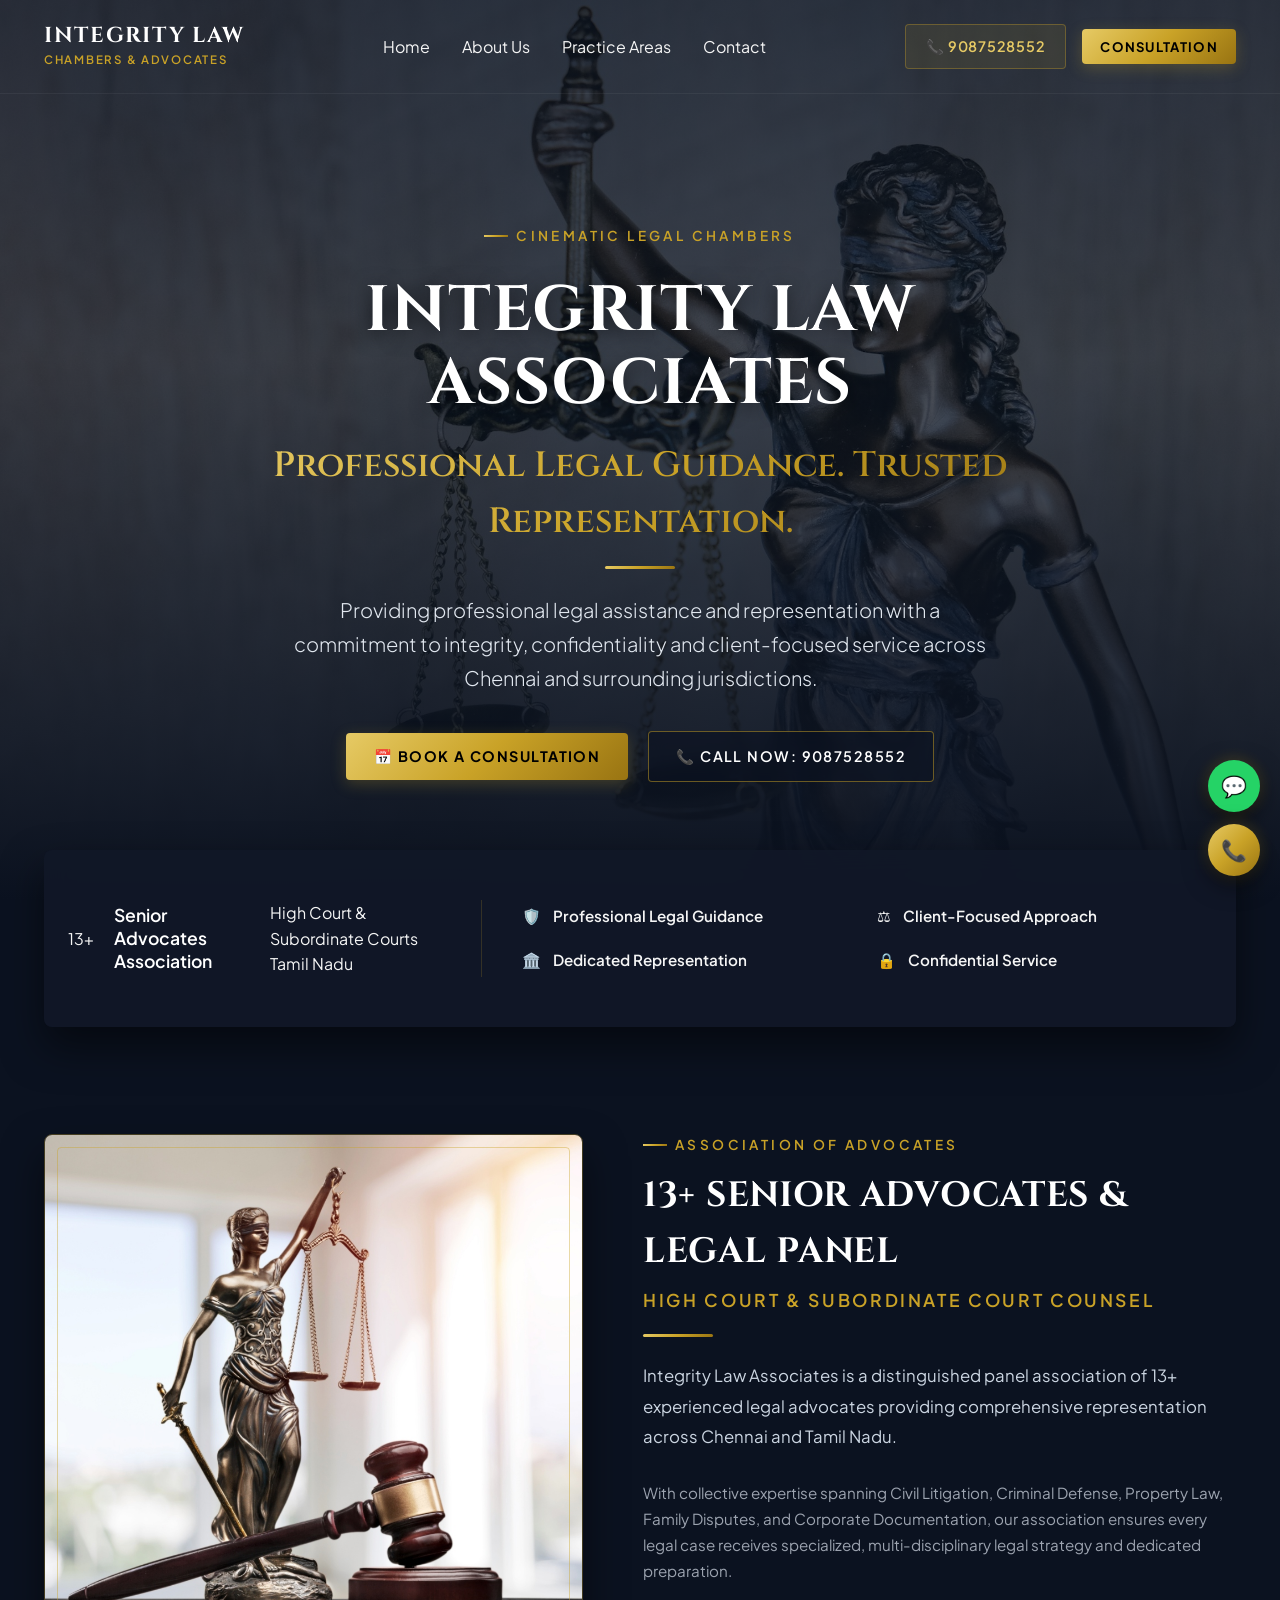
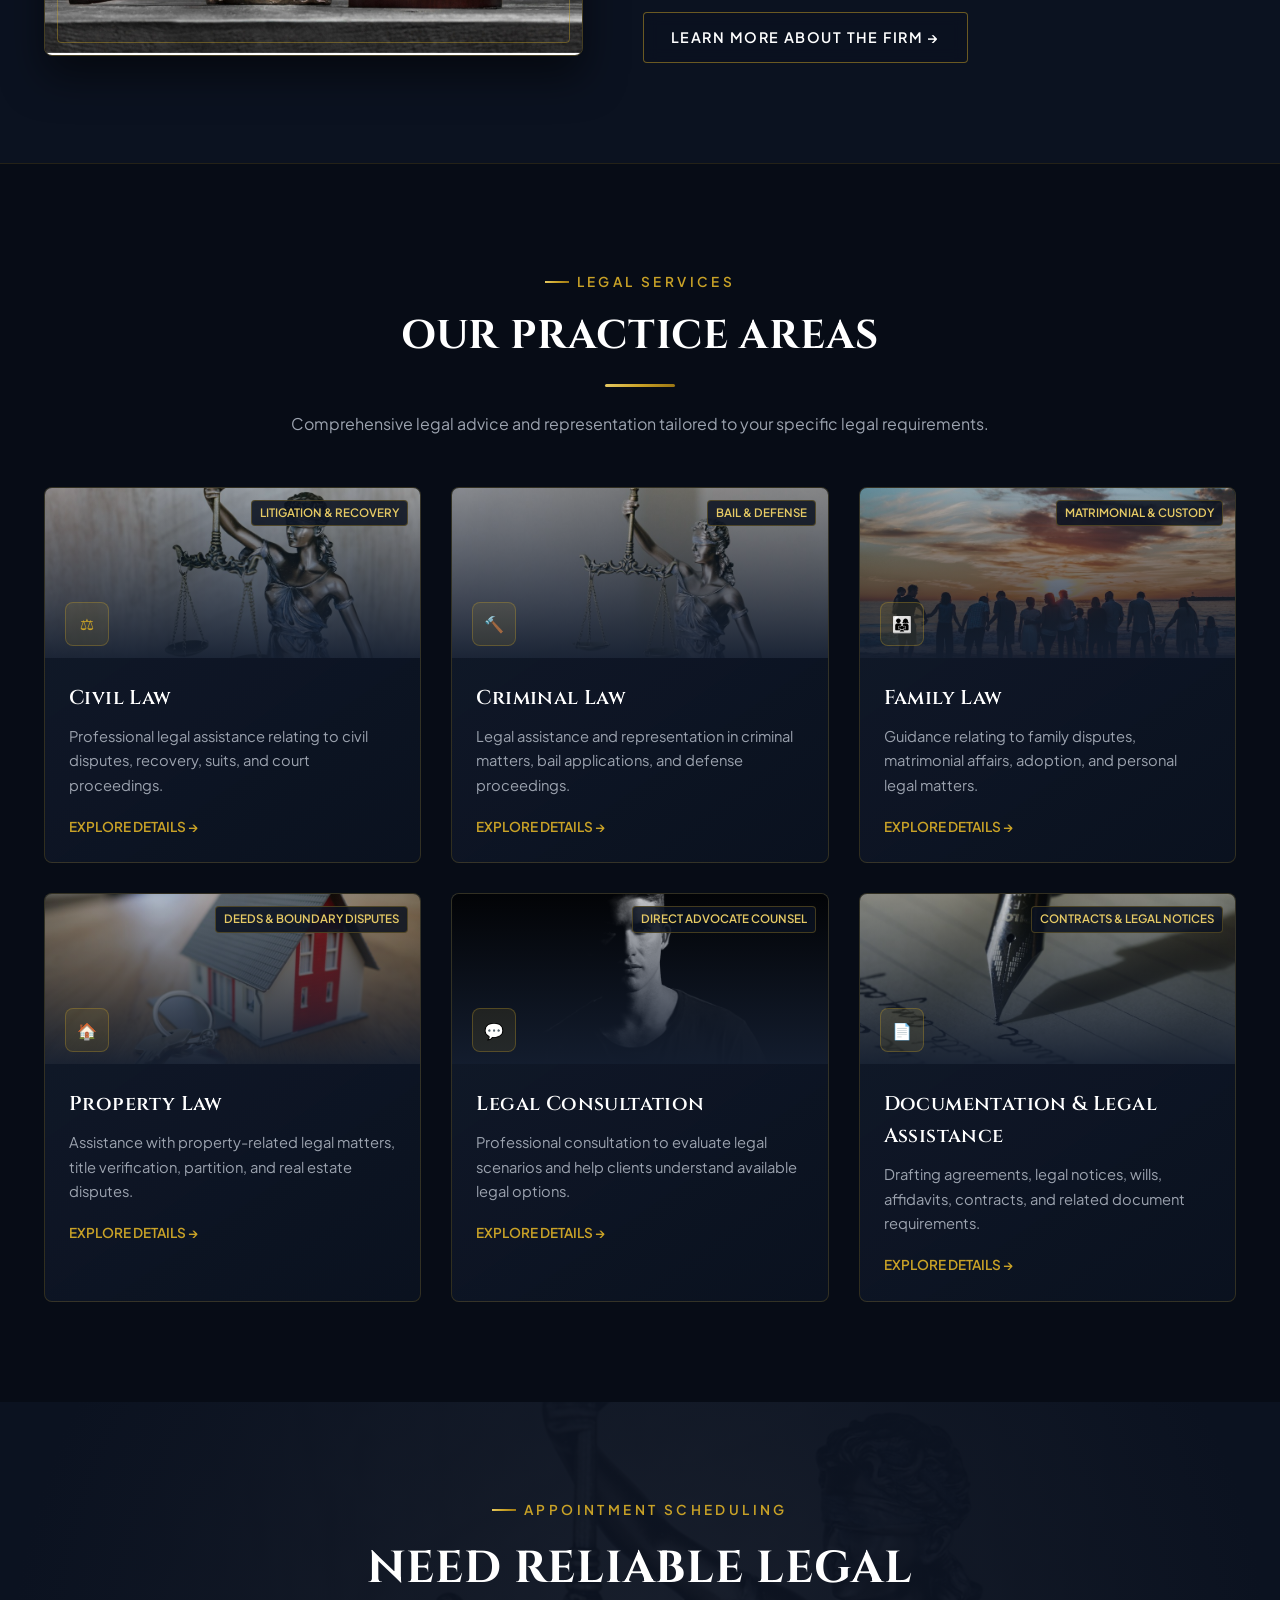
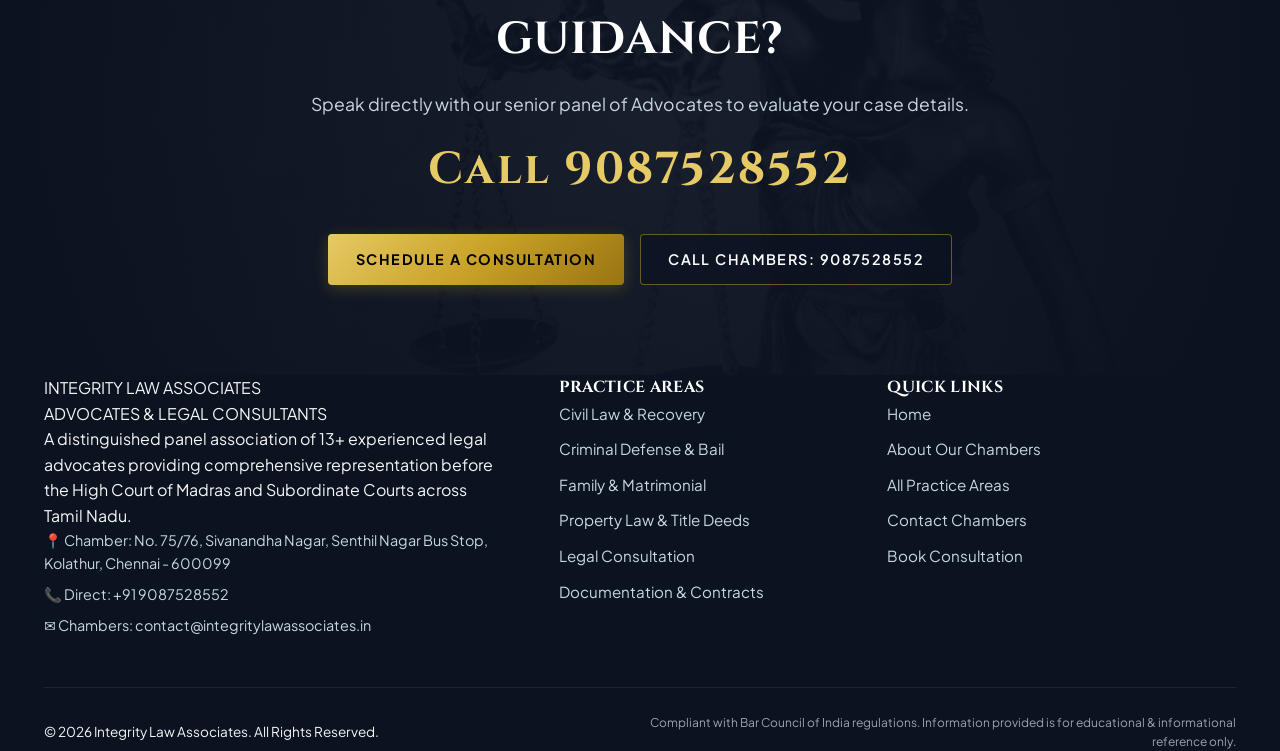
<file: index.html>
<!DOCTYPE html>
<html lang="en">
<head>
  <meta charset="UTF-8">
  <meta name="viewport" content="width=device-width, initial-scale=1.0">
  <title>Home | Integrity Law Associates</title>
  <meta name="description" content="Integrity Law Associates - Panel of 13+ Senior Advocates & Legal Counsel in Chennai, Tamil Nadu.">
  <link rel="preconnect" href="https://fonts.googleapis.com">
  <link rel="preconnect" href="https://fonts.gstatic.com" crossorigin>
  <link href="https://fonts.googleapis.com/css2?family=Cinzel:wght@600;700;800&family=Plus+Jakarta+Sans:wght@300;400;500;600;700&display=swap" rel="stylesheet">
  <link rel="stylesheet" href="style.css">
</head>
<body>
  
  <nav class="navbar">
    <div class="container nav-container">
      <a href="index.html" class="brand-logo">
        <span class="brand-title">INTEGRITY LAW</span>
        <span class="brand-sub">CHAMBERS & ADVOCATES</span>
      </a>
      <ul class="nav-links">
        <li><a href="index.html">Home</a></li>
        <li><a href="about.html">About Us</a></li>
        <li><a href="practice-areas.html">Practice Areas</a></li>
        <li><a href="contact.html">Contact</a></li>
      </ul>
      <div style="display:flex;align-items:center;gap:16px;">
        <a href="tel:9087528552" class="phone-badge" style="display:flex;align-items:center;gap:8px;color:#e6ca65;font-size:0.9rem;font-weight:600;">
          📞 9087528552
        </a>
        <button class="btn-primary open-modal-btn" style="padding:9px 18px;font-size:0.82rem;">
          CONSULTATION
        </button>
        <button class="mobile-menu-btn" aria-label="Toggle navigation menu">
          ☰
        </button>
      </div>
    </div>
  </nav>

  <main>
    
  <!-- 1. FULL-SCREEN CINEMATIC HERO -->
  <section class="hero-wrapper">
    <img src="hero.jpg" alt="Integrity Law Associates Chamber" class="hero-bg">
    <div class="hero-overlay"></div>

    <div class="container hero-content">
      <div class="section-tag">CINEMATIC LEGAL CHAMBERS</div>
      <h1 class="hero-heading">INTEGRITY LAW ASSOCIATES</h1>
      <div class="gold-gradient-text" style="font-size:clamp(1.4rem, 2.8vw, 2.2rem);font-family:var(--font-heading);font-weight:600;">
        Professional Legal Guidance. Trusted Representation.
      </div>
      <div class="gold-divider center"></div>
      <p class="hero-subtext">
        Providing professional legal assistance and representation with a commitment to integrity, confidentiality and client-focused service across Chennai and surrounding jurisdictions.
      </p>
      <div class="hero-buttons">
        <button class="btn-primary open-modal-btn">📅 BOOK A CONSULTATION</button>
        <a href="tel:9087528552" class="btn-outline">📞 CALL NOW: 9087528552</a>
      </div>
    </div>
  </section>

  <!-- 2. STATS & PILLARS BAR -->
  <div class="container">
    <div class="stats-bar">
      <div class="container">
        <div class="stats-grid">
          <div class="stat-main">
            <div class="stat-number">13+</div>
            <div class="stat-label">Senior Advocates Association</div>
            <div class="stat-sub">High Court & Subordinate Courts Tamil Nadu</div>
          </div>
          <div class="features-list-inline">
            <div class="feature-pill">🛡️ <span>Professional Legal Guidance</span></div>
            <div class="feature-pill">⚖️ <span>Client-Focused Approach</span></div>
            <div class="feature-pill">🏛️ <span>Dedicated Representation</span></div>
            <div class="feature-pill">🔒 <span>Confidential Service</span></div>
          </div>
        </div>
      </div>
    </div>
  </div>

  <!-- 3. ADVOCATES ASSOCIATION OVERVIEW -->
  <section class="section-padding" style="background:#0b1220;">
    <div class="container">
      <div class="advocate-section">
        <div class="advocate-img-wrapper">
          <div class="advocate-img-frame">
            <img src="lady-justice.jpg" alt="Integrity Law Associates - Lady Justice Statue & Gavel" class="advocate-img">
          </div>
        </div>
        <div class="advocate-details">
          <div class="section-tag">ASSOCIATION OF ADVOCATES</div>
          <h2>13+ SENIOR ADVOCATES & LEGAL PANEL</h2>
          <div class="advocate-qualification">HIGH COURT & SUBORDINATE COURT COUNSEL</div>
          <div class="gold-divider"></div>
          <p class="advocate-text">
            Integrity Law Associates is a distinguished panel association of 13+ experienced legal advocates providing comprehensive representation across Chennai and Tamil Nadu.
          </p>
          <p style="color:#9ca3af;font-size:0.95rem;line-height:1.7;margin-bottom:28px;">
            With collective expertise spanning Civil Litigation, Criminal Defense, Property Law, Family Disputes, and Corporate Documentation, our association ensures every legal case receives specialized, multi-disciplinary legal strategy and dedicated preparation.
          </p>
          <a href="about.html" class="btn-outline">LEARN MORE ABOUT THE FIRM →</a>
        </div>
      </div>
    </div>
  </section>

  <!-- 4. PRACTICE AREAS GRID (WITH 6 DISTINCT TOPIC IMAGES) -->
  <section class="section-padding" style="background:#070c16;border-top:1px solid rgba(201,162,39,0.15);">
    <div class="container">
      <div style="text-align:center;max-width:700px;margin:0 auto 50px auto;">
        <div class="section-tag" style="justify-content:center;">LEGAL SERVICES</div>
        <h2 style="font-size:2.5rem;margin-bottom:12px;">OUR PRACTICE AREAS</h2>
        <div class="gold-divider center"></div>
        <p style="color:#9ca3af;">
          Comprehensive legal advice and representation tailored to your specific legal requirements.
        </p>
      </div>

      <div class="grid-3">
        <!-- Card 1: Civil Law -->
        <div class="card-law" style="padding:0;overflow:hidden;">
          <div style="position:relative;height:170px;overflow:hidden;">
            <img src="practice-civil.jpg" alt="Civil Law" style="width:100%;height:100%;object-fit:cover;">
            <div style="position:absolute;inset:0;background:linear-gradient(180deg, rgba(11,18,32,0.2) 0%, rgba(20,30,48,0.95) 100%);"></div>
            <div style="position:absolute;top:12px;right:12px;background:rgba(11,18,32,0.85);border:1px solid rgba(201,162,39,0.3);padding:3px 8px;border-radius:4px;font-size:0.72rem;color:#e6ca65;font-weight:600;">LITIGATION & RECOVERY</div>
            <div class="card-icon" style="position:absolute;bottom:12px;left:20px;margin:0;width:44px;height:44px;">⚖️</div>
          </div>
          <div style="padding:24px;">
            <h3 class="card-title" style="font-size:1.25rem;margin-bottom:10px;">Civil Law</h3>
            <p class="card-desc" style="margin-bottom:16px;font-size:0.92rem;">
              Professional legal assistance relating to civil disputes, recovery, suits, and court proceedings.
            </p>
            <a href="civil-law.html" style="display:inline-flex;align-items:center;gap:6px;color:#c9a227;font-size:0.85rem;font-weight:600;">EXPLORE DETAILS →</a>
          </div>
        </div>

        <!-- Card 2: Criminal Law -->
        <div class="card-law" style="padding:0;overflow:hidden;">
          <div style="position:relative;height:170px;overflow:hidden;">
            <img src="practice-criminal.jpg" alt="Criminal Law" style="width:100%;height:100%;object-fit:cover;">
            <div style="position:absolute;inset:0;background:linear-gradient(180deg, rgba(11,18,32,0.2) 0%, rgba(20,30,48,0.95) 100%);"></div>
            <div style="position:absolute;top:12px;right:12px;background:rgba(11,18,32,0.85);border:1px solid rgba(201,162,39,0.3);padding:3px 8px;border-radius:4px;font-size:0.72rem;color:#e6ca65;font-weight:600;">BAIL & DEFENSE</div>
            <div class="card-icon" style="position:absolute;bottom:12px;left:20px;margin:0;width:44px;height:44px;">🔨</div>
          </div>
          <div style="padding:24px;">
            <h3 class="card-title" style="font-size:1.25rem;margin-bottom:10px;">Criminal Law</h3>
            <p class="card-desc" style="margin-bottom:16px;font-size:0.92rem;">
              Legal assistance and representation in criminal matters, bail applications, and defense proceedings.
            </p>
            <a href="criminal-law.html" style="display:inline-flex;align-items:center;gap:6px;color:#c9a227;font-size:0.85rem;font-weight:600;">EXPLORE DETAILS →</a>
          </div>
        </div>

        <!-- Card 3: Family Law -->
        <div class="card-law" style="padding:0;overflow:hidden;">
          <div style="position:relative;height:170px;overflow:hidden;">
            <img src="practice-family.jpg" alt="Family Law" style="width:100%;height:100%;object-fit:cover;">
            <div style="position:absolute;inset:0;background:linear-gradient(180deg, rgba(11,18,32,0.2) 0%, rgba(20,30,48,0.95) 100%);"></div>
            <div style="position:absolute;top:12px;right:12px;background:rgba(11,18,32,0.85);border:1px solid rgba(201,162,39,0.3);padding:3px 8px;border-radius:4px;font-size:0.72rem;color:#e6ca65;font-weight:600;">MATRIMONIAL & CUSTODY</div>
            <div class="card-icon" style="position:absolute;bottom:12px;left:20px;margin:0;width:44px;height:44px;">👨‍👩‍👧</div>
          </div>
          <div style="padding:24px;">
            <h3 class="card-title" style="font-size:1.25rem;margin-bottom:10px;">Family Law</h3>
            <p class="card-desc" style="margin-bottom:16px;font-size:0.92rem;">
              Guidance relating to family disputes, matrimonial affairs, adoption, and personal legal matters.
            </p>
            <a href="family-law.html" style="display:inline-flex;align-items:center;gap:6px;color:#c9a227;font-size:0.85rem;font-weight:600;">EXPLORE DETAILS →</a>
          </div>
        </div>

        <!-- Card 4: Property Law -->
        <div class="card-law" style="padding:0;overflow:hidden;">
          <div style="position:relative;height:170px;overflow:hidden;">
            <img src="practice-property.jpg" alt="Property Law" style="width:100%;height:100%;object-fit:cover;">
            <div style="position:absolute;inset:0;background:linear-gradient(180deg, rgba(11,18,32,0.2) 0%, rgba(20,30,48,0.95) 100%);"></div>
            <div style="position:absolute;top:12px;right:12px;background:rgba(11,18,32,0.85);border:1px solid rgba(201,162,39,0.3);padding:3px 8px;border-radius:4px;font-size:0.72rem;color:#e6ca65;font-weight:600;">DEEDS & BOUNDARY DISPUTES</div>
            <div class="card-icon" style="position:absolute;bottom:12px;left:20px;margin:0;width:44px;height:44px;">🏠</div>
          </div>
          <div style="padding:24px;">
            <h3 class="card-title" style="font-size:1.25rem;margin-bottom:10px;">Property Law</h3>
            <p class="card-desc" style="margin-bottom:16px;font-size:0.92rem;">
              Assistance with property-related legal matters, title verification, partition, and real estate disputes.
            </p>
            <a href="property-law.html" style="display:inline-flex;align-items:center;gap:6px;color:#c9a227;font-size:0.85rem;font-weight:600;">EXPLORE DETAILS →</a>
          </div>
        </div>

        <!-- Card 5: Legal Consultation -->
        <div class="card-law" style="padding:0;overflow:hidden;">
          <div style="position:relative;height:170px;overflow:hidden;">
            <img src="practice-consultation.jpg" alt="Legal Consultation" style="width:100%;height:100%;object-fit:cover;">
            <div style="position:absolute;inset:0;background:linear-gradient(180deg, rgba(11,18,32,0.2) 0%, rgba(20,30,48,0.95) 100%);"></div>
            <div style="position:absolute;top:12px;right:12px;background:rgba(11,18,32,0.85);border:1px solid rgba(201,162,39,0.3);padding:3px 8px;border-radius:4px;font-size:0.72rem;color:#e6ca65;font-weight:600;">DIRECT ADVOCATE COUNSEL</div>
            <div class="card-icon" style="position:absolute;bottom:12px;left:20px;margin:0;width:44px;height:44px;">💬</div>
          </div>
          <div style="padding:24px;">
            <h3 class="card-title" style="font-size:1.25rem;margin-bottom:10px;">Legal Consultation</h3>
            <p class="card-desc" style="margin-bottom:16px;font-size:0.92rem;">
              Professional consultation to evaluate legal scenarios and help clients understand available legal options.
            </p>
            <a href="legal-consultation.html" style="display:inline-flex;align-items:center;gap:6px;color:#c9a227;font-size:0.85rem;font-weight:600;">EXPLORE DETAILS →</a>
          </div>
        </div>

        <!-- Card 6: Documentation & Legal Assistance -->
        <div class="card-law" style="padding:0;overflow:hidden;">
          <div style="position:relative;height:170px;overflow:hidden;">
            <img src="practice-documentation.jpg" alt="Documentation & Legal Assistance" style="width:100%;height:100%;object-fit:cover;">
            <div style="position:absolute;inset:0;background:linear-gradient(180deg, rgba(11,18,32,0.2) 0%, rgba(20,30,48,0.95) 100%);"></div>
            <div style="position:absolute;top:12px;right:12px;background:rgba(11,18,32,0.85);border:1px solid rgba(201,162,39,0.3);padding:3px 8px;border-radius:4px;font-size:0.72rem;color:#e6ca65;font-weight:600;">CONTRACTS & LEGAL NOTICES</div>
            <div class="card-icon" style="position:absolute;bottom:12px;left:20px;margin:0;width:44px;height:44px;">📄</div>
          </div>
          <div style="padding:24px;">
            <h3 class="card-title" style="font-size:1.25rem;margin-bottom:10px;">Documentation & Legal Assistance</h3>
            <p class="card-desc" style="margin-bottom:16px;font-size:0.92rem;">
              Drafting agreements, legal notices, wills, affidavits, contracts, and related document requirements.
            </p>
            <a href="documentation.html" style="display:inline-flex;align-items:center;gap:6px;color:#c9a227;font-size:0.85rem;font-weight:600;">EXPLORE DETAILS →</a>
          </div>
        </div>
      </div>
    </div>
  </section>

  <!-- 5. CALL TO ACTION BANNER -->
  <section class="cta-banner">
    <img src="cta-bg.jpg" alt="Legal Consultation Lounge" class="cta-bg">
    <div class="cta-overlay"></div>
    <div class="cta-content">
      <div class="section-tag" style="justify-content:center;">APPOINTMENT SCHEDULING</div>
      <h2 style="font-size:clamp(1.8rem, 3.5vw, 3rem);margin-bottom:14px;">
        NEED RELIABLE LEGAL GUIDANCE?
      </h2>
      <p style="font-size:1.1rem;color:#cbd5e1;margin-bottom:10px;">
        Speak directly with our senior panel of Advocates to evaluate your case details.
      </p>
      <div class="cta-phone-large" style="margin:16px 0 28px 0;">
        Call 9087528552
      </div>
      <div style="display:flex;gap:16px;justify-content:center;flex-wrap:wrap;">
        <button class="btn-primary open-modal-btn">SCHEDULE A CONSULTATION</button>
        <a href="tel:9087528552" class="btn-outline">CALL CHAMBERS: 9087528552</a>
      </div>
    </div>
  </section>

  </main>
  
  <footer class="footer-main">
    <div class="container">
      <div class="footer-grid">
        <div>
          <div class="footer-brand-title">INTEGRITY LAW ASSOCIATES</div>
          <div class="footer-brand-sub">ADVOCATES & LEGAL CONSULTANTS</div>
          <p class="footer-desc">
            A distinguished panel association of 13+ experienced legal advocates providing comprehensive representation before the High Court of Madras and Subordinate Courts across Tamil Nadu.
          </p>
          <div style="display:flex;flex-direction:column;gap:8px;font-size:0.9rem;color:#cbd5e1;">
            <div>📍 Chamber: No. 75/76, Sivanandha Nagar, Senthil Nagar Bus Stop, Kolathur, Chennai - 600099</div>
            <div>📞 Direct: +91 9087528552</div>
            <div>✉️ Chambers: contact@integritylawassociates.in</div>
          </div>
        </div>

        <div>
          <h4 class="footer-heading">PRACTICE AREAS</h4>
          <ul class="footer-links">
            <li><a href="civil-law.html">Civil Law & Recovery</a></li>
            <li><a href="criminal-law.html">Criminal Defense & Bail</a></li>
            <li><a href="family-law.html">Family & Matrimonial</a></li>
            <li><a href="property-law.html">Property Law & Title Deeds</a></li>
            <li><a href="legal-consultation.html">Legal Consultation</a></li>
            <li><a href="documentation.html">Documentation & Contracts</a></li>
          </ul>
        </div>

        <div>
          <h4 class="footer-heading">QUICK LINKS</h4>
          <ul class="footer-links">
            <li><a href="index.html">Home</a></li>
            <li><a href="about.html">About Our Chambers</a></li>
            <li><a href="practice-areas.html">All Practice Areas</a></li>
            <li><a href="contact.html">Contact Chambers</a></li>
            <li><a href="#" class="open-modal-btn">Book Consultation</a></li>
          </ul>
        </div>
      </div>

      <div class="footer-bottom">
        <div>© 2026 Integrity Law Associates. All Rights Reserved.</div>
        <div style="color:#9ca3af;font-size:0.75rem;max-width:600px;text-align:right;">
          Compliant with Bar Council of India regulations. Information provided is for educational & informational reference only.
        </div>
      </div>
    </div>
  </footer>

  <!-- Floating Quick Actions -->
  <div class="floating-actions">
    <a href="https://wa.me/919087528552?text=Hello%20Integrity%20Law%20Associates,%20I%20would%20like%20to%20inquire%20about%20legal%20consultation." target="_blank" rel="noopener" class="floating-btn btn-whatsapp-float" title="Chat on WhatsApp">
      💬
    </a>
    <a href="tel:9087528552" class="floating-btn btn-call-float" title="Call Chambers">
      📞
    </a>
  </div>

  <!-- Consultation Modal -->
  <div id="consultationModal" class="modal-backdrop" style="display:none;">
    <div class="modal-content">
      <button class="modal-close">&times;</button>
      <div class="section-tag">DIRECT ADVOCATE APPOINTMENT</div>
      <h3 style="font-size:1.6rem;color:#fff;margin-bottom:8px;">Book Legal Consultation</h3>
      <p style="color:#9ca3af;font-size:0.9rem;margin-bottom:24px;">
        Schedule a confidential case assessment with our senior panel of advocates in Chennai.
      </p>

      <form id="consultationForm">
        <div style="margin-bottom:16px;">
          <label style="display:block;font-size:0.85rem;color:#cbd5e1;margin-bottom:6px;">FULL NAME *</label>
          <input type="text" name="fullName" required placeholder="Enter your full name" style="width:100%;padding:12px 14px;background:#0b1220;border:1px solid rgba(201,162,39,0.3);color:#fff;border-radius:4px;">
        </div>
        <div style="margin-bottom:16px;">
          <label style="display:block;font-size:0.85rem;color:#cbd5e1;margin-bottom:6px;">PHONE NUMBER *</label>
          <input type="tel" name="phone" required placeholder="Your 10-digit mobile number" style="width:100%;padding:12px 14px;background:#0b1220;border:1px solid rgba(201,162,39,0.3);color:#fff;border-radius:4px;">
        </div>
        <div style="margin-bottom:16px;">
          <label style="display:block;font-size:0.85rem;color:#cbd5e1;margin-bottom:6px;">PRACTICE AREA *</label>
          <select name="practiceArea" style="width:100%;padding:12px 14px;background:#0b1220;border:1px solid rgba(201,162,39,0.3);color:#fff;border-radius:4px;">
            <option value="Civil Law & Property Disputes">Civil Law & Property Disputes</option>
            <option value="Criminal Law & Bail Matters">Criminal Law & Bail Matters</option>
            <option value="Family & Matrimonial Disputes">Family & Matrimonial Disputes</option>
            <option value="Property Verification & Land Litigation">Property Verification & Land Litigation</option>
            <option value="Direct Legal Consultation">Direct Legal Consultation</option>
            <option value="Documentation & Agreement Drafting">Documentation & Agreement Drafting</option>
          </select>
        </div>
        <div style="margin-bottom:24px;">
          <label style="display:block;font-size:0.85rem;color:#cbd5e1;margin-bottom:6px;">BRIEF SUMMARY OF LEGAL MATTER</label>
          <textarea name="summary" rows="3" placeholder="Briefly describe your situation..." style="width:100%;padding:12px 14px;background:#0b1220;border:1px solid rgba(201,162,39,0.3);color:#fff;border-radius:4px;"></textarea>
        </div>
        <button type="submit" class="btn-primary" style="width:100%;justify-content:center;padding:14px;">
          CONFIRM & PROCEED VIA WHATSAPP / CALL
        </button>
      </form>
    </div>
  </div>

  <script src="script.js"></script>

</body>
</html>
</file>
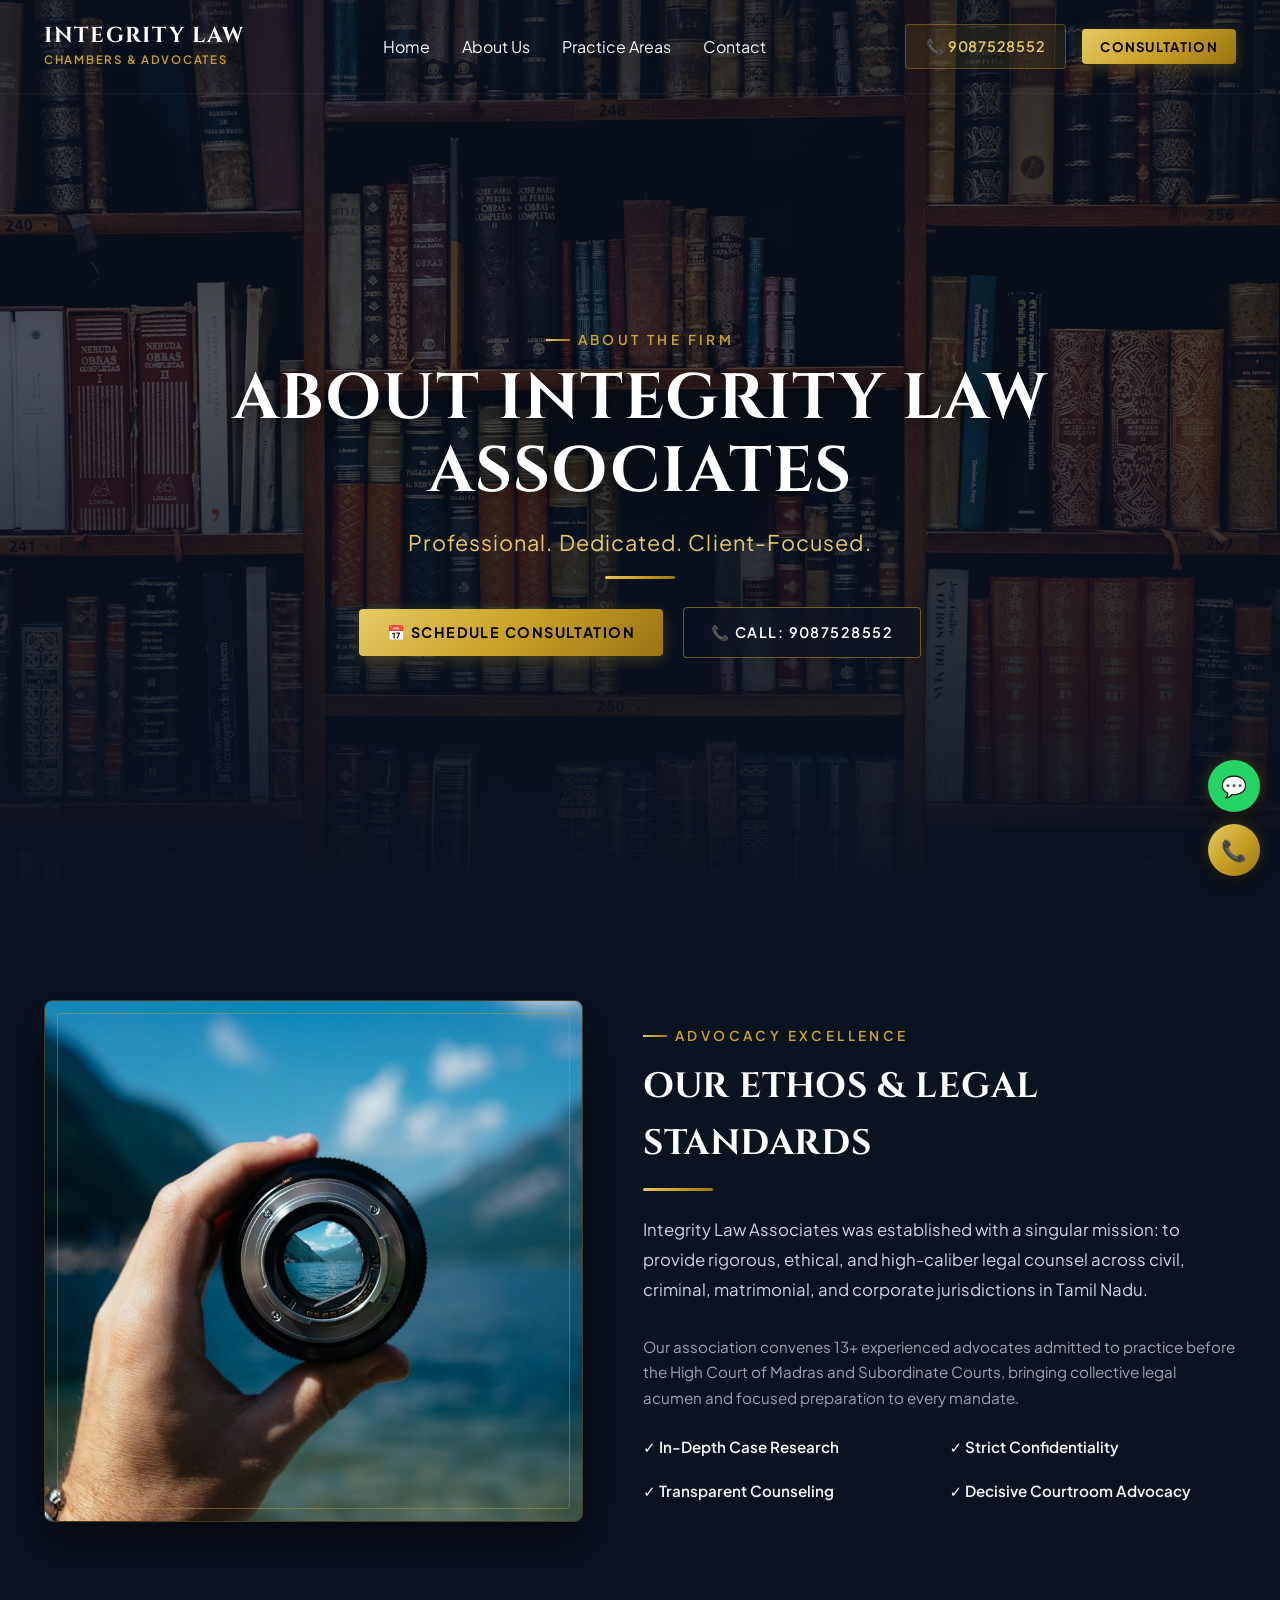
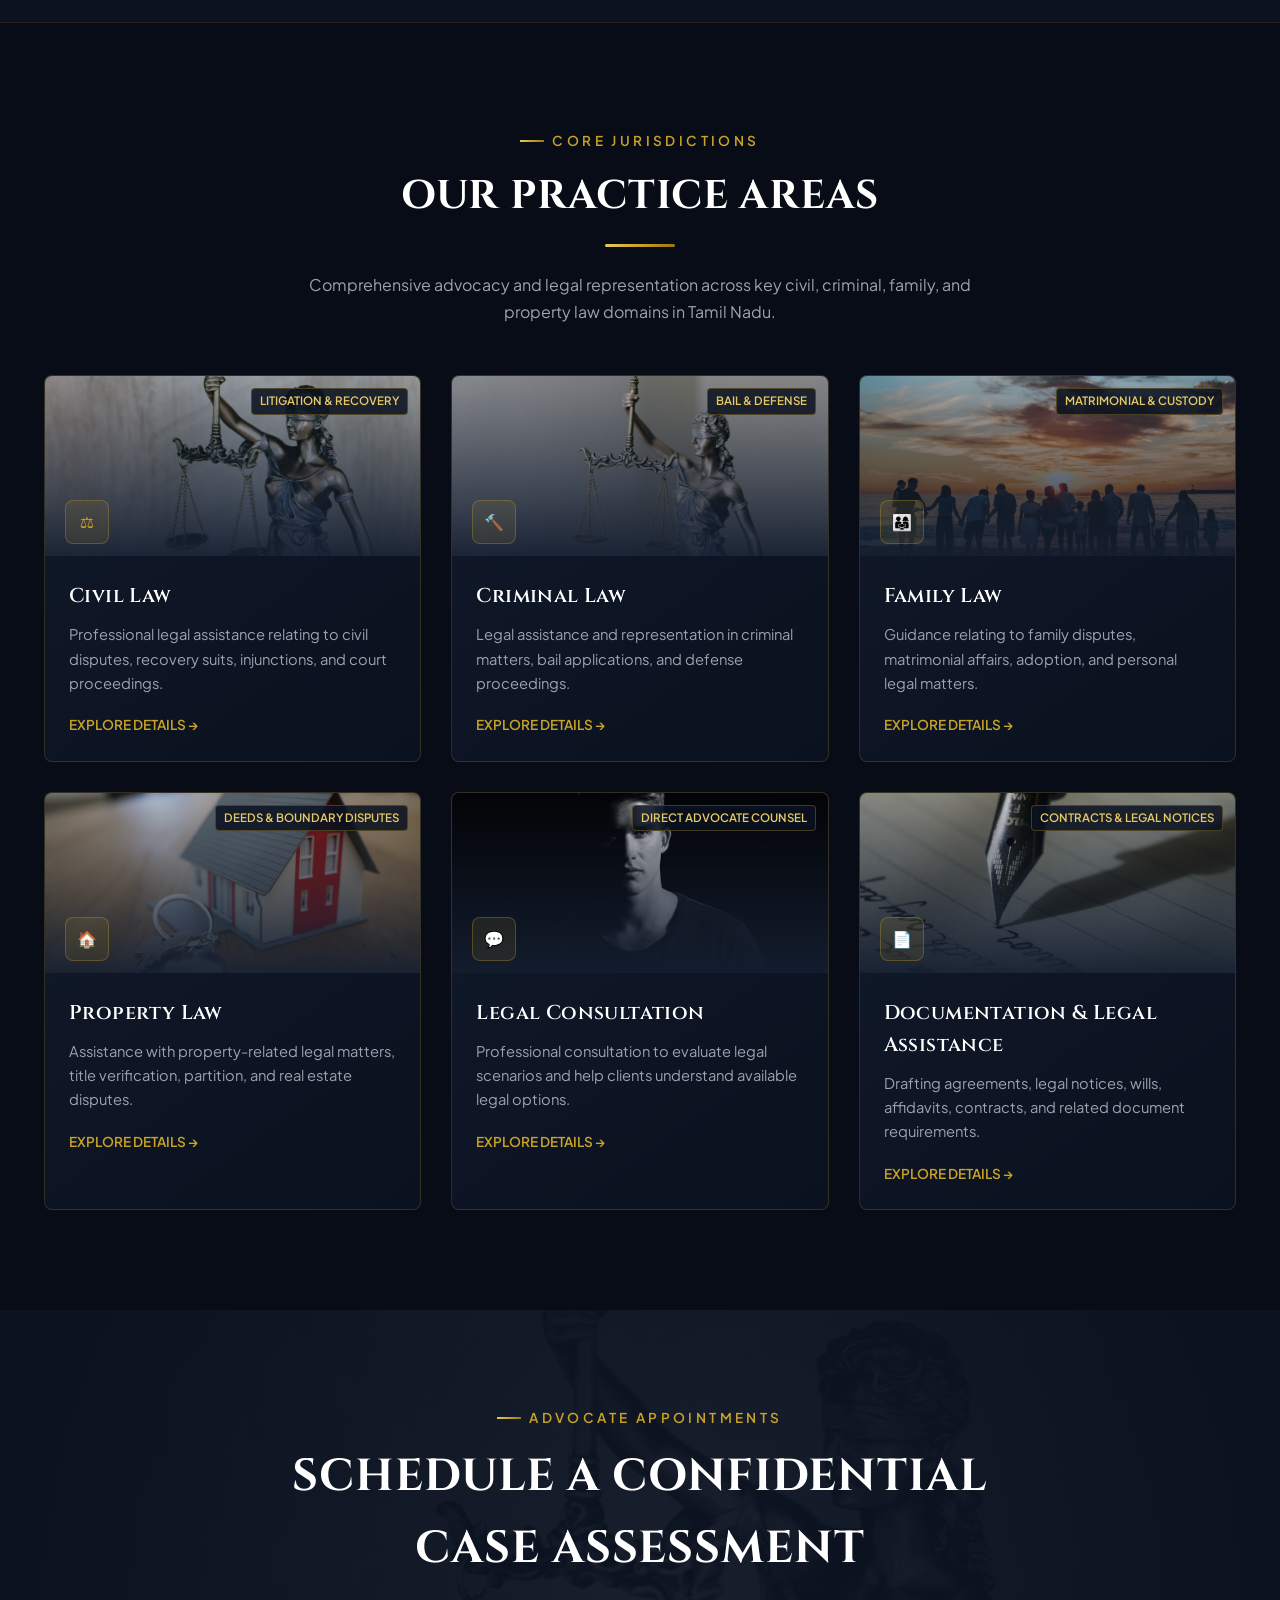
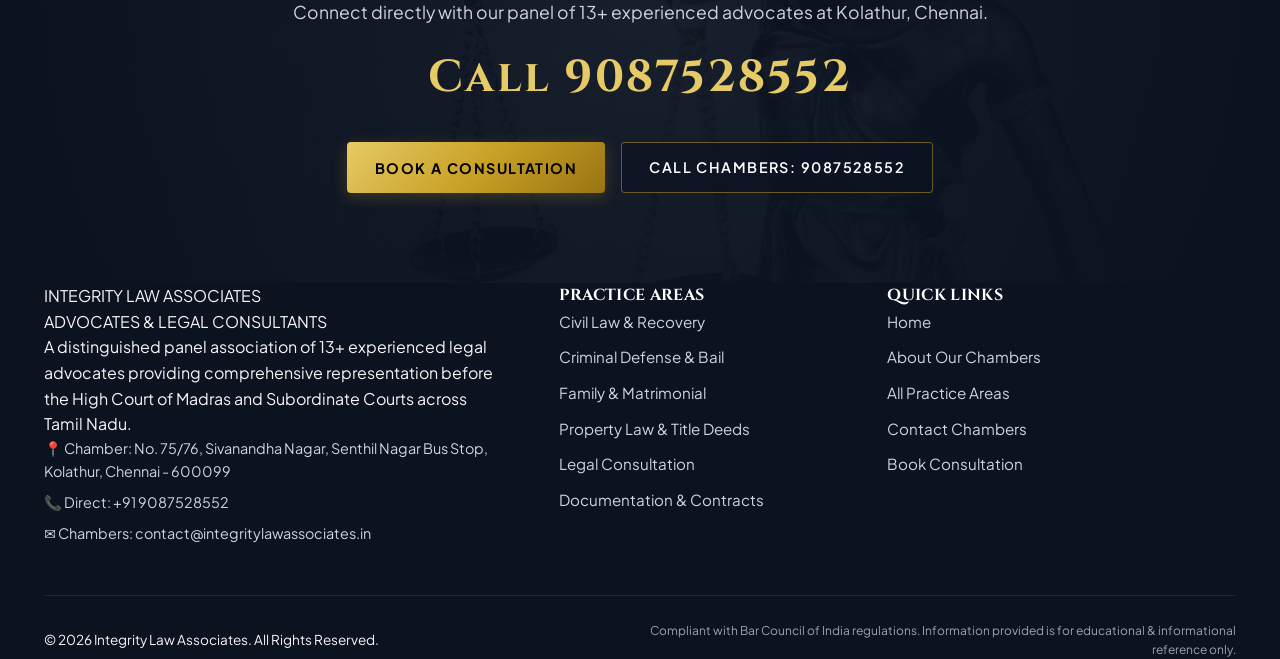
<file: about.html>
<!DOCTYPE html>
<html lang="en">
<head>
  <meta charset="UTF-8">
  <meta name="viewport" content="width=device-width, initial-scale=1.0">
  <title>About Us | Integrity Law Associates</title>
  <meta name="description" content="Integrity Law Associates - Panel of 13+ Senior Advocates & Legal Counsel in Chennai, Tamil Nadu.">
  <link rel="preconnect" href="https://fonts.googleapis.com">
  <link rel="preconnect" href="https://fonts.gstatic.com" crossorigin>
  <link href="https://fonts.googleapis.com/css2?family=Cinzel:wght@600;700;800&family=Plus+Jakarta+Sans:wght@300;400;500;600;700&display=swap" rel="stylesheet">
  <link rel="stylesheet" href="style.css">
</head>
<body>
  
  <nav class="navbar">
    <div class="container nav-container">
      <a href="index.html" class="brand-logo">
        <span class="brand-title">INTEGRITY LAW</span>
        <span class="brand-sub">CHAMBERS & ADVOCATES</span>
      </a>
      <ul class="nav-links">
        <li><a href="index.html">Home</a></li>
        <li><a href="about.html">About Us</a></li>
        <li><a href="practice-areas.html">Practice Areas</a></li>
        <li><a href="contact.html">Contact</a></li>
      </ul>
      <div style="display:flex;align-items:center;gap:16px;">
        <a href="tel:9087528552" class="phone-badge" style="display:flex;align-items:center;gap:8px;color:#e6ca65;font-size:0.9rem;font-weight:600;">
          📞 9087528552
        </a>
        <button class="btn-primary open-modal-btn" style="padding:9px 18px;font-size:0.82rem;">
          CONSULTATION
        </button>
        <button class="mobile-menu-btn" aria-label="Toggle navigation menu">
          ☰
        </button>
      </div>
    </div>
  </nav>

  <main>
    
  <section class="page-hero">
    <img src="about-hero.jpg" alt="Integrity Law Library & Chambers" class="hero-bg">
    <div class="hero-overlay"></div>
    <div class="container page-hero-content">
      <div class="section-tag">ABOUT THE FIRM</div>
      <h1 class="page-hero-title">ABOUT INTEGRITY LAW ASSOCIATES</h1>
      <div class="page-hero-sub">Professional. Dedicated. Client-Focused.</div>
      <div class="gold-divider center"></div>
      <div class="hero-buttons" style="margin-top:28px;">
        <button class="btn-primary open-modal-btn">📅 SCHEDULE CONSULTATION</button>
        <a href="tel:9087528552" class="btn-outline">📞 CALL: 9087528552</a>
      </div>
    </div>
  </section>

  <section class="section-padding" style="background:#0b1220;">
    <div class="container">
      <div class="advocate-section">
        <div class="advocate-img-wrapper">
          <div class="advocate-img-frame">
            <img src="firm-split.jpg" alt="Law Chamber Reference Books" class="advocate-img">
          </div>
        </div>
        <div class="advocate-details">
          <div class="section-tag">ADVOCACY EXCELLENCE</div>
          <h2>OUR ETHOS & LEGAL STANDARDS</h2>
          <div class="gold-divider"></div>
          <p class="advocate-text">
            Integrity Law Associates was established with a singular mission: to provide rigorous, ethical, and high-caliber legal counsel across civil, criminal, matrimonial, and corporate jurisdictions in Tamil Nadu.
          </p>
          <p style="color:#9ca3af;font-size:0.95rem;line-height:1.7;margin-bottom:24px;">
            Our association convenes 13+ experienced advocates admitted to practice before the High Court of Madras and Subordinate Courts, bringing collective legal acumen and focused preparation to every mandate.
          </p>
          <div class="features-list-inline">
            <div class="feature-pill">✓ In-Depth Case Research</div>
            <div class="feature-pill">✓ Strict Confidentiality</div>
            <div class="feature-pill">✓ Transparent Counseling</div>
            <div class="feature-pill">✓ Decisive Courtroom Advocacy</div>
          </div>
        </div>
      </div>
    </div>
  </section>

  <!-- 3. OUR PRACTICE AREAS (WITH TOPIC-ACCURATE IMAGES) -->
  <section class="section-padding" style="background:#070c16;border-top:1px solid rgba(201,162,39,0.15);">
    <div class="container">
      <div style="text-align:center;max-width:720px;margin:0 auto 50px auto;">
        <div class="section-tag" style="justify-content:center;">CORE JURISDICTIONS</div>
        <h2 style="font-size:2.5rem;margin-bottom:12px;">OUR PRACTICE AREAS</h2>
        <div class="gold-divider center"></div>
        <p style="color:#9ca3af;font-size:1rem;line-height:1.7;">
          Comprehensive advocacy and legal representation across key civil, criminal, family, and property law domains in Tamil Nadu.
        </p>
      </div>

      <div class="grid-3">
        <!-- Card 1: Civil Law -->
        <div class="card-law" style="padding:0;overflow:hidden;">
          <div style="position:relative;height:180px;overflow:hidden;">
            <img src="practice-civil.jpg" alt="Civil Law" style="width:100%;height:100%;object-fit:cover;">
            <div style="position:absolute;inset:0;background:linear-gradient(180deg, rgba(11,18,32,0.2) 0%, rgba(20,30,48,0.95) 100%);"></div>
            <div style="position:absolute;top:12px;right:12px;background:rgba(11,18,32,0.85);border:1px solid rgba(201,162,39,0.3);padding:3px 8px;border-radius:4px;font-size:0.72rem;color:#e6ca65;font-weight:600;">LITIGATION & RECOVERY</div>
            <div class="card-icon" style="position:absolute;bottom:12px;left:20px;margin:0;width:44px;height:44px;">⚖️</div>
          </div>
          <div style="padding:24px;">
            <h3 class="card-title" style="font-size:1.25rem;margin-bottom:10px;">Civil Law</h3>
            <p class="card-desc" style="margin-bottom:16px;font-size:0.92rem;">
              Professional legal assistance relating to civil disputes, recovery suits, injunctions, and court proceedings.
            </p>
            <a href="civil-law.html" style="display:inline-flex;align-items:center;gap:6px;color:#c9a227;font-size:0.85rem;font-weight:600;">EXPLORE DETAILS →</a>
          </div>
        </div>

        <!-- Card 2: Criminal Law -->
        <div class="card-law" style="padding:0;overflow:hidden;">
          <div style="position:relative;height:180px;overflow:hidden;">
            <img src="practice-criminal.jpg" alt="Criminal Law" style="width:100%;height:100%;object-fit:cover;">
            <div style="position:absolute;inset:0;background:linear-gradient(180deg, rgba(11,18,32,0.2) 0%, rgba(20,30,48,0.95) 100%);"></div>
            <div style="position:absolute;top:12px;right:12px;background:rgba(11,18,32,0.85);border:1px solid rgba(201,162,39,0.3);padding:3px 8px;border-radius:4px;font-size:0.72rem;color:#e6ca65;font-weight:600;">BAIL & DEFENSE</div>
            <div class="card-icon" style="position:absolute;bottom:12px;left:20px;margin:0;width:44px;height:44px;">🔨</div>
          </div>
          <div style="padding:24px;">
            <h3 class="card-title" style="font-size:1.25rem;margin-bottom:10px;">Criminal Law</h3>
            <p class="card-desc" style="margin-bottom:16px;font-size:0.92rem;">
              Legal assistance and representation in criminal matters, bail applications, and defense proceedings.
            </p>
            <a href="criminal-law.html" style="display:inline-flex;align-items:center;gap:6px;color:#c9a227;font-size:0.85rem;font-weight:600;">EXPLORE DETAILS →</a>
          </div>
        </div>

        <!-- Card 3: Family Law -->
        <div class="card-law" style="padding:0;overflow:hidden;">
          <div style="position:relative;height:180px;overflow:hidden;">
            <img src="practice-family.jpg" alt="Family Law" style="width:100%;height:100%;object-fit:cover;">
            <div style="position:absolute;inset:0;background:linear-gradient(180deg, rgba(11,18,32,0.2) 0%, rgba(20,30,48,0.95) 100%);"></div>
            <div style="position:absolute;top:12px;right:12px;background:rgba(11,18,32,0.85);border:1px solid rgba(201,162,39,0.3);padding:3px 8px;border-radius:4px;font-size:0.72rem;color:#e6ca65;font-weight:600;">MATRIMONIAL & CUSTODY</div>
            <div class="card-icon" style="position:absolute;bottom:12px;left:20px;margin:0;width:44px;height:44px;">👨‍👩‍👧</div>
          </div>
          <div style="padding:24px;">
            <h3 class="card-title" style="font-size:1.25rem;margin-bottom:10px;">Family Law</h3>
            <p class="card-desc" style="margin-bottom:16px;font-size:0.92rem;">
              Guidance relating to family disputes, matrimonial affairs, adoption, and personal legal matters.
            </p>
            <a href="family-law.html" style="display:inline-flex;align-items:center;gap:6px;color:#c9a227;font-size:0.85rem;font-weight:600;">EXPLORE DETAILS →</a>
          </div>
        </div>

        <!-- Card 4: Property Law -->
        <div class="card-law" style="padding:0;overflow:hidden;">
          <div style="position:relative;height:180px;overflow:hidden;">
            <img src="practice-property.jpg" alt="Property Law" style="width:100%;height:100%;object-fit:cover;">
            <div style="position:absolute;inset:0;background:linear-gradient(180deg, rgba(11,18,32,0.2) 0%, rgba(20,30,48,0.95) 100%);"></div>
            <div style="position:absolute;top:12px;right:12px;background:rgba(11,18,32,0.85);border:1px solid rgba(201,162,39,0.3);padding:3px 8px;border-radius:4px;font-size:0.72rem;color:#e6ca65;font-weight:600;">DEEDS & BOUNDARY DISPUTES</div>
            <div class="card-icon" style="position:absolute;bottom:12px;left:20px;margin:0;width:44px;height:44px;">🏠</div>
          </div>
          <div style="padding:24px;">
            <h3 class="card-title" style="font-size:1.25rem;margin-bottom:10px;">Property Law</h3>
            <p class="card-desc" style="margin-bottom:16px;font-size:0.92rem;">
              Assistance with property-related legal matters, title verification, partition, and real estate disputes.
            </p>
            <a href="property-law.html" style="display:inline-flex;align-items:center;gap:6px;color:#c9a227;font-size:0.85rem;font-weight:600;">EXPLORE DETAILS →</a>
          </div>
        </div>

        <!-- Card 5: Legal Consultation -->
        <div class="card-law" style="padding:0;overflow:hidden;">
          <div style="position:relative;height:180px;overflow:hidden;">
            <img src="practice-consultation.jpg" alt="Legal Consultation" style="width:100%;height:100%;object-fit:cover;">
            <div style="position:absolute;inset:0;background:linear-gradient(180deg, rgba(11,18,32,0.2) 0%, rgba(20,30,48,0.95) 100%);"></div>
            <div style="position:absolute;top:12px;right:12px;background:rgba(11,18,32,0.85);border:1px solid rgba(201,162,39,0.3);padding:3px 8px;border-radius:4px;font-size:0.72rem;color:#e6ca65;font-weight:600;">DIRECT ADVOCATE COUNSEL</div>
            <div class="card-icon" style="position:absolute;bottom:12px;left:20px;margin:0;width:44px;height:44px;">💬</div>
          </div>
          <div style="padding:24px;">
            <h3 class="card-title" style="font-size:1.25rem;margin-bottom:10px;">Legal Consultation</h3>
            <p class="card-desc" style="margin-bottom:16px;font-size:0.92rem;">
              Professional consultation to evaluate legal scenarios and help clients understand available legal options.
            </p>
            <a href="legal-consultation.html" style="display:inline-flex;align-items:center;gap:6px;color:#c9a227;font-size:0.85rem;font-weight:600;">EXPLORE DETAILS →</a>
          </div>
        </div>

        <!-- Card 6: Documentation & Legal Assistance -->
        <div class="card-law" style="padding:0;overflow:hidden;">
          <div style="position:relative;height:180px;overflow:hidden;">
            <img src="practice-documentation.jpg" alt="Documentation & Legal Assistance" style="width:100%;height:100%;object-fit:cover;">
            <div style="position:absolute;inset:0;background:linear-gradient(180deg, rgba(11,18,32,0.2) 0%, rgba(20,30,48,0.95) 100%);"></div>
            <div style="position:absolute;top:12px;right:12px;background:rgba(11,18,32,0.85);border:1px solid rgba(201,162,39,0.3);padding:3px 8px;border-radius:4px;font-size:0.72rem;color:#e6ca65;font-weight:600;">CONTRACTS & LEGAL NOTICES</div>
            <div class="card-icon" style="position:absolute;bottom:12px;left:20px;margin:0;width:44px;height:44px;">📄</div>
          </div>
          <div style="padding:24px;">
            <h3 class="card-title" style="font-size:1.25rem;margin-bottom:10px;">Documentation & Legal Assistance</h3>
            <p class="card-desc" style="margin-bottom:16px;font-size:0.92rem;">
              Drafting agreements, legal notices, wills, affidavits, contracts, and related document requirements.
            </p>
            <a href="documentation.html" style="display:inline-flex;align-items:center;gap:6px;color:#c9a227;font-size:0.85rem;font-weight:600;">EXPLORE DETAILS →</a>
          </div>
        </div>
      </div>
    </div>
  </section>

  <!-- 5. CALL TO ACTION BANNER -->
  <section class="cta-banner">
    <img src="cta-bg.jpg" alt="Legal Consultation Chamber" class="cta-bg">
    <div class="cta-overlay"></div>
    <div class="cta-content">
      <div class="section-tag" style="justify-content:center;">ADVOCATE APPOINTMENTS</div>
      <h2 style="font-size:clamp(1.8rem, 3.5vw, 3rem);margin-bottom:14px;">
        SCHEDULE A CONFIDENTIAL CASE ASSESSMENT
      </h2>
      <p style="font-size:1.1rem;color:#cbd5e1;margin-bottom:10px;">
        Connect directly with our panel of 13+ experienced advocates at Kolathur, Chennai.
      </p>
      <div class="cta-phone-large" style="margin:16px 0 28px 0;">
        Call 9087528552
      </div>
      <div style="display:flex;gap:16px;justify-content:center;flex-wrap:wrap;">
        <button class="btn-primary open-modal-btn">BOOK A CONSULTATION</button>
        <a href="tel:9087528552" class="btn-outline">CALL CHAMBERS: 9087528552</a>
      </div>
    </div>
  </section>

  </main>
  
  <footer class="footer-main">
    <div class="container">
      <div class="footer-grid">
        <div>
          <div class="footer-brand-title">INTEGRITY LAW ASSOCIATES</div>
          <div class="footer-brand-sub">ADVOCATES & LEGAL CONSULTANTS</div>
          <p class="footer-desc">
            A distinguished panel association of 13+ experienced legal advocates providing comprehensive representation before the High Court of Madras and Subordinate Courts across Tamil Nadu.
          </p>
          <div style="display:flex;flex-direction:column;gap:8px;font-size:0.9rem;color:#cbd5e1;">
            <div>📍 Chamber: No. 75/76, Sivanandha Nagar, Senthil Nagar Bus Stop, Kolathur, Chennai - 600099</div>
            <div>📞 Direct: +91 9087528552</div>
            <div>✉️ Chambers: contact@integritylawassociates.in</div>
          </div>
        </div>

        <div>
          <h4 class="footer-heading">PRACTICE AREAS</h4>
          <ul class="footer-links">
            <li><a href="civil-law.html">Civil Law & Recovery</a></li>
            <li><a href="criminal-law.html">Criminal Defense & Bail</a></li>
            <li><a href="family-law.html">Family & Matrimonial</a></li>
            <li><a href="property-law.html">Property Law & Title Deeds</a></li>
            <li><a href="legal-consultation.html">Legal Consultation</a></li>
            <li><a href="documentation.html">Documentation & Contracts</a></li>
          </ul>
        </div>

        <div>
          <h4 class="footer-heading">QUICK LINKS</h4>
          <ul class="footer-links">
            <li><a href="index.html">Home</a></li>
            <li><a href="about.html">About Our Chambers</a></li>
            <li><a href="practice-areas.html">All Practice Areas</a></li>
            <li><a href="contact.html">Contact Chambers</a></li>
            <li><a href="#" class="open-modal-btn">Book Consultation</a></li>
          </ul>
        </div>
      </div>

      <div class="footer-bottom">
        <div>© 2026 Integrity Law Associates. All Rights Reserved.</div>
        <div style="color:#9ca3af;font-size:0.75rem;max-width:600px;text-align:right;">
          Compliant with Bar Council of India regulations. Information provided is for educational & informational reference only.
        </div>
      </div>
    </div>
  </footer>

  <!-- Floating Quick Actions -->
  <div class="floating-actions">
    <a href="https://wa.me/919087528552?text=Hello%20Integrity%20Law%20Associates,%20I%20would%20like%20to%20inquire%20about%20legal%20consultation." target="_blank" rel="noopener" class="floating-btn btn-whatsapp-float" title="Chat on WhatsApp">
      💬
    </a>
    <a href="tel:9087528552" class="floating-btn btn-call-float" title="Call Chambers">
      📞
    </a>
  </div>

  <!-- Consultation Modal -->
  <div id="consultationModal" class="modal-backdrop" style="display:none;">
    <div class="modal-content">
      <button class="modal-close">&times;</button>
      <div class="section-tag">DIRECT ADVOCATE APPOINTMENT</div>
      <h3 style="font-size:1.6rem;color:#fff;margin-bottom:8px;">Book Legal Consultation</h3>
      <p style="color:#9ca3af;font-size:0.9rem;margin-bottom:24px;">
        Schedule a confidential case assessment with our senior panel of advocates in Chennai.
      </p>

      <form id="consultationForm">
        <div style="margin-bottom:16px;">
          <label style="display:block;font-size:0.85rem;color:#cbd5e1;margin-bottom:6px;">FULL NAME *</label>
          <input type="text" name="fullName" required placeholder="Enter your full name" style="width:100%;padding:12px 14px;background:#0b1220;border:1px solid rgba(201,162,39,0.3);color:#fff;border-radius:4px;">
        </div>
        <div style="margin-bottom:16px;">
          <label style="display:block;font-size:0.85rem;color:#cbd5e1;margin-bottom:6px;">PHONE NUMBER *</label>
          <input type="tel" name="phone" required placeholder="Your 10-digit mobile number" style="width:100%;padding:12px 14px;background:#0b1220;border:1px solid rgba(201,162,39,0.3);color:#fff;border-radius:4px;">
        </div>
        <div style="margin-bottom:16px;">
          <label style="display:block;font-size:0.85rem;color:#cbd5e1;margin-bottom:6px;">PRACTICE AREA *</label>
          <select name="practiceArea" style="width:100%;padding:12px 14px;background:#0b1220;border:1px solid rgba(201,162,39,0.3);color:#fff;border-radius:4px;">
            <option value="Civil Law & Property Disputes">Civil Law & Property Disputes</option>
            <option value="Criminal Law & Bail Matters">Criminal Law & Bail Matters</option>
            <option value="Family & Matrimonial Disputes">Family & Matrimonial Disputes</option>
            <option value="Property Verification & Land Litigation">Property Verification & Land Litigation</option>
            <option value="Direct Legal Consultation">Direct Legal Consultation</option>
            <option value="Documentation & Agreement Drafting">Documentation & Agreement Drafting</option>
          </select>
        </div>
        <div style="margin-bottom:24px;">
          <label style="display:block;font-size:0.85rem;color:#cbd5e1;margin-bottom:6px;">BRIEF SUMMARY OF LEGAL MATTER</label>
          <textarea name="summary" rows="3" placeholder="Briefly describe your situation..." style="width:100%;padding:12px 14px;background:#0b1220;border:1px solid rgba(201,162,39,0.3);color:#fff;border-radius:4px;"></textarea>
        </div>
        <button type="submit" class="btn-primary" style="width:100%;justify-content:center;padding:14px;">
          CONFIRM & PROCEED VIA WHATSAPP / CALL
        </button>
      </form>
    </div>
  </div>

  <script src="script.js"></script>

</body>
</html>
</file>
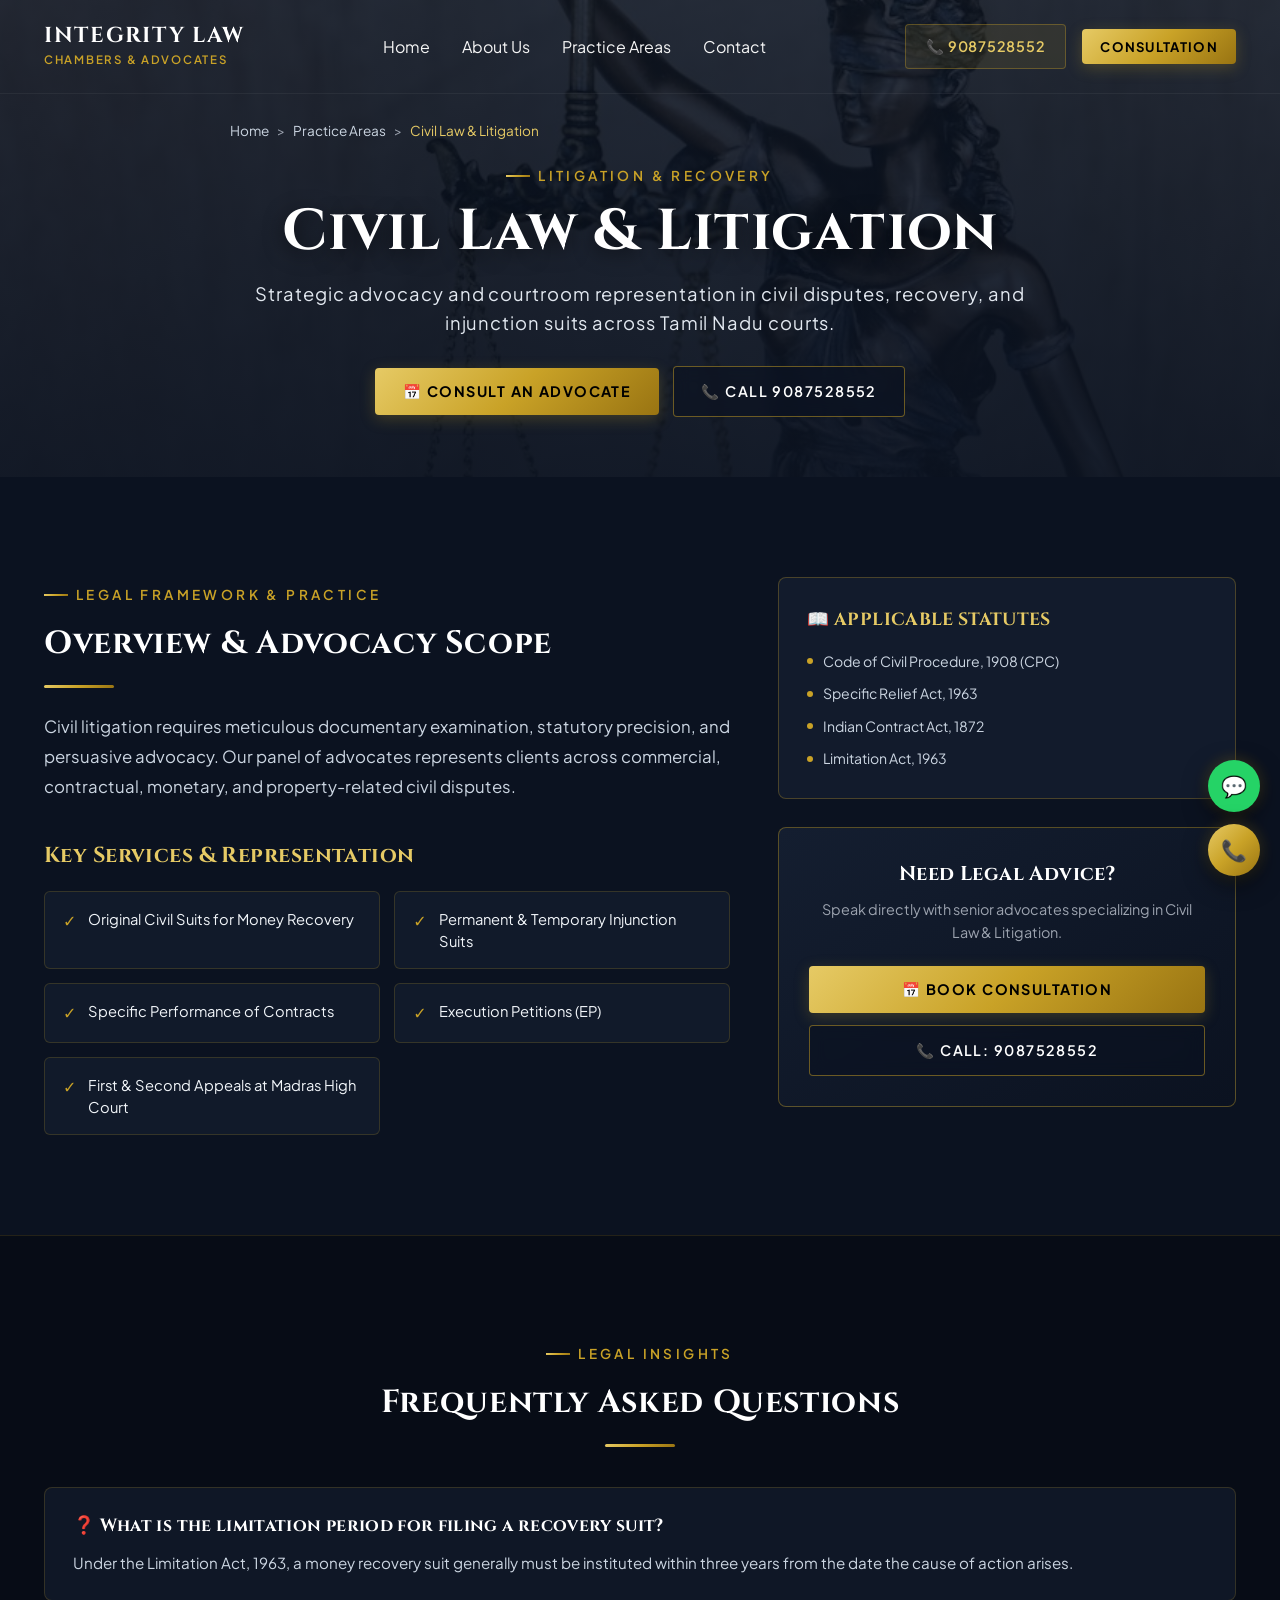
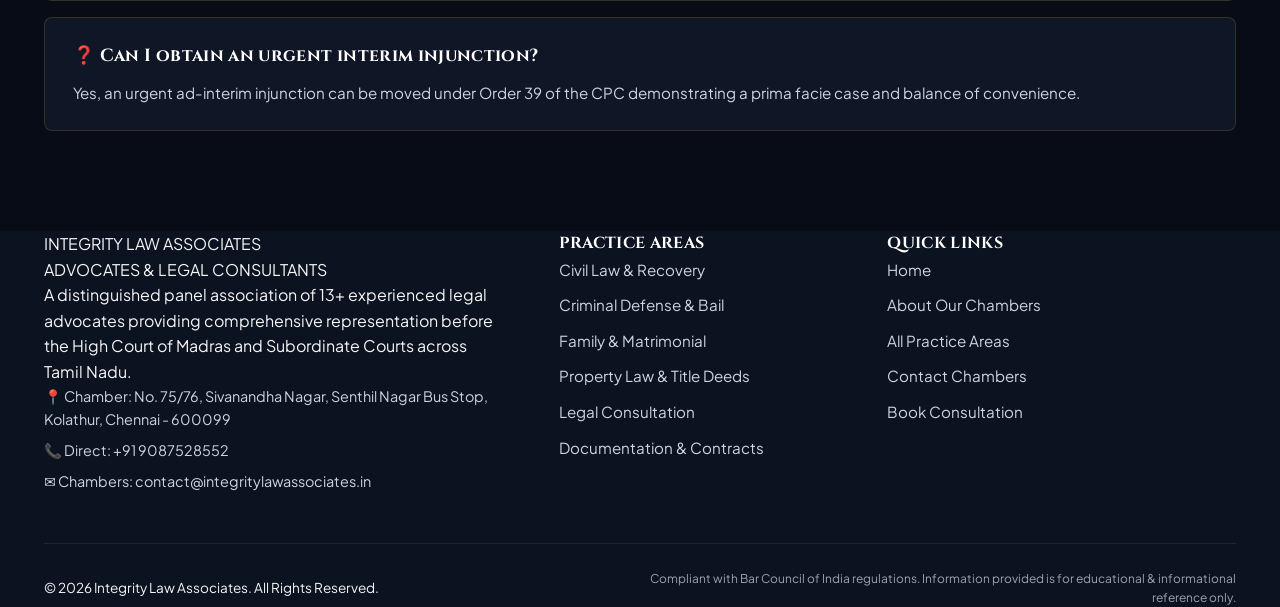
<file: civil-law.html>
<!DOCTYPE html>
<html lang="en">
<head>
  <meta charset="UTF-8">
  <meta name="viewport" content="width=device-width, initial-scale=1.0">
  <title>Civil Law & Litigation | Integrity Law Associates</title>
  <meta name="description" content="Integrity Law Associates - Panel of 13+ Senior Advocates & Legal Counsel in Chennai, Tamil Nadu.">
  <link rel="preconnect" href="https://fonts.googleapis.com">
  <link rel="preconnect" href="https://fonts.gstatic.com" crossorigin>
  <link href="https://fonts.googleapis.com/css2?family=Cinzel:wght@600;700;800&family=Plus+Jakarta+Sans:wght@300;400;500;600;700&display=swap" rel="stylesheet">
  <link rel="stylesheet" href="style.css">
</head>
<body>
  
  <nav class="navbar">
    <div class="container nav-container">
      <a href="index.html" class="brand-logo">
        <span class="brand-title">INTEGRITY LAW</span>
        <span class="brand-sub">CHAMBERS & ADVOCATES</span>
      </a>
      <ul class="nav-links">
        <li><a href="index.html">Home</a></li>
        <li><a href="about.html">About Us</a></li>
        <li><a href="practice-areas.html">Practice Areas</a></li>
        <li><a href="contact.html">Contact</a></li>
      </ul>
      <div style="display:flex;align-items:center;gap:16px;">
        <a href="tel:9087528552" class="phone-badge" style="display:flex;align-items:center;gap:8px;color:#e6ca65;font-size:0.9rem;font-weight:600;">
          📞 9087528552
        </a>
        <button class="btn-primary open-modal-btn" style="padding:9px 18px;font-size:0.82rem;">
          CONSULTATION
        </button>
        <button class="mobile-menu-btn" aria-label="Toggle navigation menu">
          ☰
        </button>
      </div>
    </div>
  </nav>

  <main>
    
    <section class="page-hero" style="min-height:420px;display:flex;align-items:center;">
      <img src="practice-civil.jpg" alt="Civil Law & Litigation" class="hero-bg">
      <div class="hero-overlay" style="background:linear-gradient(180deg, rgba(11,18,32,0.85) 0%, rgba(11,18,32,0.95) 100%);"></div>

      <div class="container page-hero-content" style="position:relative;z-index:3;padding:120px 24px 60px;">
        <div style="display:flex;align-items:center;gap:8px;color:#9ca3af;font-size:0.85rem;margin-bottom:16px;">
          <a href="index.html" style="color:#cbd5e1;">Home</a> &gt; 
          <a href="practice-areas.html" style="color:#cbd5e1;">Practice Areas</a> &gt; 
          <span style="color:#e6ca65;">Civil Law & Litigation</span>
        </div>

        <div class="section-tag">LITIGATION & RECOVERY</div>
        <h1 class="page-hero-title" style="font-size:clamp(2.2rem, 4.5vw, 3.8rem);margin-bottom:14px;">Civil Law & Litigation</h1>
        <div class="page-hero-sub" style="max-width:820px;font-size:1.15rem;color:#e2e8f0;line-height:1.6;">Strategic advocacy and courtroom representation in civil disputes, recovery, and injunction suits across Tamil Nadu courts.</div>

        <div class="hero-buttons" style="margin-top:28px;display:flex;gap:14px;flex-wrap:wrap;">
          <button class="btn-primary open-modal-btn" data-area="Civil Law & Litigation">📅 CONSULT AN ADVOCATE</button>
          <a href="tel:9087528552" class="btn-outline">📞 CALL 9087528552</a>
        </div>
      </div>
    </section>

    <section class="section-padding" style="background:#0b1220;">
      <div class="container">
        <div style="display:grid;grid-template-columns:1.8fr 1.2fr;gap:48px;align-items:start;">
          <div>
            <div class="section-tag">LEGAL FRAMEWORK & PRACTICE</div>
            <h2 style="font-size:2rem;margin-bottom:16px;">Overview & Advocacy Scope</h2>
            <div class="gold-divider" style="margin-bottom:24px;"></div>
            <p style="color:#cbd5e1;font-size:1.05rem;line-height:1.8;margin-bottom:24px;">Civil litigation requires meticulous documentary examination, statutory precision, and persuasive advocacy. Our panel of advocates represents clients across commercial, contractual, monetary, and property-related civil disputes.</p>

            <h3 style="font-size:1.35rem;color:#e6ca65;margin-top:36px;margin-bottom:18px;">Key Services & Representation</h3>
            <div style="display:grid;grid-template-columns:repeat(auto-fit, minmax(280px, 1fr));gap:14px;">
              
                <div style="background:rgba(20, 30, 48, 0.7);border:1px solid rgba(201, 162, 39, 0.2);border-radius:6px;padding:16px 18px;display:flex;align-items:flex-start;gap:12px;">
                  <span style="color:#c9a227;">✓</span>
                  <span style="font-size:0.92rem;color:#f1f5f9;line-height:1.5;">Original Civil Suits for Money Recovery</span>
                </div>
              
                <div style="background:rgba(20, 30, 48, 0.7);border:1px solid rgba(201, 162, 39, 0.2);border-radius:6px;padding:16px 18px;display:flex;align-items:flex-start;gap:12px;">
                  <span style="color:#c9a227;">✓</span>
                  <span style="font-size:0.92rem;color:#f1f5f9;line-height:1.5;">Permanent & Temporary Injunction Suits</span>
                </div>
              
                <div style="background:rgba(20, 30, 48, 0.7);border:1px solid rgba(201, 162, 39, 0.2);border-radius:6px;padding:16px 18px;display:flex;align-items:flex-start;gap:12px;">
                  <span style="color:#c9a227;">✓</span>
                  <span style="font-size:0.92rem;color:#f1f5f9;line-height:1.5;">Specific Performance of Contracts</span>
                </div>
              
                <div style="background:rgba(20, 30, 48, 0.7);border:1px solid rgba(201, 162, 39, 0.2);border-radius:6px;padding:16px 18px;display:flex;align-items:flex-start;gap:12px;">
                  <span style="color:#c9a227;">✓</span>
                  <span style="font-size:0.92rem;color:#f1f5f9;line-height:1.5;">Execution Petitions (EP)</span>
                </div>
              
                <div style="background:rgba(20, 30, 48, 0.7);border:1px solid rgba(201, 162, 39, 0.2);border-radius:6px;padding:16px 18px;display:flex;align-items:flex-start;gap:12px;">
                  <span style="color:#c9a227;">✓</span>
                  <span style="font-size:0.92rem;color:#f1f5f9;line-height:1.5;">First & Second Appeals at Madras High Court</span>
                </div>
              
            </div>
          </div>

          <div>
            <div style="background:rgba(20, 30, 48, 0.85);border:1px solid rgba(201, 162, 39, 0.3);border-radius:8px;padding:28px;margin-bottom:28px;">
              <h4 style="font-size:1.1rem;color:#e6ca65;margin-bottom:16px;">📖 APPLICABLE STATUTES</h4>
              <ul style="list-style:none;display:flex;flex-direction:column;gap:10px;">
                
                  <li style="display:flex;align-items:center;gap:10px;font-size:0.88rem;color:#cbd5e1;">
                    <span style="width:6px;height:6px;border-radius:50%;background:#c9a227;"></span>
                    <span>Code of Civil Procedure, 1908 (CPC)</span>
                  </li>
                
                  <li style="display:flex;align-items:center;gap:10px;font-size:0.88rem;color:#cbd5e1;">
                    <span style="width:6px;height:6px;border-radius:50%;background:#c9a227;"></span>
                    <span>Specific Relief Act, 1963</span>
                  </li>
                
                  <li style="display:flex;align-items:center;gap:10px;font-size:0.88rem;color:#cbd5e1;">
                    <span style="width:6px;height:6px;border-radius:50%;background:#c9a227;"></span>
                    <span>Indian Contract Act, 1872</span>
                  </li>
                
                  <li style="display:flex;align-items:center;gap:10px;font-size:0.88rem;color:#cbd5e1;">
                    <span style="width:6px;height:6px;border-radius:50%;background:#c9a227;"></span>
                    <span>Limitation Act, 1963</span>
                  </li>
                
              </ul>
            </div>

            <div style="background:linear-gradient(145deg, #141e30, #0b1220);border:1px solid rgba(201, 162, 39, 0.4);border-radius:8px;padding:30px;text-align:center;">
              <h4 style="font-size:1.25rem;margin-bottom:8px;">Need Legal Advice?</h4>
              <p style="color:#9ca3af;font-size:0.9rem;line-height:1.6;margin-bottom:22px;">
                Speak directly with senior advocates specializing in Civil Law & Litigation.
              </p>
              <button class="btn-primary open-modal-btn" style="width:100%;justify-content:center;margin-bottom:12px;">
                📅 BOOK CONSULTATION
              </button>
              <a href="tel:9087528552" class="btn-outline" style="width:100%;justify-content:center;">
                📞 CALL: 9087528552
              </a>
            </div>
          </div>
        </div>
      </div>
    </section>

    <!-- FAQ SECTION -->
    <section class="section-padding" style="background:#070c16;border-top:1px solid rgba(201, 162, 39, 0.15);">
      <div class="container" style="maxWidth:960px;">
        <div style="text-align:center;margin-bottom:40px;">
          <div class="section-tag" style="justify-content:center;">LEGAL INSIGHTS</div>
          <h2 style="font-size:2rem;margin-bottom:10px;">Frequently Asked Questions</h2>
          <div class="gold-divider center"></div>
        </div>
        <div style="display:flex;flex-direction:column;gap:16px;">
          
            <div style="background:rgba(20, 30, 48, 0.65);border:1px solid rgba(201, 162, 39, 0.2);border-radius:8px;padding:24px 28px;">
              <h4 style="font-size:1.1rem;color:#fff;margin-bottom:10px;">❓ What is the limitation period for filing a recovery suit?</h4>
              <p style="color:#cbd5e1;font-size:0.95rem;line-height:1.7;">Under the Limitation Act, 1963, a money recovery suit generally must be instituted within three years from the date the cause of action arises.</p>
            </div>
          
            <div style="background:rgba(20, 30, 48, 0.65);border:1px solid rgba(201, 162, 39, 0.2);border-radius:8px;padding:24px 28px;">
              <h4 style="font-size:1.1rem;color:#fff;margin-bottom:10px;">❓ Can I obtain an urgent interim injunction?</h4>
              <p style="color:#cbd5e1;font-size:0.95rem;line-height:1.7;">Yes, an urgent ad-interim injunction can be moved under Order 39 of the CPC demonstrating a prima facie case and balance of convenience.</p>
            </div>
          
        </div>
      </div>
    </section>
  
  </main>
  
  <footer class="footer-main">
    <div class="container">
      <div class="footer-grid">
        <div>
          <div class="footer-brand-title">INTEGRITY LAW ASSOCIATES</div>
          <div class="footer-brand-sub">ADVOCATES & LEGAL CONSULTANTS</div>
          <p class="footer-desc">
            A distinguished panel association of 13+ experienced legal advocates providing comprehensive representation before the High Court of Madras and Subordinate Courts across Tamil Nadu.
          </p>
          <div style="display:flex;flex-direction:column;gap:8px;font-size:0.9rem;color:#cbd5e1;">
            <div>📍 Chamber: No. 75/76, Sivanandha Nagar, Senthil Nagar Bus Stop, Kolathur, Chennai - 600099</div>
            <div>📞 Direct: +91 9087528552</div>
            <div>✉️ Chambers: contact@integritylawassociates.in</div>
          </div>
        </div>

        <div>
          <h4 class="footer-heading">PRACTICE AREAS</h4>
          <ul class="footer-links">
            <li><a href="civil-law.html">Civil Law & Recovery</a></li>
            <li><a href="criminal-law.html">Criminal Defense & Bail</a></li>
            <li><a href="family-law.html">Family & Matrimonial</a></li>
            <li><a href="property-law.html">Property Law & Title Deeds</a></li>
            <li><a href="legal-consultation.html">Legal Consultation</a></li>
            <li><a href="documentation.html">Documentation & Contracts</a></li>
          </ul>
        </div>

        <div>
          <h4 class="footer-heading">QUICK LINKS</h4>
          <ul class="footer-links">
            <li><a href="index.html">Home</a></li>
            <li><a href="about.html">About Our Chambers</a></li>
            <li><a href="practice-areas.html">All Practice Areas</a></li>
            <li><a href="contact.html">Contact Chambers</a></li>
            <li><a href="#" class="open-modal-btn">Book Consultation</a></li>
          </ul>
        </div>
      </div>

      <div class="footer-bottom">
        <div>© 2026 Integrity Law Associates. All Rights Reserved.</div>
        <div style="color:#9ca3af;font-size:0.75rem;max-width:600px;text-align:right;">
          Compliant with Bar Council of India regulations. Information provided is for educational & informational reference only.
        </div>
      </div>
    </div>
  </footer>

  <!-- Floating Quick Actions -->
  <div class="floating-actions">
    <a href="https://wa.me/919087528552?text=Hello%20Integrity%20Law%20Associates,%20I%20would%20like%20to%20inquire%20about%20legal%20consultation." target="_blank" rel="noopener" class="floating-btn btn-whatsapp-float" title="Chat on WhatsApp">
      💬
    </a>
    <a href="tel:9087528552" class="floating-btn btn-call-float" title="Call Chambers">
      📞
    </a>
  </div>

  <!-- Consultation Modal -->
  <div id="consultationModal" class="modal-backdrop" style="display:none;">
    <div class="modal-content">
      <button class="modal-close">&times;</button>
      <div class="section-tag">DIRECT ADVOCATE APPOINTMENT</div>
      <h3 style="font-size:1.6rem;color:#fff;margin-bottom:8px;">Book Legal Consultation</h3>
      <p style="color:#9ca3af;font-size:0.9rem;margin-bottom:24px;">
        Schedule a confidential case assessment with our senior panel of advocates in Chennai.
      </p>

      <form id="consultationForm">
        <div style="margin-bottom:16px;">
          <label style="display:block;font-size:0.85rem;color:#cbd5e1;margin-bottom:6px;">FULL NAME *</label>
          <input type="text" name="fullName" required placeholder="Enter your full name" style="width:100%;padding:12px 14px;background:#0b1220;border:1px solid rgba(201,162,39,0.3);color:#fff;border-radius:4px;">
        </div>
        <div style="margin-bottom:16px;">
          <label style="display:block;font-size:0.85rem;color:#cbd5e1;margin-bottom:6px;">PHONE NUMBER *</label>
          <input type="tel" name="phone" required placeholder="Your 10-digit mobile number" style="width:100%;padding:12px 14px;background:#0b1220;border:1px solid rgba(201,162,39,0.3);color:#fff;border-radius:4px;">
        </div>
        <div style="margin-bottom:16px;">
          <label style="display:block;font-size:0.85rem;color:#cbd5e1;margin-bottom:6px;">PRACTICE AREA *</label>
          <select name="practiceArea" style="width:100%;padding:12px 14px;background:#0b1220;border:1px solid rgba(201,162,39,0.3);color:#fff;border-radius:4px;">
            <option value="Civil Law & Property Disputes">Civil Law & Property Disputes</option>
            <option value="Criminal Law & Bail Matters">Criminal Law & Bail Matters</option>
            <option value="Family & Matrimonial Disputes">Family & Matrimonial Disputes</option>
            <option value="Property Verification & Land Litigation">Property Verification & Land Litigation</option>
            <option value="Direct Legal Consultation">Direct Legal Consultation</option>
            <option value="Documentation & Agreement Drafting">Documentation & Agreement Drafting</option>
          </select>
        </div>
        <div style="margin-bottom:24px;">
          <label style="display:block;font-size:0.85rem;color:#cbd5e1;margin-bottom:6px;">BRIEF SUMMARY OF LEGAL MATTER</label>
          <textarea name="summary" rows="3" placeholder="Briefly describe your situation..." style="width:100%;padding:12px 14px;background:#0b1220;border:1px solid rgba(201,162,39,0.3);color:#fff;border-radius:4px;"></textarea>
        </div>
        <button type="submit" class="btn-primary" style="width:100%;justify-content:center;padding:14px;">
          CONFIRM & PROCEED VIA WHATSAPP / CALL
        </button>
      </form>
    </div>
  </div>

  <script src="script.js"></script>

</body>
</html>
</file>
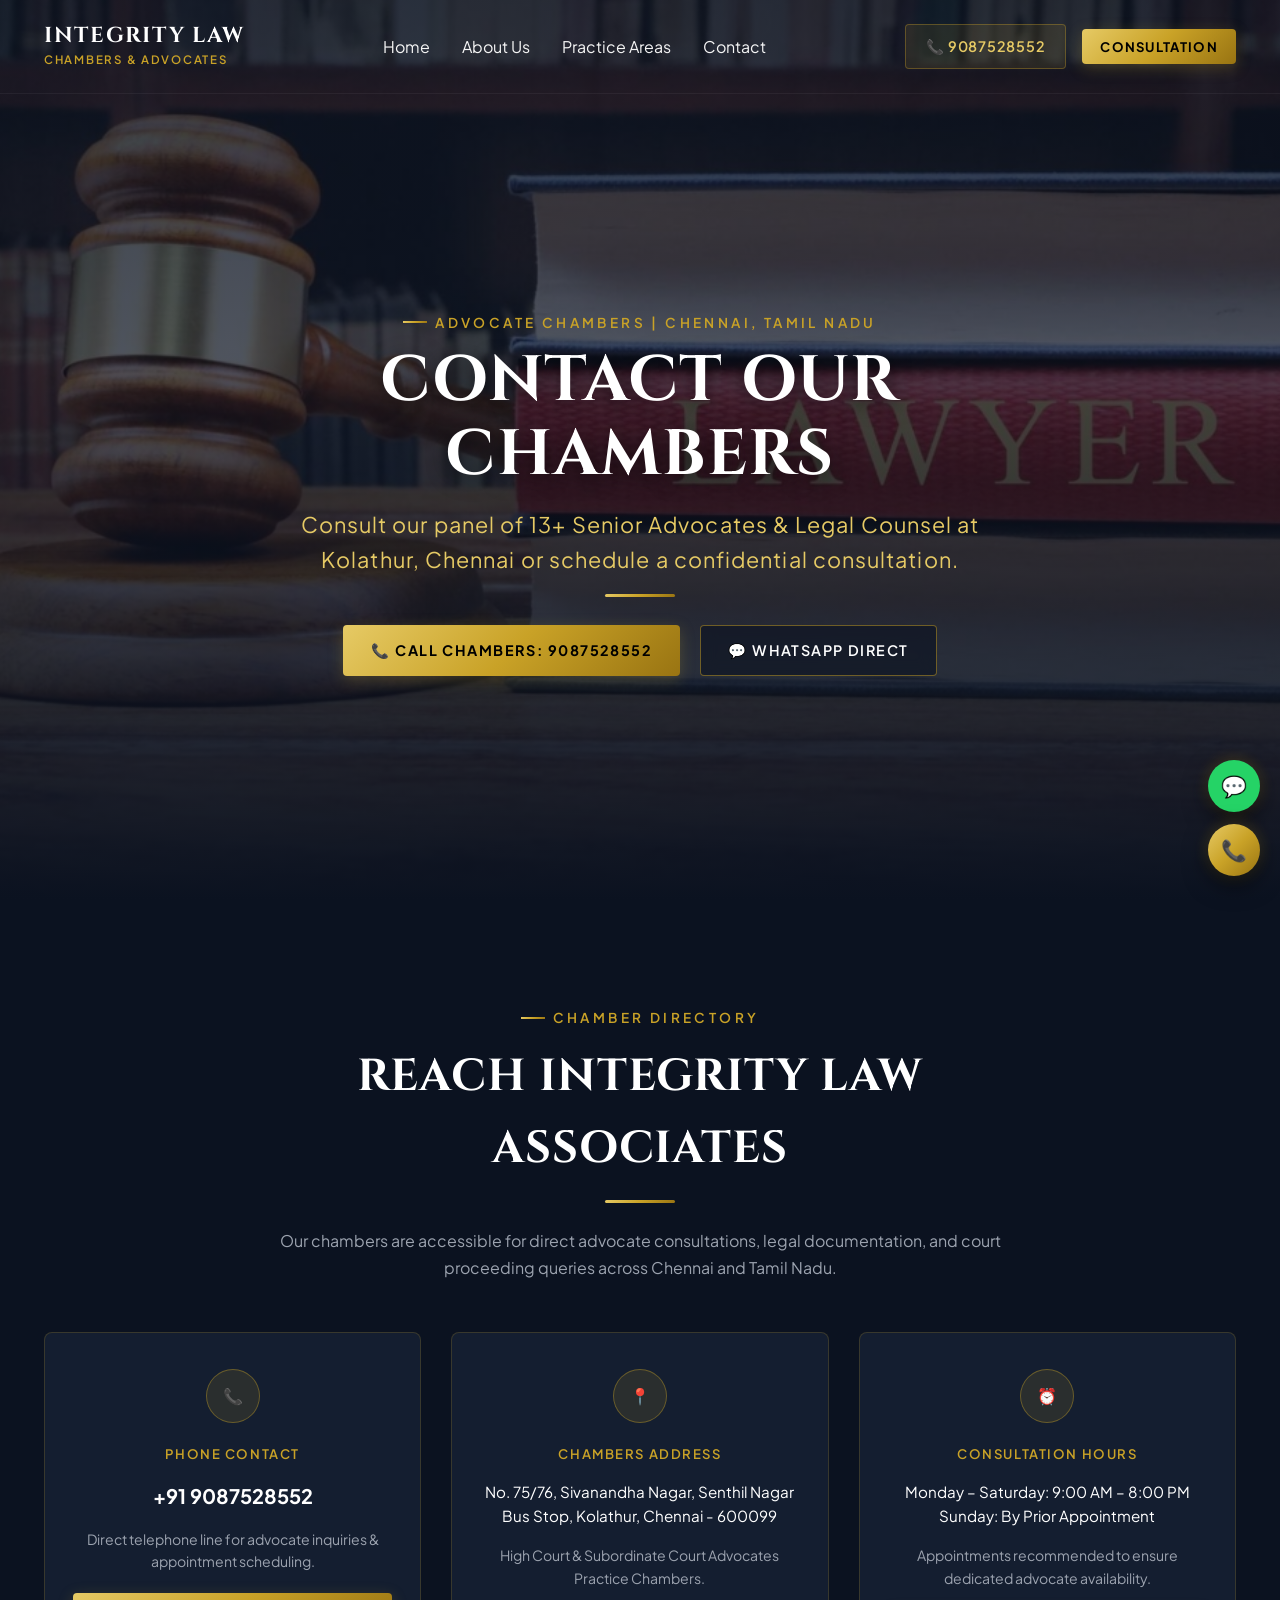
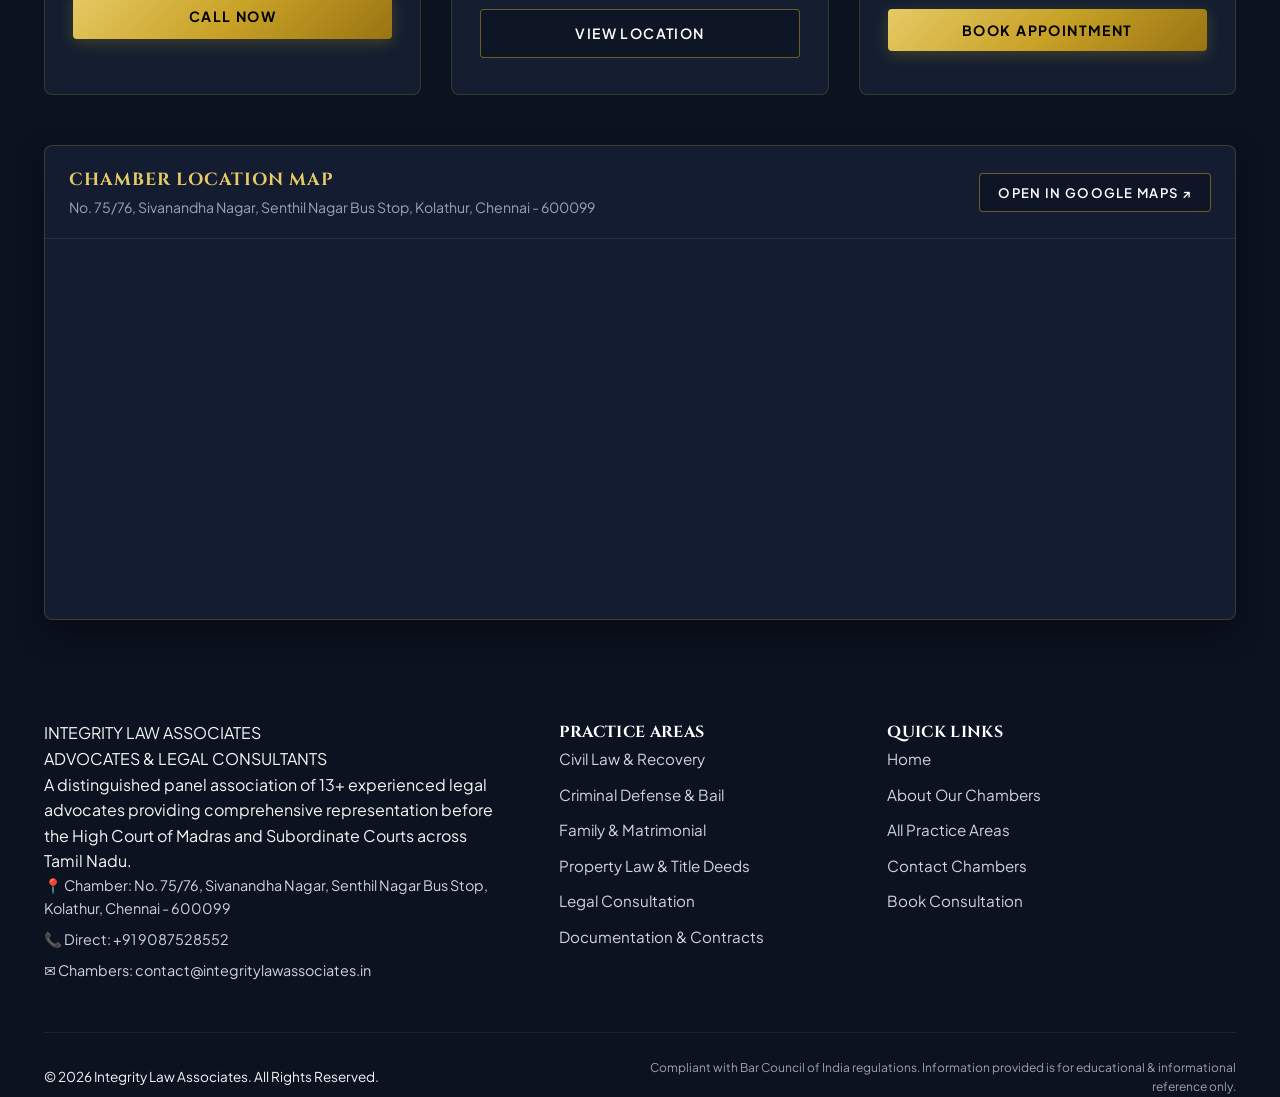
<file: contact.html>
<!DOCTYPE html>
<html lang="en">
<head>
  <meta charset="UTF-8">
  <meta name="viewport" content="width=device-width, initial-scale=1.0">
  <title>Contact Us | Integrity Law Associates</title>
  <meta name="description" content="Integrity Law Associates - Panel of 13+ Senior Advocates & Legal Counsel in Chennai, Tamil Nadu.">
  <link rel="preconnect" href="https://fonts.googleapis.com">
  <link rel="preconnect" href="https://fonts.gstatic.com" crossorigin>
  <link href="https://fonts.googleapis.com/css2?family=Cinzel:wght@600;700;800&family=Plus+Jakarta+Sans:wght@300;400;500;600;700&display=swap" rel="stylesheet">
  <link rel="stylesheet" href="style.css">
</head>
<body>
  
  <nav class="navbar">
    <div class="container nav-container">
      <a href="index.html" class="brand-logo">
        <span class="brand-title">INTEGRITY LAW</span>
        <span class="brand-sub">CHAMBERS & ADVOCATES</span>
      </a>
      <ul class="nav-links">
        <li><a href="index.html">Home</a></li>
        <li><a href="about.html">About Us</a></li>
        <li><a href="practice-areas.html">Practice Areas</a></li>
        <li><a href="contact.html">Contact</a></li>
      </ul>
      <div style="display:flex;align-items:center;gap:16px;">
        <a href="tel:9087528552" class="phone-badge" style="display:flex;align-items:center;gap:8px;color:#e6ca65;font-size:0.9rem;font-weight:600;">
          📞 9087528552
        </a>
        <button class="btn-primary open-modal-btn" style="padding:9px 18px;font-size:0.82rem;">
          CONSULTATION
        </button>
        <button class="mobile-menu-btn" aria-label="Toggle navigation menu">
          ☰
        </button>
      </div>
    </div>
  </nav>

  <main>
    
  <section class="page-hero">
    <img src="contact-hero.jpg" alt="Integrity Law Advocate Chambers Chennai Tamil Nadu" class="hero-bg">
    <div class="hero-overlay"></div>
    <div class="container page-hero-content">
      <div class="section-tag">ADVOCATE CHAMBERS | CHENNAI, TAMIL NADU</div>
      <h1 class="page-hero-title">CONTACT OUR CHAMBERS</h1>
      <div class="page-hero-sub">Consult our panel of 13+ Senior Advocates & Legal Counsel at Kolathur, Chennai or schedule a confidential consultation.</div>
      <div class="gold-divider center"></div>
      <div class="hero-buttons" style="margin-top:28px;">
        <a href="tel:9087528552" class="btn-primary">📞 CALL CHAMBERS: 9087528552</a>
        <a href="https://wa.me/919087528552?text=Hello%20Integrity%20Law%20Associates,%20I%20would%20like%20to%20inquire%20about%20a%20legal%20matter." target="_blank" rel="noopener" class="btn-outline">💬 WHATSAPP DIRECT</a>
      </div>
    </div>
  </section>

  <section class="section-padding" style="background:#0b1220;">
    <div class="container">
      <div style="text-align:center;max-width:750px;margin:0 auto 50px auto;">
        <div class="section-tag" style="justify-content:center;">CHAMBER DIRECTORY</div>
        <h2 style="font-size:clamp(2rem, 3.5vw, 2.8rem);color:#fff;margin-bottom:12px;">REACH INTEGRITY LAW ASSOCIATES</h2>
        <div class="gold-divider center"></div>
        <p style="color:#9ca3af;font-size:1rem;line-height:1.7;">
          Our chambers are accessible for direct advocate consultations, legal documentation, and court proceeding queries across Chennai and Tamil Nadu.
        </p>
      </div>

      <div class="grid-3" style="margin-bottom:50px;">
        <div class="contact-card-box">
          <div class="contact-icon-box">📞</div>
          <div class="contact-item-title">PHONE CONTACT</div>
          <div class="contact-item-value" style="font-weight:700;font-size:1.25rem;margin:8px 0 16px 0;">+91 9087528552</div>
          <p style="color:#9ca3af;font-size:0.88rem;margin-bottom:20px;">Direct telephone line for advocate inquiries & appointment scheduling.</p>
          <a href="tel:9087528552" class="btn-primary" style="width:100%;padding:12px 20px;font-size:0.88rem;">CALL NOW</a>
        </div>

        <div class="contact-card-box">
          <div class="contact-icon-box">📍</div>
          <div class="contact-item-title">CHAMBERS ADDRESS</div>
          <div class="contact-item-value" style="font-size:0.95rem;margin:8px 0 16px 0;">
            No. 75/76, Sivanandha Nagar, Senthil Nagar Bus Stop, Kolathur, Chennai - 600099
          </div>
          <p style="color:#9ca3af;font-size:0.88rem;margin-bottom:20px;">High Court & Subordinate Court Advocates Practice Chambers.</p>
          <a href="https://maps.google.com/?q=No.+75/76,+Sivanandha+Nagar,+Senthil+Nagar+Bus+Stop,+Kolathur,+Chennai+-+600099" target="_blank" rel="noopener" class="btn-outline" style="width:100%;padding:12px 20px;font-size:0.88rem;">VIEW LOCATION</a>
        </div>

        <div class="contact-card-box">
          <div class="contact-icon-box">⏰</div>
          <div class="contact-item-title">CONSULTATION HOURS</div>
          <div class="contact-item-value" style="font-size:0.95rem;margin:8px 0 16px 0;">
            Monday – Saturday: 9:00 AM – 8:00 PM<br>Sunday: By Prior Appointment
          </div>
          <p style="color:#9ca3af;font-size:0.88rem;margin-bottom:20px;">Appointments recommended to ensure dedicated advocate availability.</p>
          <button class="btn-primary open-modal-btn" style="width:100%;padding:12px 20px;font-size:0.88rem;">BOOK APPOINTMENT</button>
        </div>
      </div>

      <!-- Interactive Google Map Section -->
      <div style="background:#131c31;border:1px solid rgba(201,162,39,0.25);border-radius:8px;overflow:hidden;box-shadow:0 12px 30px rgba(0,0,0,0.4);">
        <div style="padding:20px 24px;border-bottom:1px solid rgba(255,255,255,0.08);display:flex;justify-content:space-between;align-items:center;flex-wrap:wrap;gap:12px;">
          <div>
            <div style="font-family:'Cinzel', serif;font-weight:700;color:#e6ca65;font-size:1.1rem;letter-spacing:1px;">CHAMBER LOCATION MAP</div>
            <div style="color:#9ca3af;font-size:0.88rem;margin-top:2px;">No. 75/76, Sivanandha Nagar, Senthil Nagar Bus Stop, Kolathur, Chennai - 600099</div>
          </div>
          <a href="https://maps.google.com/?q=No.+75/76,+Sivanandha+Nagar,+Senthil+Nagar+Bus+Stop,+Kolathur,+Chennai+-+600099" target="_blank" rel="noopener" class="btn-outline" style="padding:8px 18px;font-size:0.82rem;">
            OPEN IN GOOGLE MAPS ↗
          </a>
        </div>
        <div style="width:100%;height:380px;position:relative;">
          <iframe 
            src="https://maps.google.com/maps?q=Sivanandha+Nagar,+Senthil+Nagar+Bus+Stop,+Kolathur,+Chennai+600099&t=&z=15&ie=UTF8&iwloc=&output=embed" 
            width="100%" 
            height="100%" 
            style="border:0;" 
            allowfullscreen="" 
            loading="lazy" 
            referrerpolicy="no-referrer-when-downgrade"
            title="Integrity Law Associates Chamber Location">
          </iframe>
        </div>
      </div>
    </div>
  </section>

  </main>
  
  <footer class="footer-main">
    <div class="container">
      <div class="footer-grid">
        <div>
          <div class="footer-brand-title">INTEGRITY LAW ASSOCIATES</div>
          <div class="footer-brand-sub">ADVOCATES & LEGAL CONSULTANTS</div>
          <p class="footer-desc">
            A distinguished panel association of 13+ experienced legal advocates providing comprehensive representation before the High Court of Madras and Subordinate Courts across Tamil Nadu.
          </p>
          <div style="display:flex;flex-direction:column;gap:8px;font-size:0.9rem;color:#cbd5e1;">
            <div>📍 Chamber: No. 75/76, Sivanandha Nagar, Senthil Nagar Bus Stop, Kolathur, Chennai - 600099</div>
            <div>📞 Direct: +91 9087528552</div>
            <div>✉️ Chambers: contact@integritylawassociates.in</div>
          </div>
        </div>

        <div>
          <h4 class="footer-heading">PRACTICE AREAS</h4>
          <ul class="footer-links">
            <li><a href="civil-law.html">Civil Law & Recovery</a></li>
            <li><a href="criminal-law.html">Criminal Defense & Bail</a></li>
            <li><a href="family-law.html">Family & Matrimonial</a></li>
            <li><a href="property-law.html">Property Law & Title Deeds</a></li>
            <li><a href="legal-consultation.html">Legal Consultation</a></li>
            <li><a href="documentation.html">Documentation & Contracts</a></li>
          </ul>
        </div>

        <div>
          <h4 class="footer-heading">QUICK LINKS</h4>
          <ul class="footer-links">
            <li><a href="index.html">Home</a></li>
            <li><a href="about.html">About Our Chambers</a></li>
            <li><a href="practice-areas.html">All Practice Areas</a></li>
            <li><a href="contact.html">Contact Chambers</a></li>
            <li><a href="#" class="open-modal-btn">Book Consultation</a></li>
          </ul>
        </div>
      </div>

      <div class="footer-bottom">
        <div>© 2026 Integrity Law Associates. All Rights Reserved.</div>
        <div style="color:#9ca3af;font-size:0.75rem;max-width:600px;text-align:right;">
          Compliant with Bar Council of India regulations. Information provided is for educational & informational reference only.
        </div>
      </div>
    </div>
  </footer>

  <!-- Floating Quick Actions -->
  <div class="floating-actions">
    <a href="https://wa.me/919087528552?text=Hello%20Integrity%20Law%20Associates,%20I%20would%20like%20to%20inquire%20about%20legal%20consultation." target="_blank" rel="noopener" class="floating-btn btn-whatsapp-float" title="Chat on WhatsApp">
      💬
    </a>
    <a href="tel:9087528552" class="floating-btn btn-call-float" title="Call Chambers">
      📞
    </a>
  </div>

  <!-- Consultation Modal -->
  <div id="consultationModal" class="modal-backdrop" style="display:none;">
    <div class="modal-content">
      <button class="modal-close">&times;</button>
      <div class="section-tag">DIRECT ADVOCATE APPOINTMENT</div>
      <h3 style="font-size:1.6rem;color:#fff;margin-bottom:8px;">Book Legal Consultation</h3>
      <p style="color:#9ca3af;font-size:0.9rem;margin-bottom:24px;">
        Schedule a confidential case assessment with our senior panel of advocates in Chennai.
      </p>

      <form id="consultationForm">
        <div style="margin-bottom:16px;">
          <label style="display:block;font-size:0.85rem;color:#cbd5e1;margin-bottom:6px;">FULL NAME *</label>
          <input type="text" name="fullName" required placeholder="Enter your full name" style="width:100%;padding:12px 14px;background:#0b1220;border:1px solid rgba(201,162,39,0.3);color:#fff;border-radius:4px;">
        </div>
        <div style="margin-bottom:16px;">
          <label style="display:block;font-size:0.85rem;color:#cbd5e1;margin-bottom:6px;">PHONE NUMBER *</label>
          <input type="tel" name="phone" required placeholder="Your 10-digit mobile number" style="width:100%;padding:12px 14px;background:#0b1220;border:1px solid rgba(201,162,39,0.3);color:#fff;border-radius:4px;">
        </div>
        <div style="margin-bottom:16px;">
          <label style="display:block;font-size:0.85rem;color:#cbd5e1;margin-bottom:6px;">PRACTICE AREA *</label>
          <select name="practiceArea" style="width:100%;padding:12px 14px;background:#0b1220;border:1px solid rgba(201,162,39,0.3);color:#fff;border-radius:4px;">
            <option value="Civil Law & Property Disputes">Civil Law & Property Disputes</option>
            <option value="Criminal Law & Bail Matters">Criminal Law & Bail Matters</option>
            <option value="Family & Matrimonial Disputes">Family & Matrimonial Disputes</option>
            <option value="Property Verification & Land Litigation">Property Verification & Land Litigation</option>
            <option value="Direct Legal Consultation">Direct Legal Consultation</option>
            <option value="Documentation & Agreement Drafting">Documentation & Agreement Drafting</option>
          </select>
        </div>
        <div style="margin-bottom:24px;">
          <label style="display:block;font-size:0.85rem;color:#cbd5e1;margin-bottom:6px;">BRIEF SUMMARY OF LEGAL MATTER</label>
          <textarea name="summary" rows="3" placeholder="Briefly describe your situation..." style="width:100%;padding:12px 14px;background:#0b1220;border:1px solid rgba(201,162,39,0.3);color:#fff;border-radius:4px;"></textarea>
        </div>
        <button type="submit" class="btn-primary" style="width:100%;justify-content:center;padding:14px;">
          CONFIRM & PROCEED VIA WHATSAPP / CALL
        </button>
      </form>
    </div>
  </div>

  <script src="script.js"></script>

</body>
</html>
</file>
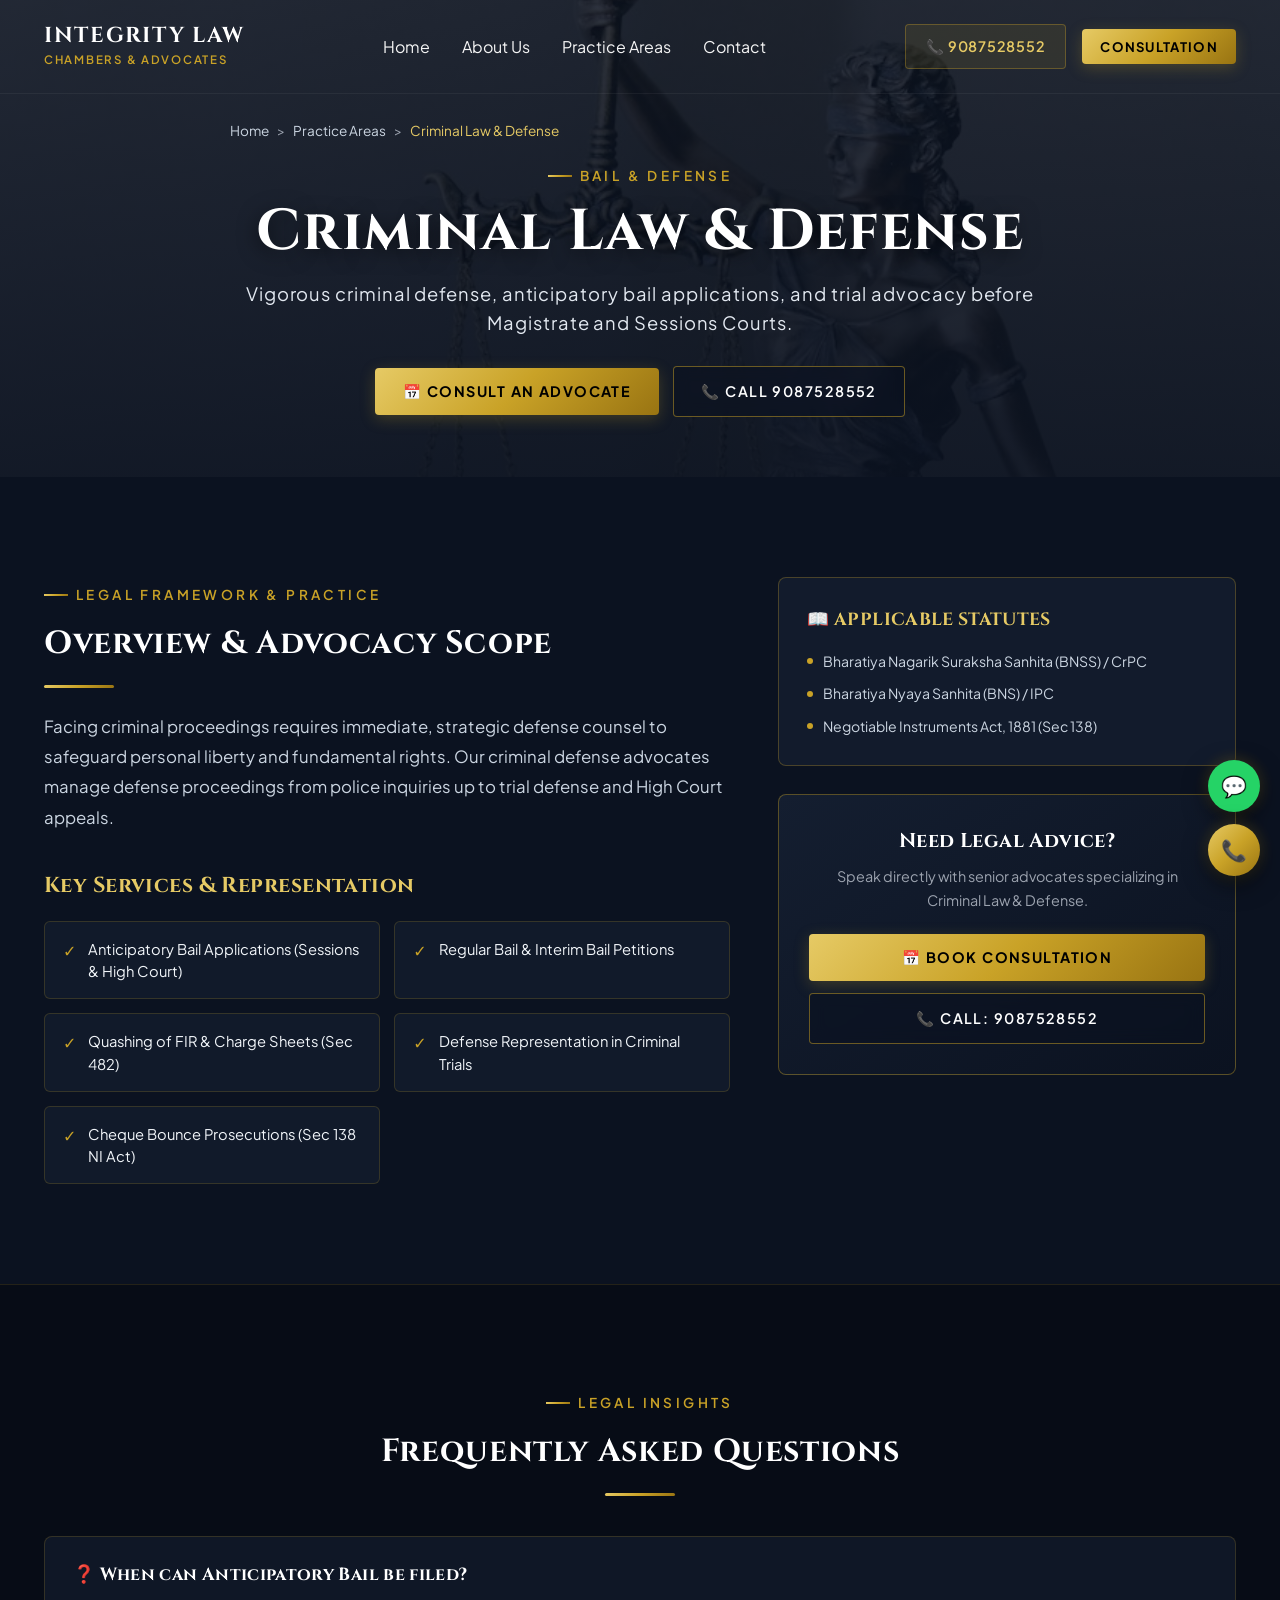
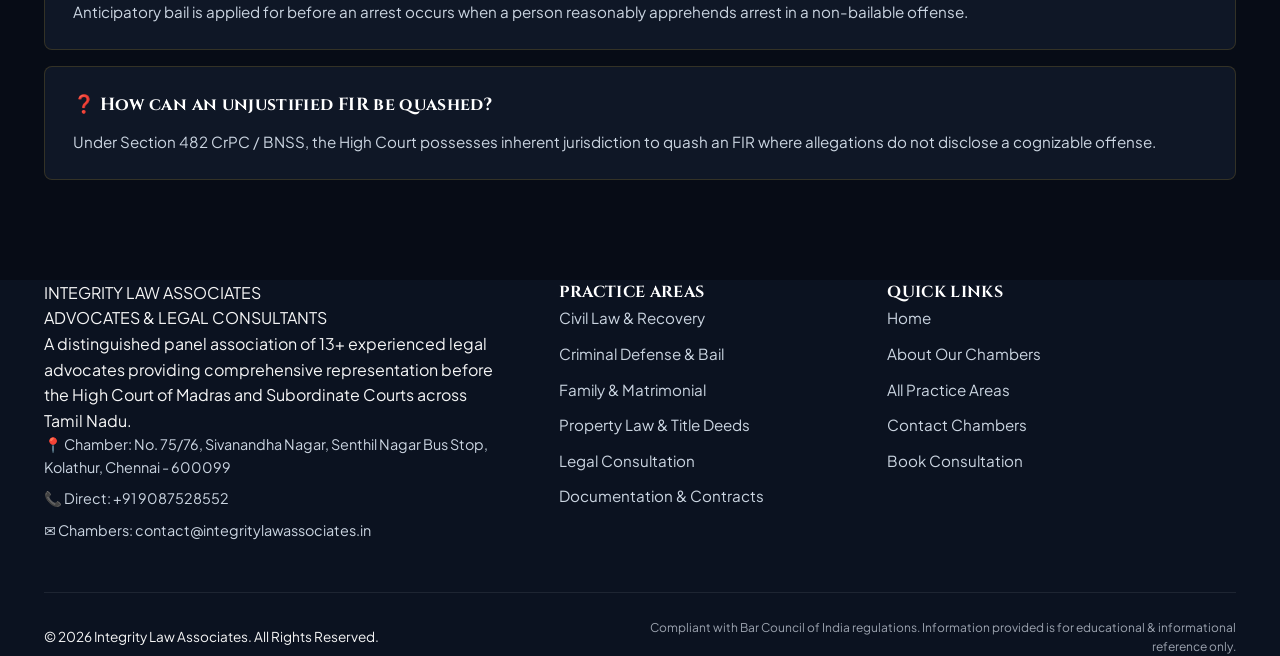
<file: criminal-law.html>
<!DOCTYPE html>
<html lang="en">
<head>
  <meta charset="UTF-8">
  <meta name="viewport" content="width=device-width, initial-scale=1.0">
  <title>Criminal Law & Defense | Integrity Law Associates</title>
  <meta name="description" content="Integrity Law Associates - Panel of 13+ Senior Advocates & Legal Counsel in Chennai, Tamil Nadu.">
  <link rel="preconnect" href="https://fonts.googleapis.com">
  <link rel="preconnect" href="https://fonts.gstatic.com" crossorigin>
  <link href="https://fonts.googleapis.com/css2?family=Cinzel:wght@600;700;800&family=Plus+Jakarta+Sans:wght@300;400;500;600;700&display=swap" rel="stylesheet">
  <link rel="stylesheet" href="style.css">
</head>
<body>
  
  <nav class="navbar">
    <div class="container nav-container">
      <a href="index.html" class="brand-logo">
        <span class="brand-title">INTEGRITY LAW</span>
        <span class="brand-sub">CHAMBERS & ADVOCATES</span>
      </a>
      <ul class="nav-links">
        <li><a href="index.html">Home</a></li>
        <li><a href="about.html">About Us</a></li>
        <li><a href="practice-areas.html">Practice Areas</a></li>
        <li><a href="contact.html">Contact</a></li>
      </ul>
      <div style="display:flex;align-items:center;gap:16px;">
        <a href="tel:9087528552" class="phone-badge" style="display:flex;align-items:center;gap:8px;color:#e6ca65;font-size:0.9rem;font-weight:600;">
          📞 9087528552
        </a>
        <button class="btn-primary open-modal-btn" style="padding:9px 18px;font-size:0.82rem;">
          CONSULTATION
        </button>
        <button class="mobile-menu-btn" aria-label="Toggle navigation menu">
          ☰
        </button>
      </div>
    </div>
  </nav>

  <main>
    
    <section class="page-hero" style="min-height:420px;display:flex;align-items:center;">
      <img src="practice-criminal.jpg" alt="Criminal Law & Defense" class="hero-bg">
      <div class="hero-overlay" style="background:linear-gradient(180deg, rgba(11,18,32,0.85) 0%, rgba(11,18,32,0.95) 100%);"></div>

      <div class="container page-hero-content" style="position:relative;z-index:3;padding:120px 24px 60px;">
        <div style="display:flex;align-items:center;gap:8px;color:#9ca3af;font-size:0.85rem;margin-bottom:16px;">
          <a href="index.html" style="color:#cbd5e1;">Home</a> &gt; 
          <a href="practice-areas.html" style="color:#cbd5e1;">Practice Areas</a> &gt; 
          <span style="color:#e6ca65;">Criminal Law & Defense</span>
        </div>

        <div class="section-tag">BAIL & DEFENSE</div>
        <h1 class="page-hero-title" style="font-size:clamp(2.2rem, 4.5vw, 3.8rem);margin-bottom:14px;">Criminal Law & Defense</h1>
        <div class="page-hero-sub" style="max-width:820px;font-size:1.15rem;color:#e2e8f0;line-height:1.6;">Vigorous criminal defense, anticipatory bail applications, and trial advocacy before Magistrate and Sessions Courts.</div>

        <div class="hero-buttons" style="margin-top:28px;display:flex;gap:14px;flex-wrap:wrap;">
          <button class="btn-primary open-modal-btn" data-area="Criminal Law & Defense">📅 CONSULT AN ADVOCATE</button>
          <a href="tel:9087528552" class="btn-outline">📞 CALL 9087528552</a>
        </div>
      </div>
    </section>

    <section class="section-padding" style="background:#0b1220;">
      <div class="container">
        <div style="display:grid;grid-template-columns:1.8fr 1.2fr;gap:48px;align-items:start;">
          <div>
            <div class="section-tag">LEGAL FRAMEWORK & PRACTICE</div>
            <h2 style="font-size:2rem;margin-bottom:16px;">Overview & Advocacy Scope</h2>
            <div class="gold-divider" style="margin-bottom:24px;"></div>
            <p style="color:#cbd5e1;font-size:1.05rem;line-height:1.8;margin-bottom:24px;">Facing criminal proceedings requires immediate, strategic defense counsel to safeguard personal liberty and fundamental rights. Our criminal defense advocates manage defense proceedings from police inquiries up to trial defense and High Court appeals.</p>

            <h3 style="font-size:1.35rem;color:#e6ca65;margin-top:36px;margin-bottom:18px;">Key Services & Representation</h3>
            <div style="display:grid;grid-template-columns:repeat(auto-fit, minmax(280px, 1fr));gap:14px;">
              
                <div style="background:rgba(20, 30, 48, 0.7);border:1px solid rgba(201, 162, 39, 0.2);border-radius:6px;padding:16px 18px;display:flex;align-items:flex-start;gap:12px;">
                  <span style="color:#c9a227;">✓</span>
                  <span style="font-size:0.92rem;color:#f1f5f9;line-height:1.5;">Anticipatory Bail Applications (Sessions & High Court)</span>
                </div>
              
                <div style="background:rgba(20, 30, 48, 0.7);border:1px solid rgba(201, 162, 39, 0.2);border-radius:6px;padding:16px 18px;display:flex;align-items:flex-start;gap:12px;">
                  <span style="color:#c9a227;">✓</span>
                  <span style="font-size:0.92rem;color:#f1f5f9;line-height:1.5;">Regular Bail & Interim Bail Petitions</span>
                </div>
              
                <div style="background:rgba(20, 30, 48, 0.7);border:1px solid rgba(201, 162, 39, 0.2);border-radius:6px;padding:16px 18px;display:flex;align-items:flex-start;gap:12px;">
                  <span style="color:#c9a227;">✓</span>
                  <span style="font-size:0.92rem;color:#f1f5f9;line-height:1.5;">Quashing of FIR & Charge Sheets (Sec 482)</span>
                </div>
              
                <div style="background:rgba(20, 30, 48, 0.7);border:1px solid rgba(201, 162, 39, 0.2);border-radius:6px;padding:16px 18px;display:flex;align-items:flex-start;gap:12px;">
                  <span style="color:#c9a227;">✓</span>
                  <span style="font-size:0.92rem;color:#f1f5f9;line-height:1.5;">Defense Representation in Criminal Trials</span>
                </div>
              
                <div style="background:rgba(20, 30, 48, 0.7);border:1px solid rgba(201, 162, 39, 0.2);border-radius:6px;padding:16px 18px;display:flex;align-items:flex-start;gap:12px;">
                  <span style="color:#c9a227;">✓</span>
                  <span style="font-size:0.92rem;color:#f1f5f9;line-height:1.5;">Cheque Bounce Prosecutions (Sec 138 NI Act)</span>
                </div>
              
            </div>
          </div>

          <div>
            <div style="background:rgba(20, 30, 48, 0.85);border:1px solid rgba(201, 162, 39, 0.3);border-radius:8px;padding:28px;margin-bottom:28px;">
              <h4 style="font-size:1.1rem;color:#e6ca65;margin-bottom:16px;">📖 APPLICABLE STATUTES</h4>
              <ul style="list-style:none;display:flex;flex-direction:column;gap:10px;">
                
                  <li style="display:flex;align-items:center;gap:10px;font-size:0.88rem;color:#cbd5e1;">
                    <span style="width:6px;height:6px;border-radius:50%;background:#c9a227;"></span>
                    <span>Bharatiya Nagarik Suraksha Sanhita (BNSS) / CrPC</span>
                  </li>
                
                  <li style="display:flex;align-items:center;gap:10px;font-size:0.88rem;color:#cbd5e1;">
                    <span style="width:6px;height:6px;border-radius:50%;background:#c9a227;"></span>
                    <span>Bharatiya Nyaya Sanhita (BNS) / IPC</span>
                  </li>
                
                  <li style="display:flex;align-items:center;gap:10px;font-size:0.88rem;color:#cbd5e1;">
                    <span style="width:6px;height:6px;border-radius:50%;background:#c9a227;"></span>
                    <span>Negotiable Instruments Act, 1881 (Sec 138)</span>
                  </li>
                
              </ul>
            </div>

            <div style="background:linear-gradient(145deg, #141e30, #0b1220);border:1px solid rgba(201, 162, 39, 0.4);border-radius:8px;padding:30px;text-align:center;">
              <h4 style="font-size:1.25rem;margin-bottom:8px;">Need Legal Advice?</h4>
              <p style="color:#9ca3af;font-size:0.9rem;line-height:1.6;margin-bottom:22px;">
                Speak directly with senior advocates specializing in Criminal Law & Defense.
              </p>
              <button class="btn-primary open-modal-btn" style="width:100%;justify-content:center;margin-bottom:12px;">
                📅 BOOK CONSULTATION
              </button>
              <a href="tel:9087528552" class="btn-outline" style="width:100%;justify-content:center;">
                📞 CALL: 9087528552
              </a>
            </div>
          </div>
        </div>
      </div>
    </section>

    <!-- FAQ SECTION -->
    <section class="section-padding" style="background:#070c16;border-top:1px solid rgba(201, 162, 39, 0.15);">
      <div class="container" style="maxWidth:960px;">
        <div style="text-align:center;margin-bottom:40px;">
          <div class="section-tag" style="justify-content:center;">LEGAL INSIGHTS</div>
          <h2 style="font-size:2rem;margin-bottom:10px;">Frequently Asked Questions</h2>
          <div class="gold-divider center"></div>
        </div>
        <div style="display:flex;flex-direction:column;gap:16px;">
          
            <div style="background:rgba(20, 30, 48, 0.65);border:1px solid rgba(201, 162, 39, 0.2);border-radius:8px;padding:24px 28px;">
              <h4 style="font-size:1.1rem;color:#fff;margin-bottom:10px;">❓ When can Anticipatory Bail be filed?</h4>
              <p style="color:#cbd5e1;font-size:0.95rem;line-height:1.7;">Anticipatory bail is applied for before an arrest occurs when a person reasonably apprehends arrest in a non-bailable offense.</p>
            </div>
          
            <div style="background:rgba(20, 30, 48, 0.65);border:1px solid rgba(201, 162, 39, 0.2);border-radius:8px;padding:24px 28px;">
              <h4 style="font-size:1.1rem;color:#fff;margin-bottom:10px;">❓ How can an unjustified FIR be quashed?</h4>
              <p style="color:#cbd5e1;font-size:0.95rem;line-height:1.7;">Under Section 482 CrPC / BNSS, the High Court possesses inherent jurisdiction to quash an FIR where allegations do not disclose a cognizable offense.</p>
            </div>
          
        </div>
      </div>
    </section>
  
  </main>
  
  <footer class="footer-main">
    <div class="container">
      <div class="footer-grid">
        <div>
          <div class="footer-brand-title">INTEGRITY LAW ASSOCIATES</div>
          <div class="footer-brand-sub">ADVOCATES & LEGAL CONSULTANTS</div>
          <p class="footer-desc">
            A distinguished panel association of 13+ experienced legal advocates providing comprehensive representation before the High Court of Madras and Subordinate Courts across Tamil Nadu.
          </p>
          <div style="display:flex;flex-direction:column;gap:8px;font-size:0.9rem;color:#cbd5e1;">
            <div>📍 Chamber: No. 75/76, Sivanandha Nagar, Senthil Nagar Bus Stop, Kolathur, Chennai - 600099</div>
            <div>📞 Direct: +91 9087528552</div>
            <div>✉️ Chambers: contact@integritylawassociates.in</div>
          </div>
        </div>

        <div>
          <h4 class="footer-heading">PRACTICE AREAS</h4>
          <ul class="footer-links">
            <li><a href="civil-law.html">Civil Law & Recovery</a></li>
            <li><a href="criminal-law.html">Criminal Defense & Bail</a></li>
            <li><a href="family-law.html">Family & Matrimonial</a></li>
            <li><a href="property-law.html">Property Law & Title Deeds</a></li>
            <li><a href="legal-consultation.html">Legal Consultation</a></li>
            <li><a href="documentation.html">Documentation & Contracts</a></li>
          </ul>
        </div>

        <div>
          <h4 class="footer-heading">QUICK LINKS</h4>
          <ul class="footer-links">
            <li><a href="index.html">Home</a></li>
            <li><a href="about.html">About Our Chambers</a></li>
            <li><a href="practice-areas.html">All Practice Areas</a></li>
            <li><a href="contact.html">Contact Chambers</a></li>
            <li><a href="#" class="open-modal-btn">Book Consultation</a></li>
          </ul>
        </div>
      </div>

      <div class="footer-bottom">
        <div>© 2026 Integrity Law Associates. All Rights Reserved.</div>
        <div style="color:#9ca3af;font-size:0.75rem;max-width:600px;text-align:right;">
          Compliant with Bar Council of India regulations. Information provided is for educational & informational reference only.
        </div>
      </div>
    </div>
  </footer>

  <!-- Floating Quick Actions -->
  <div class="floating-actions">
    <a href="https://wa.me/919087528552?text=Hello%20Integrity%20Law%20Associates,%20I%20would%20like%20to%20inquire%20about%20legal%20consultation." target="_blank" rel="noopener" class="floating-btn btn-whatsapp-float" title="Chat on WhatsApp">
      💬
    </a>
    <a href="tel:9087528552" class="floating-btn btn-call-float" title="Call Chambers">
      📞
    </a>
  </div>

  <!-- Consultation Modal -->
  <div id="consultationModal" class="modal-backdrop" style="display:none;">
    <div class="modal-content">
      <button class="modal-close">&times;</button>
      <div class="section-tag">DIRECT ADVOCATE APPOINTMENT</div>
      <h3 style="font-size:1.6rem;color:#fff;margin-bottom:8px;">Book Legal Consultation</h3>
      <p style="color:#9ca3af;font-size:0.9rem;margin-bottom:24px;">
        Schedule a confidential case assessment with our senior panel of advocates in Chennai.
      </p>

      <form id="consultationForm">
        <div style="margin-bottom:16px;">
          <label style="display:block;font-size:0.85rem;color:#cbd5e1;margin-bottom:6px;">FULL NAME *</label>
          <input type="text" name="fullName" required placeholder="Enter your full name" style="width:100%;padding:12px 14px;background:#0b1220;border:1px solid rgba(201,162,39,0.3);color:#fff;border-radius:4px;">
        </div>
        <div style="margin-bottom:16px;">
          <label style="display:block;font-size:0.85rem;color:#cbd5e1;margin-bottom:6px;">PHONE NUMBER *</label>
          <input type="tel" name="phone" required placeholder="Your 10-digit mobile number" style="width:100%;padding:12px 14px;background:#0b1220;border:1px solid rgba(201,162,39,0.3);color:#fff;border-radius:4px;">
        </div>
        <div style="margin-bottom:16px;">
          <label style="display:block;font-size:0.85rem;color:#cbd5e1;margin-bottom:6px;">PRACTICE AREA *</label>
          <select name="practiceArea" style="width:100%;padding:12px 14px;background:#0b1220;border:1px solid rgba(201,162,39,0.3);color:#fff;border-radius:4px;">
            <option value="Civil Law & Property Disputes">Civil Law & Property Disputes</option>
            <option value="Criminal Law & Bail Matters">Criminal Law & Bail Matters</option>
            <option value="Family & Matrimonial Disputes">Family & Matrimonial Disputes</option>
            <option value="Property Verification & Land Litigation">Property Verification & Land Litigation</option>
            <option value="Direct Legal Consultation">Direct Legal Consultation</option>
            <option value="Documentation & Agreement Drafting">Documentation & Agreement Drafting</option>
          </select>
        </div>
        <div style="margin-bottom:24px;">
          <label style="display:block;font-size:0.85rem;color:#cbd5e1;margin-bottom:6px;">BRIEF SUMMARY OF LEGAL MATTER</label>
          <textarea name="summary" rows="3" placeholder="Briefly describe your situation..." style="width:100%;padding:12px 14px;background:#0b1220;border:1px solid rgba(201,162,39,0.3);color:#fff;border-radius:4px;"></textarea>
        </div>
        <button type="submit" class="btn-primary" style="width:100%;justify-content:center;padding:14px;">
          CONFIRM & PROCEED VIA WHATSAPP / CALL
        </button>
      </form>
    </div>
  </div>

  <script src="script.js"></script>

</body>
</html>
</file>
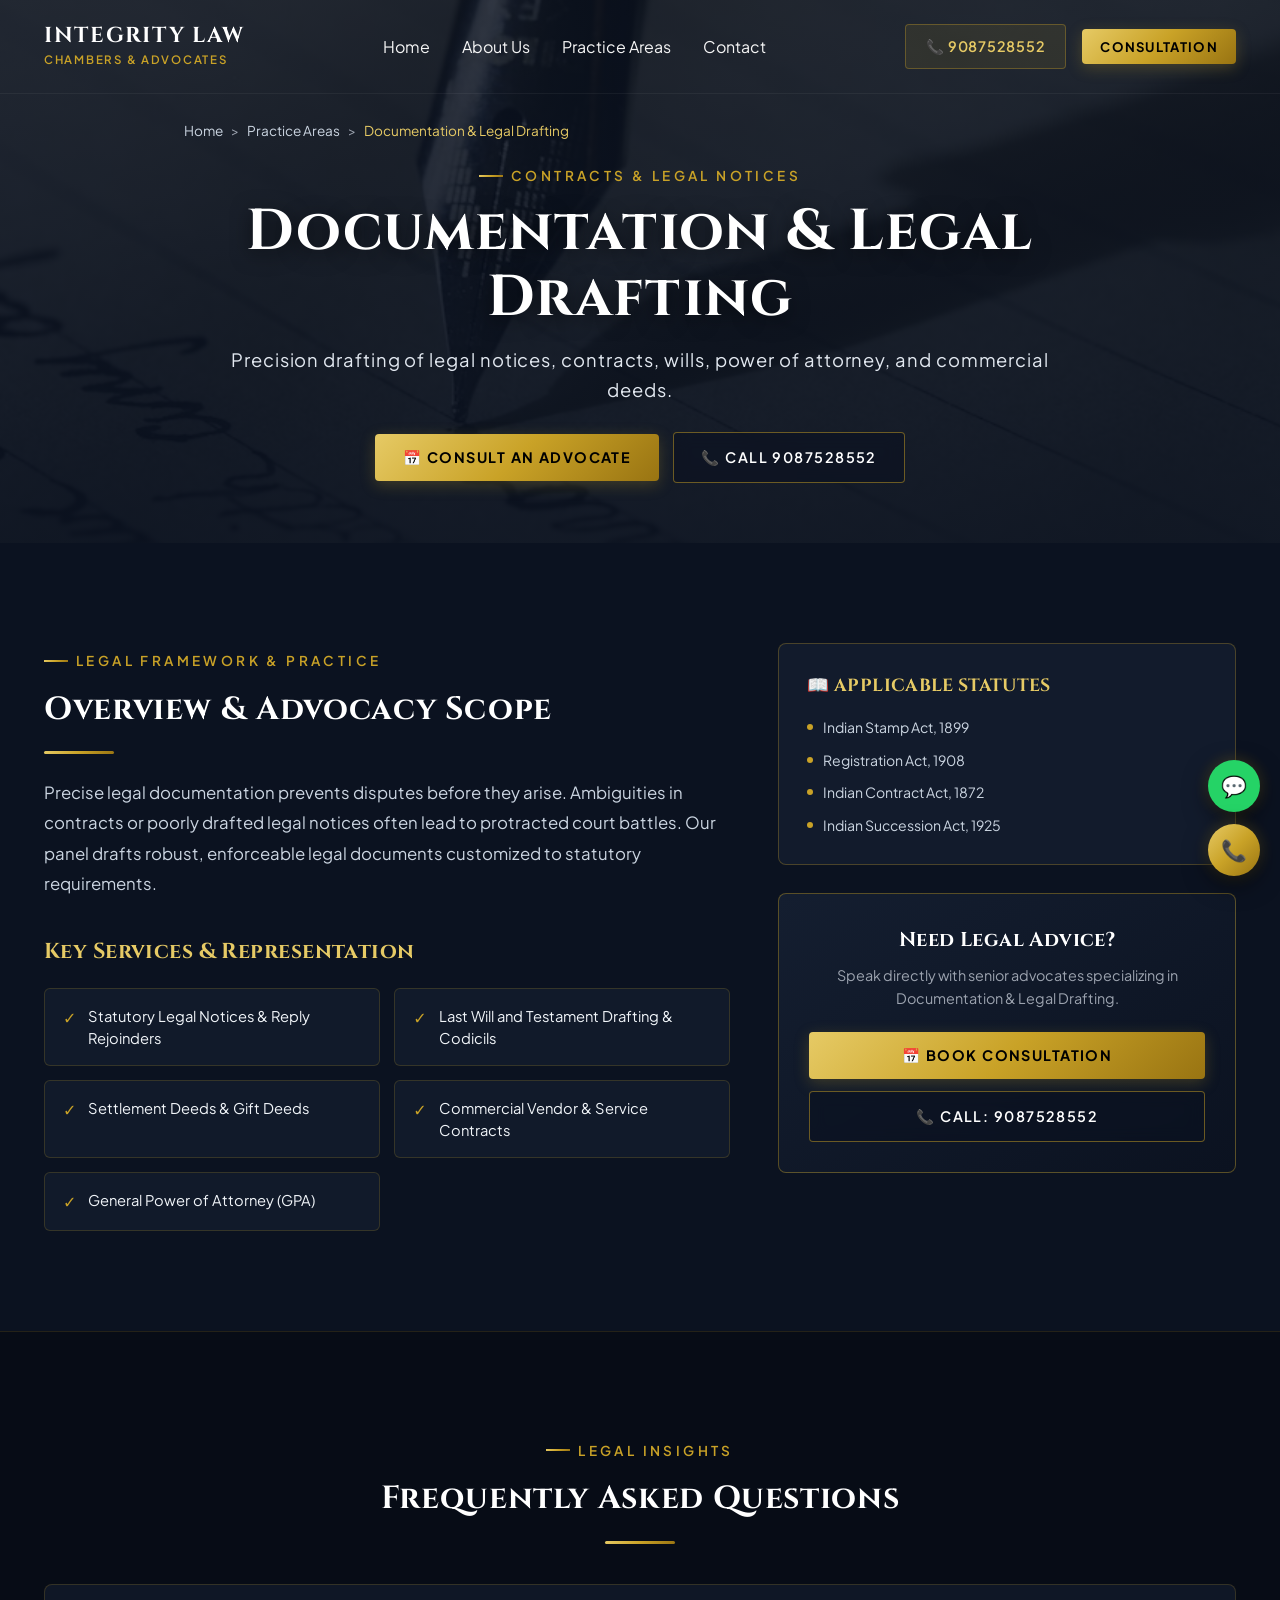
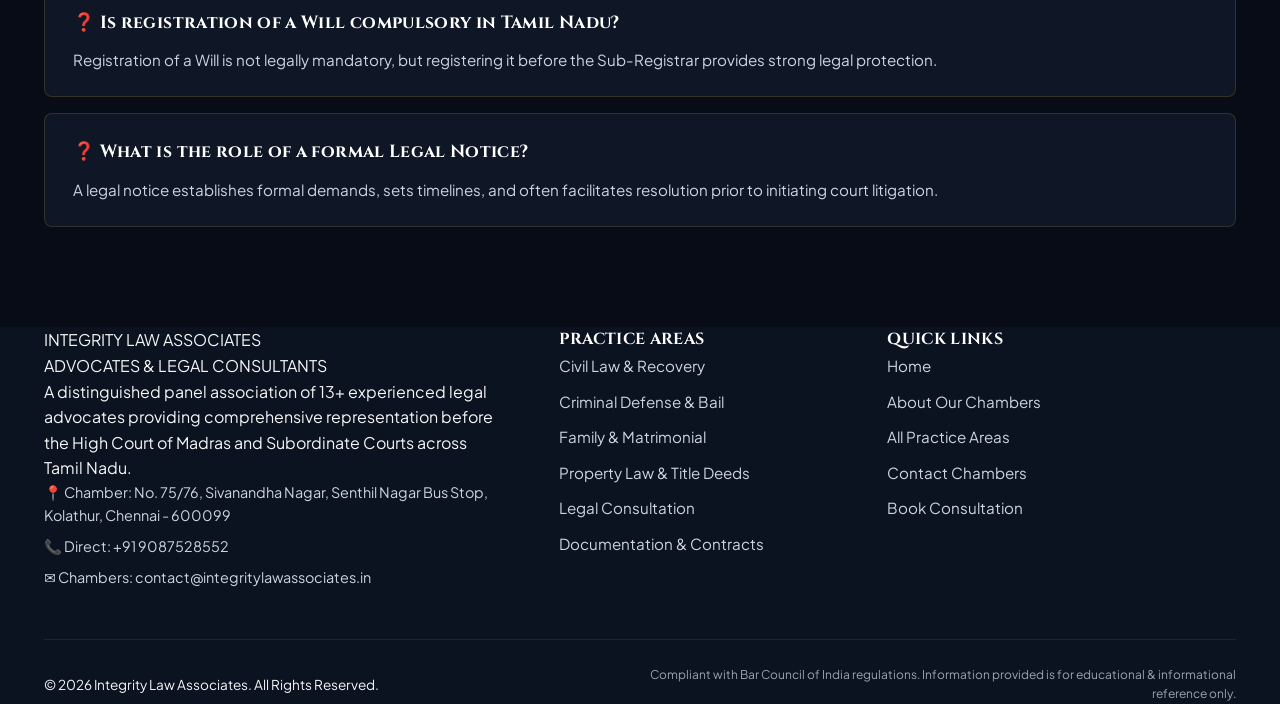
<file: documentation.html>
<!DOCTYPE html>
<html lang="en">
<head>
  <meta charset="UTF-8">
  <meta name="viewport" content="width=device-width, initial-scale=1.0">
  <title>Documentation & Legal Drafting | Integrity Law Associates</title>
  <meta name="description" content="Integrity Law Associates - Panel of 13+ Senior Advocates & Legal Counsel in Chennai, Tamil Nadu.">
  <link rel="preconnect" href="https://fonts.googleapis.com">
  <link rel="preconnect" href="https://fonts.gstatic.com" crossorigin>
  <link href="https://fonts.googleapis.com/css2?family=Cinzel:wght@600;700;800&family=Plus+Jakarta+Sans:wght@300;400;500;600;700&display=swap" rel="stylesheet">
  <link rel="stylesheet" href="style.css">
</head>
<body>
  
  <nav class="navbar">
    <div class="container nav-container">
      <a href="index.html" class="brand-logo">
        <span class="brand-title">INTEGRITY LAW</span>
        <span class="brand-sub">CHAMBERS & ADVOCATES</span>
      </a>
      <ul class="nav-links">
        <li><a href="index.html">Home</a></li>
        <li><a href="about.html">About Us</a></li>
        <li><a href="practice-areas.html">Practice Areas</a></li>
        <li><a href="contact.html">Contact</a></li>
      </ul>
      <div style="display:flex;align-items:center;gap:16px;">
        <a href="tel:9087528552" class="phone-badge" style="display:flex;align-items:center;gap:8px;color:#e6ca65;font-size:0.9rem;font-weight:600;">
          📞 9087528552
        </a>
        <button class="btn-primary open-modal-btn" style="padding:9px 18px;font-size:0.82rem;">
          CONSULTATION
        </button>
        <button class="mobile-menu-btn" aria-label="Toggle navigation menu">
          ☰
        </button>
      </div>
    </div>
  </nav>

  <main>
    
    <section class="page-hero" style="min-height:420px;display:flex;align-items:center;">
      <img src="practice-documentation.jpg" alt="Documentation & Legal Drafting" class="hero-bg">
      <div class="hero-overlay" style="background:linear-gradient(180deg, rgba(11,18,32,0.85) 0%, rgba(11,18,32,0.95) 100%);"></div>

      <div class="container page-hero-content" style="position:relative;z-index:3;padding:120px 24px 60px;">
        <div style="display:flex;align-items:center;gap:8px;color:#9ca3af;font-size:0.85rem;margin-bottom:16px;">
          <a href="index.html" style="color:#cbd5e1;">Home</a> &gt; 
          <a href="practice-areas.html" style="color:#cbd5e1;">Practice Areas</a> &gt; 
          <span style="color:#e6ca65;">Documentation & Legal Drafting</span>
        </div>

        <div class="section-tag">CONTRACTS & LEGAL NOTICES</div>
        <h1 class="page-hero-title" style="font-size:clamp(2.2rem, 4.5vw, 3.8rem);margin-bottom:14px;">Documentation & Legal Drafting</h1>
        <div class="page-hero-sub" style="max-width:820px;font-size:1.15rem;color:#e2e8f0;line-height:1.6;">Precision drafting of legal notices, contracts, wills, power of attorney, and commercial deeds.</div>

        <div class="hero-buttons" style="margin-top:28px;display:flex;gap:14px;flex-wrap:wrap;">
          <button class="btn-primary open-modal-btn" data-area="Documentation & Legal Drafting">📅 CONSULT AN ADVOCATE</button>
          <a href="tel:9087528552" class="btn-outline">📞 CALL 9087528552</a>
        </div>
      </div>
    </section>

    <section class="section-padding" style="background:#0b1220;">
      <div class="container">
        <div style="display:grid;grid-template-columns:1.8fr 1.2fr;gap:48px;align-items:start;">
          <div>
            <div class="section-tag">LEGAL FRAMEWORK & PRACTICE</div>
            <h2 style="font-size:2rem;margin-bottom:16px;">Overview & Advocacy Scope</h2>
            <div class="gold-divider" style="margin-bottom:24px;"></div>
            <p style="color:#cbd5e1;font-size:1.05rem;line-height:1.8;margin-bottom:24px;">Precise legal documentation prevents disputes before they arise. Ambiguities in contracts or poorly drafted legal notices often lead to protracted court battles. Our panel drafts robust, enforceable legal documents customized to statutory requirements.</p>

            <h3 style="font-size:1.35rem;color:#e6ca65;margin-top:36px;margin-bottom:18px;">Key Services & Representation</h3>
            <div style="display:grid;grid-template-columns:repeat(auto-fit, minmax(280px, 1fr));gap:14px;">
              
                <div style="background:rgba(20, 30, 48, 0.7);border:1px solid rgba(201, 162, 39, 0.2);border-radius:6px;padding:16px 18px;display:flex;align-items:flex-start;gap:12px;">
                  <span style="color:#c9a227;">✓</span>
                  <span style="font-size:0.92rem;color:#f1f5f9;line-height:1.5;">Statutory Legal Notices & Reply Rejoinders</span>
                </div>
              
                <div style="background:rgba(20, 30, 48, 0.7);border:1px solid rgba(201, 162, 39, 0.2);border-radius:6px;padding:16px 18px;display:flex;align-items:flex-start;gap:12px;">
                  <span style="color:#c9a227;">✓</span>
                  <span style="font-size:0.92rem;color:#f1f5f9;line-height:1.5;">Last Will and Testament Drafting & Codicils</span>
                </div>
              
                <div style="background:rgba(20, 30, 48, 0.7);border:1px solid rgba(201, 162, 39, 0.2);border-radius:6px;padding:16px 18px;display:flex;align-items:flex-start;gap:12px;">
                  <span style="color:#c9a227;">✓</span>
                  <span style="font-size:0.92rem;color:#f1f5f9;line-height:1.5;">Settlement Deeds & Gift Deeds</span>
                </div>
              
                <div style="background:rgba(20, 30, 48, 0.7);border:1px solid rgba(201, 162, 39, 0.2);border-radius:6px;padding:16px 18px;display:flex;align-items:flex-start;gap:12px;">
                  <span style="color:#c9a227;">✓</span>
                  <span style="font-size:0.92rem;color:#f1f5f9;line-height:1.5;">Commercial Vendor & Service Contracts</span>
                </div>
              
                <div style="background:rgba(20, 30, 48, 0.7);border:1px solid rgba(201, 162, 39, 0.2);border-radius:6px;padding:16px 18px;display:flex;align-items:flex-start;gap:12px;">
                  <span style="color:#c9a227;">✓</span>
                  <span style="font-size:0.92rem;color:#f1f5f9;line-height:1.5;">General Power of Attorney (GPA)</span>
                </div>
              
            </div>
          </div>

          <div>
            <div style="background:rgba(20, 30, 48, 0.85);border:1px solid rgba(201, 162, 39, 0.3);border-radius:8px;padding:28px;margin-bottom:28px;">
              <h4 style="font-size:1.1rem;color:#e6ca65;margin-bottom:16px;">📖 APPLICABLE STATUTES</h4>
              <ul style="list-style:none;display:flex;flex-direction:column;gap:10px;">
                
                  <li style="display:flex;align-items:center;gap:10px;font-size:0.88rem;color:#cbd5e1;">
                    <span style="width:6px;height:6px;border-radius:50%;background:#c9a227;"></span>
                    <span>Indian Stamp Act, 1899</span>
                  </li>
                
                  <li style="display:flex;align-items:center;gap:10px;font-size:0.88rem;color:#cbd5e1;">
                    <span style="width:6px;height:6px;border-radius:50%;background:#c9a227;"></span>
                    <span>Registration Act, 1908</span>
                  </li>
                
                  <li style="display:flex;align-items:center;gap:10px;font-size:0.88rem;color:#cbd5e1;">
                    <span style="width:6px;height:6px;border-radius:50%;background:#c9a227;"></span>
                    <span>Indian Contract Act, 1872</span>
                  </li>
                
                  <li style="display:flex;align-items:center;gap:10px;font-size:0.88rem;color:#cbd5e1;">
                    <span style="width:6px;height:6px;border-radius:50%;background:#c9a227;"></span>
                    <span>Indian Succession Act, 1925</span>
                  </li>
                
              </ul>
            </div>

            <div style="background:linear-gradient(145deg, #141e30, #0b1220);border:1px solid rgba(201, 162, 39, 0.4);border-radius:8px;padding:30px;text-align:center;">
              <h4 style="font-size:1.25rem;margin-bottom:8px;">Need Legal Advice?</h4>
              <p style="color:#9ca3af;font-size:0.9rem;line-height:1.6;margin-bottom:22px;">
                Speak directly with senior advocates specializing in Documentation & Legal Drafting.
              </p>
              <button class="btn-primary open-modal-btn" style="width:100%;justify-content:center;margin-bottom:12px;">
                📅 BOOK CONSULTATION
              </button>
              <a href="tel:9087528552" class="btn-outline" style="width:100%;justify-content:center;">
                📞 CALL: 9087528552
              </a>
            </div>
          </div>
        </div>
      </div>
    </section>

    <!-- FAQ SECTION -->
    <section class="section-padding" style="background:#070c16;border-top:1px solid rgba(201, 162, 39, 0.15);">
      <div class="container" style="maxWidth:960px;">
        <div style="text-align:center;margin-bottom:40px;">
          <div class="section-tag" style="justify-content:center;">LEGAL INSIGHTS</div>
          <h2 style="font-size:2rem;margin-bottom:10px;">Frequently Asked Questions</h2>
          <div class="gold-divider center"></div>
        </div>
        <div style="display:flex;flex-direction:column;gap:16px;">
          
            <div style="background:rgba(20, 30, 48, 0.65);border:1px solid rgba(201, 162, 39, 0.2);border-radius:8px;padding:24px 28px;">
              <h4 style="font-size:1.1rem;color:#fff;margin-bottom:10px;">❓ Is registration of a Will compulsory in Tamil Nadu?</h4>
              <p style="color:#cbd5e1;font-size:0.95rem;line-height:1.7;">Registration of a Will is not legally mandatory, but registering it before the Sub-Registrar provides strong legal protection.</p>
            </div>
          
            <div style="background:rgba(20, 30, 48, 0.65);border:1px solid rgba(201, 162, 39, 0.2);border-radius:8px;padding:24px 28px;">
              <h4 style="font-size:1.1rem;color:#fff;margin-bottom:10px;">❓ What is the role of a formal Legal Notice?</h4>
              <p style="color:#cbd5e1;font-size:0.95rem;line-height:1.7;">A legal notice establishes formal demands, sets timelines, and often facilitates resolution prior to initiating court litigation.</p>
            </div>
          
        </div>
      </div>
    </section>
  
  </main>
  
  <footer class="footer-main">
    <div class="container">
      <div class="footer-grid">
        <div>
          <div class="footer-brand-title">INTEGRITY LAW ASSOCIATES</div>
          <div class="footer-brand-sub">ADVOCATES & LEGAL CONSULTANTS</div>
          <p class="footer-desc">
            A distinguished panel association of 13+ experienced legal advocates providing comprehensive representation before the High Court of Madras and Subordinate Courts across Tamil Nadu.
          </p>
          <div style="display:flex;flex-direction:column;gap:8px;font-size:0.9rem;color:#cbd5e1;">
            <div>📍 Chamber: No. 75/76, Sivanandha Nagar, Senthil Nagar Bus Stop, Kolathur, Chennai - 600099</div>
            <div>📞 Direct: +91 9087528552</div>
            <div>✉️ Chambers: contact@integritylawassociates.in</div>
          </div>
        </div>

        <div>
          <h4 class="footer-heading">PRACTICE AREAS</h4>
          <ul class="footer-links">
            <li><a href="civil-law.html">Civil Law & Recovery</a></li>
            <li><a href="criminal-law.html">Criminal Defense & Bail</a></li>
            <li><a href="family-law.html">Family & Matrimonial</a></li>
            <li><a href="property-law.html">Property Law & Title Deeds</a></li>
            <li><a href="legal-consultation.html">Legal Consultation</a></li>
            <li><a href="documentation.html">Documentation & Contracts</a></li>
          </ul>
        </div>

        <div>
          <h4 class="footer-heading">QUICK LINKS</h4>
          <ul class="footer-links">
            <li><a href="index.html">Home</a></li>
            <li><a href="about.html">About Our Chambers</a></li>
            <li><a href="practice-areas.html">All Practice Areas</a></li>
            <li><a href="contact.html">Contact Chambers</a></li>
            <li><a href="#" class="open-modal-btn">Book Consultation</a></li>
          </ul>
        </div>
      </div>

      <div class="footer-bottom">
        <div>© 2026 Integrity Law Associates. All Rights Reserved.</div>
        <div style="color:#9ca3af;font-size:0.75rem;max-width:600px;text-align:right;">
          Compliant with Bar Council of India regulations. Information provided is for educational & informational reference only.
        </div>
      </div>
    </div>
  </footer>

  <!-- Floating Quick Actions -->
  <div class="floating-actions">
    <a href="https://wa.me/919087528552?text=Hello%20Integrity%20Law%20Associates,%20I%20would%20like%20to%20inquire%20about%20legal%20consultation." target="_blank" rel="noopener" class="floating-btn btn-whatsapp-float" title="Chat on WhatsApp">
      💬
    </a>
    <a href="tel:9087528552" class="floating-btn btn-call-float" title="Call Chambers">
      📞
    </a>
  </div>

  <!-- Consultation Modal -->
  <div id="consultationModal" class="modal-backdrop" style="display:none;">
    <div class="modal-content">
      <button class="modal-close">&times;</button>
      <div class="section-tag">DIRECT ADVOCATE APPOINTMENT</div>
      <h3 style="font-size:1.6rem;color:#fff;margin-bottom:8px;">Book Legal Consultation</h3>
      <p style="color:#9ca3af;font-size:0.9rem;margin-bottom:24px;">
        Schedule a confidential case assessment with our senior panel of advocates in Chennai.
      </p>

      <form id="consultationForm">
        <div style="margin-bottom:16px;">
          <label style="display:block;font-size:0.85rem;color:#cbd5e1;margin-bottom:6px;">FULL NAME *</label>
          <input type="text" name="fullName" required placeholder="Enter your full name" style="width:100%;padding:12px 14px;background:#0b1220;border:1px solid rgba(201,162,39,0.3);color:#fff;border-radius:4px;">
        </div>
        <div style="margin-bottom:16px;">
          <label style="display:block;font-size:0.85rem;color:#cbd5e1;margin-bottom:6px;">PHONE NUMBER *</label>
          <input type="tel" name="phone" required placeholder="Your 10-digit mobile number" style="width:100%;padding:12px 14px;background:#0b1220;border:1px solid rgba(201,162,39,0.3);color:#fff;border-radius:4px;">
        </div>
        <div style="margin-bottom:16px;">
          <label style="display:block;font-size:0.85rem;color:#cbd5e1;margin-bottom:6px;">PRACTICE AREA *</label>
          <select name="practiceArea" style="width:100%;padding:12px 14px;background:#0b1220;border:1px solid rgba(201,162,39,0.3);color:#fff;border-radius:4px;">
            <option value="Civil Law & Property Disputes">Civil Law & Property Disputes</option>
            <option value="Criminal Law & Bail Matters">Criminal Law & Bail Matters</option>
            <option value="Family & Matrimonial Disputes">Family & Matrimonial Disputes</option>
            <option value="Property Verification & Land Litigation">Property Verification & Land Litigation</option>
            <option value="Direct Legal Consultation">Direct Legal Consultation</option>
            <option value="Documentation & Agreement Drafting">Documentation & Agreement Drafting</option>
          </select>
        </div>
        <div style="margin-bottom:24px;">
          <label style="display:block;font-size:0.85rem;color:#cbd5e1;margin-bottom:6px;">BRIEF SUMMARY OF LEGAL MATTER</label>
          <textarea name="summary" rows="3" placeholder="Briefly describe your situation..." style="width:100%;padding:12px 14px;background:#0b1220;border:1px solid rgba(201,162,39,0.3);color:#fff;border-radius:4px;"></textarea>
        </div>
        <button type="submit" class="btn-primary" style="width:100%;justify-content:center;padding:14px;">
          CONFIRM & PROCEED VIA WHATSAPP / CALL
        </button>
      </form>
    </div>
  </div>

  <script src="script.js"></script>

</body>
</html>
</file>
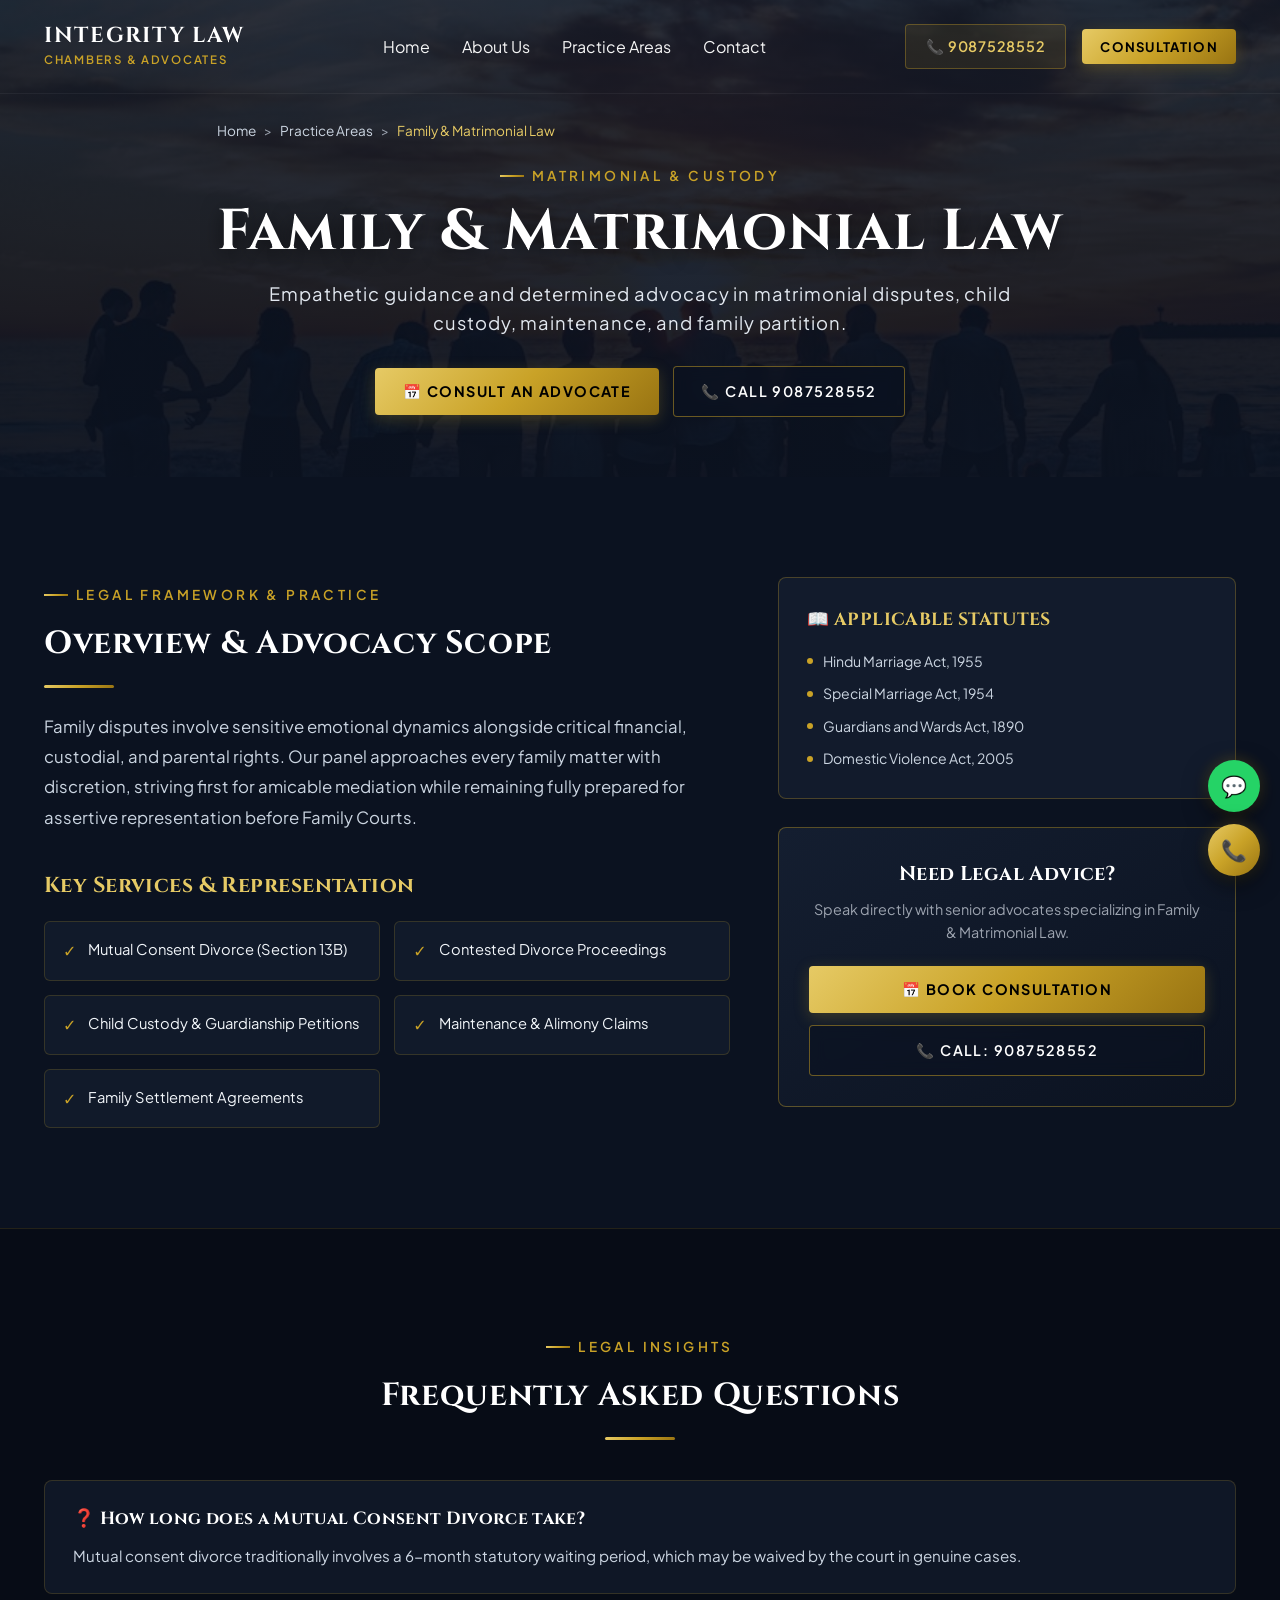
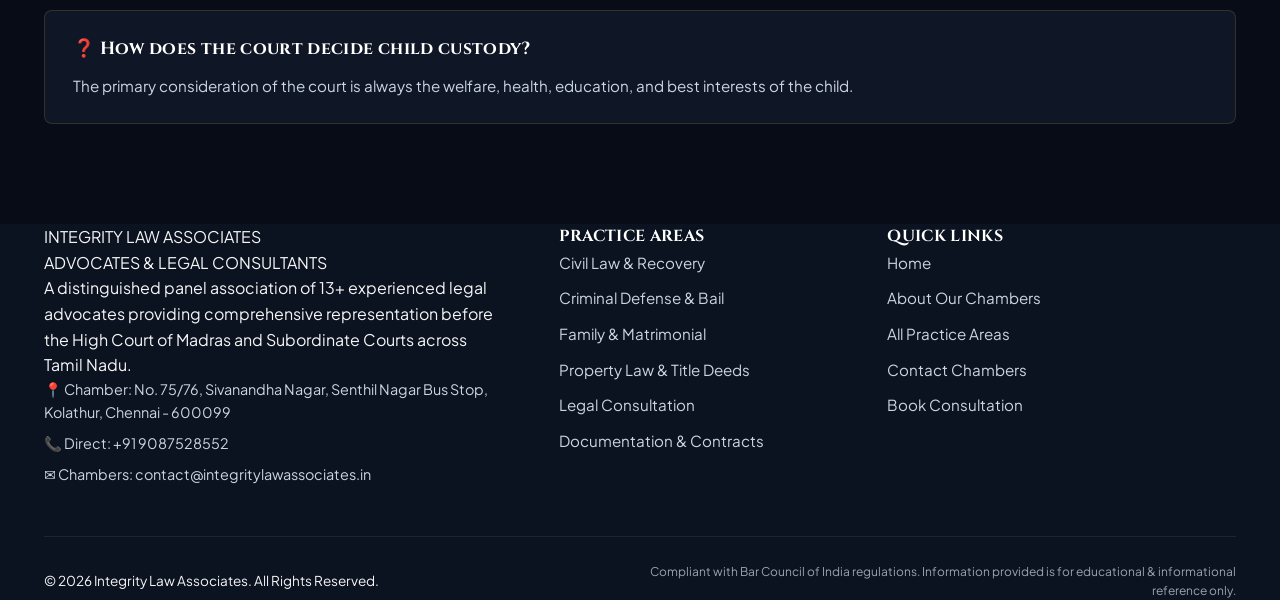
<file: family-law.html>
<!DOCTYPE html>
<html lang="en">
<head>
  <meta charset="UTF-8">
  <meta name="viewport" content="width=device-width, initial-scale=1.0">
  <title>Family & Matrimonial Law | Integrity Law Associates</title>
  <meta name="description" content="Integrity Law Associates - Panel of 13+ Senior Advocates & Legal Counsel in Chennai, Tamil Nadu.">
  <link rel="preconnect" href="https://fonts.googleapis.com">
  <link rel="preconnect" href="https://fonts.gstatic.com" crossorigin>
  <link href="https://fonts.googleapis.com/css2?family=Cinzel:wght@600;700;800&family=Plus+Jakarta+Sans:wght@300;400;500;600;700&display=swap" rel="stylesheet">
  <link rel="stylesheet" href="style.css">
</head>
<body>
  
  <nav class="navbar">
    <div class="container nav-container">
      <a href="index.html" class="brand-logo">
        <span class="brand-title">INTEGRITY LAW</span>
        <span class="brand-sub">CHAMBERS & ADVOCATES</span>
      </a>
      <ul class="nav-links">
        <li><a href="index.html">Home</a></li>
        <li><a href="about.html">About Us</a></li>
        <li><a href="practice-areas.html">Practice Areas</a></li>
        <li><a href="contact.html">Contact</a></li>
      </ul>
      <div style="display:flex;align-items:center;gap:16px;">
        <a href="tel:9087528552" class="phone-badge" style="display:flex;align-items:center;gap:8px;color:#e6ca65;font-size:0.9rem;font-weight:600;">
          📞 9087528552
        </a>
        <button class="btn-primary open-modal-btn" style="padding:9px 18px;font-size:0.82rem;">
          CONSULTATION
        </button>
        <button class="mobile-menu-btn" aria-label="Toggle navigation menu">
          ☰
        </button>
      </div>
    </div>
  </nav>

  <main>
    
    <section class="page-hero" style="min-height:420px;display:flex;align-items:center;">
      <img src="practice-family.jpg" alt="Family & Matrimonial Law" class="hero-bg">
      <div class="hero-overlay" style="background:linear-gradient(180deg, rgba(11,18,32,0.85) 0%, rgba(11,18,32,0.95) 100%);"></div>

      <div class="container page-hero-content" style="position:relative;z-index:3;padding:120px 24px 60px;">
        <div style="display:flex;align-items:center;gap:8px;color:#9ca3af;font-size:0.85rem;margin-bottom:16px;">
          <a href="index.html" style="color:#cbd5e1;">Home</a> &gt; 
          <a href="practice-areas.html" style="color:#cbd5e1;">Practice Areas</a> &gt; 
          <span style="color:#e6ca65;">Family & Matrimonial Law</span>
        </div>

        <div class="section-tag">MATRIMONIAL & CUSTODY</div>
        <h1 class="page-hero-title" style="font-size:clamp(2.2rem, 4.5vw, 3.8rem);margin-bottom:14px;">Family & Matrimonial Law</h1>
        <div class="page-hero-sub" style="max-width:820px;font-size:1.15rem;color:#e2e8f0;line-height:1.6;">Empathetic guidance and determined advocacy in matrimonial disputes, child custody, maintenance, and family partition.</div>

        <div class="hero-buttons" style="margin-top:28px;display:flex;gap:14px;flex-wrap:wrap;">
          <button class="btn-primary open-modal-btn" data-area="Family & Matrimonial Law">📅 CONSULT AN ADVOCATE</button>
          <a href="tel:9087528552" class="btn-outline">📞 CALL 9087528552</a>
        </div>
      </div>
    </section>

    <section class="section-padding" style="background:#0b1220;">
      <div class="container">
        <div style="display:grid;grid-template-columns:1.8fr 1.2fr;gap:48px;align-items:start;">
          <div>
            <div class="section-tag">LEGAL FRAMEWORK & PRACTICE</div>
            <h2 style="font-size:2rem;margin-bottom:16px;">Overview & Advocacy Scope</h2>
            <div class="gold-divider" style="margin-bottom:24px;"></div>
            <p style="color:#cbd5e1;font-size:1.05rem;line-height:1.8;margin-bottom:24px;">Family disputes involve sensitive emotional dynamics alongside critical financial, custodial, and parental rights. Our panel approaches every family matter with discretion, striving first for amicable mediation while remaining fully prepared for assertive representation before Family Courts.</p>

            <h3 style="font-size:1.35rem;color:#e6ca65;margin-top:36px;margin-bottom:18px;">Key Services & Representation</h3>
            <div style="display:grid;grid-template-columns:repeat(auto-fit, minmax(280px, 1fr));gap:14px;">
              
                <div style="background:rgba(20, 30, 48, 0.7);border:1px solid rgba(201, 162, 39, 0.2);border-radius:6px;padding:16px 18px;display:flex;align-items:flex-start;gap:12px;">
                  <span style="color:#c9a227;">✓</span>
                  <span style="font-size:0.92rem;color:#f1f5f9;line-height:1.5;">Mutual Consent Divorce (Section 13B)</span>
                </div>
              
                <div style="background:rgba(20, 30, 48, 0.7);border:1px solid rgba(201, 162, 39, 0.2);border-radius:6px;padding:16px 18px;display:flex;align-items:flex-start;gap:12px;">
                  <span style="color:#c9a227;">✓</span>
                  <span style="font-size:0.92rem;color:#f1f5f9;line-height:1.5;">Contested Divorce Proceedings</span>
                </div>
              
                <div style="background:rgba(20, 30, 48, 0.7);border:1px solid rgba(201, 162, 39, 0.2);border-radius:6px;padding:16px 18px;display:flex;align-items:flex-start;gap:12px;">
                  <span style="color:#c9a227;">✓</span>
                  <span style="font-size:0.92rem;color:#f1f5f9;line-height:1.5;">Child Custody & Guardianship Petitions</span>
                </div>
              
                <div style="background:rgba(20, 30, 48, 0.7);border:1px solid rgba(201, 162, 39, 0.2);border-radius:6px;padding:16px 18px;display:flex;align-items:flex-start;gap:12px;">
                  <span style="color:#c9a227;">✓</span>
                  <span style="font-size:0.92rem;color:#f1f5f9;line-height:1.5;">Maintenance & Alimony Claims</span>
                </div>
              
                <div style="background:rgba(20, 30, 48, 0.7);border:1px solid rgba(201, 162, 39, 0.2);border-radius:6px;padding:16px 18px;display:flex;align-items:flex-start;gap:12px;">
                  <span style="color:#c9a227;">✓</span>
                  <span style="font-size:0.92rem;color:#f1f5f9;line-height:1.5;">Family Settlement Agreements</span>
                </div>
              
            </div>
          </div>

          <div>
            <div style="background:rgba(20, 30, 48, 0.85);border:1px solid rgba(201, 162, 39, 0.3);border-radius:8px;padding:28px;margin-bottom:28px;">
              <h4 style="font-size:1.1rem;color:#e6ca65;margin-bottom:16px;">📖 APPLICABLE STATUTES</h4>
              <ul style="list-style:none;display:flex;flex-direction:column;gap:10px;">
                
                  <li style="display:flex;align-items:center;gap:10px;font-size:0.88rem;color:#cbd5e1;">
                    <span style="width:6px;height:6px;border-radius:50%;background:#c9a227;"></span>
                    <span>Hindu Marriage Act, 1955</span>
                  </li>
                
                  <li style="display:flex;align-items:center;gap:10px;font-size:0.88rem;color:#cbd5e1;">
                    <span style="width:6px;height:6px;border-radius:50%;background:#c9a227;"></span>
                    <span>Special Marriage Act, 1954</span>
                  </li>
                
                  <li style="display:flex;align-items:center;gap:10px;font-size:0.88rem;color:#cbd5e1;">
                    <span style="width:6px;height:6px;border-radius:50%;background:#c9a227;"></span>
                    <span>Guardians and Wards Act, 1890</span>
                  </li>
                
                  <li style="display:flex;align-items:center;gap:10px;font-size:0.88rem;color:#cbd5e1;">
                    <span style="width:6px;height:6px;border-radius:50%;background:#c9a227;"></span>
                    <span>Domestic Violence Act, 2005</span>
                  </li>
                
              </ul>
            </div>

            <div style="background:linear-gradient(145deg, #141e30, #0b1220);border:1px solid rgba(201, 162, 39, 0.4);border-radius:8px;padding:30px;text-align:center;">
              <h4 style="font-size:1.25rem;margin-bottom:8px;">Need Legal Advice?</h4>
              <p style="color:#9ca3af;font-size:0.9rem;line-height:1.6;margin-bottom:22px;">
                Speak directly with senior advocates specializing in Family & Matrimonial Law.
              </p>
              <button class="btn-primary open-modal-btn" style="width:100%;justify-content:center;margin-bottom:12px;">
                📅 BOOK CONSULTATION
              </button>
              <a href="tel:9087528552" class="btn-outline" style="width:100%;justify-content:center;">
                📞 CALL: 9087528552
              </a>
            </div>
          </div>
        </div>
      </div>
    </section>

    <!-- FAQ SECTION -->
    <section class="section-padding" style="background:#070c16;border-top:1px solid rgba(201, 162, 39, 0.15);">
      <div class="container" style="maxWidth:960px;">
        <div style="text-align:center;margin-bottom:40px;">
          <div class="section-tag" style="justify-content:center;">LEGAL INSIGHTS</div>
          <h2 style="font-size:2rem;margin-bottom:10px;">Frequently Asked Questions</h2>
          <div class="gold-divider center"></div>
        </div>
        <div style="display:flex;flex-direction:column;gap:16px;">
          
            <div style="background:rgba(20, 30, 48, 0.65);border:1px solid rgba(201, 162, 39, 0.2);border-radius:8px;padding:24px 28px;">
              <h4 style="font-size:1.1rem;color:#fff;margin-bottom:10px;">❓ How long does a Mutual Consent Divorce take?</h4>
              <p style="color:#cbd5e1;font-size:0.95rem;line-height:1.7;">Mutual consent divorce traditionally involves a 6-month statutory waiting period, which may be waived by the court in genuine cases.</p>
            </div>
          
            <div style="background:rgba(20, 30, 48, 0.65);border:1px solid rgba(201, 162, 39, 0.2);border-radius:8px;padding:24px 28px;">
              <h4 style="font-size:1.1rem;color:#fff;margin-bottom:10px;">❓ How does the court decide child custody?</h4>
              <p style="color:#cbd5e1;font-size:0.95rem;line-height:1.7;">The primary consideration of the court is always the welfare, health, education, and best interests of the child.</p>
            </div>
          
        </div>
      </div>
    </section>
  
  </main>
  
  <footer class="footer-main">
    <div class="container">
      <div class="footer-grid">
        <div>
          <div class="footer-brand-title">INTEGRITY LAW ASSOCIATES</div>
          <div class="footer-brand-sub">ADVOCATES & LEGAL CONSULTANTS</div>
          <p class="footer-desc">
            A distinguished panel association of 13+ experienced legal advocates providing comprehensive representation before the High Court of Madras and Subordinate Courts across Tamil Nadu.
          </p>
          <div style="display:flex;flex-direction:column;gap:8px;font-size:0.9rem;color:#cbd5e1;">
            <div>📍 Chamber: No. 75/76, Sivanandha Nagar, Senthil Nagar Bus Stop, Kolathur, Chennai - 600099</div>
            <div>📞 Direct: +91 9087528552</div>
            <div>✉️ Chambers: contact@integritylawassociates.in</div>
          </div>
        </div>

        <div>
          <h4 class="footer-heading">PRACTICE AREAS</h4>
          <ul class="footer-links">
            <li><a href="civil-law.html">Civil Law & Recovery</a></li>
            <li><a href="criminal-law.html">Criminal Defense & Bail</a></li>
            <li><a href="family-law.html">Family & Matrimonial</a></li>
            <li><a href="property-law.html">Property Law & Title Deeds</a></li>
            <li><a href="legal-consultation.html">Legal Consultation</a></li>
            <li><a href="documentation.html">Documentation & Contracts</a></li>
          </ul>
        </div>

        <div>
          <h4 class="footer-heading">QUICK LINKS</h4>
          <ul class="footer-links">
            <li><a href="index.html">Home</a></li>
            <li><a href="about.html">About Our Chambers</a></li>
            <li><a href="practice-areas.html">All Practice Areas</a></li>
            <li><a href="contact.html">Contact Chambers</a></li>
            <li><a href="#" class="open-modal-btn">Book Consultation</a></li>
          </ul>
        </div>
      </div>

      <div class="footer-bottom">
        <div>© 2026 Integrity Law Associates. All Rights Reserved.</div>
        <div style="color:#9ca3af;font-size:0.75rem;max-width:600px;text-align:right;">
          Compliant with Bar Council of India regulations. Information provided is for educational & informational reference only.
        </div>
      </div>
    </div>
  </footer>

  <!-- Floating Quick Actions -->
  <div class="floating-actions">
    <a href="https://wa.me/919087528552?text=Hello%20Integrity%20Law%20Associates,%20I%20would%20like%20to%20inquire%20about%20legal%20consultation." target="_blank" rel="noopener" class="floating-btn btn-whatsapp-float" title="Chat on WhatsApp">
      💬
    </a>
    <a href="tel:9087528552" class="floating-btn btn-call-float" title="Call Chambers">
      📞
    </a>
  </div>

  <!-- Consultation Modal -->
  <div id="consultationModal" class="modal-backdrop" style="display:none;">
    <div class="modal-content">
      <button class="modal-close">&times;</button>
      <div class="section-tag">DIRECT ADVOCATE APPOINTMENT</div>
      <h3 style="font-size:1.6rem;color:#fff;margin-bottom:8px;">Book Legal Consultation</h3>
      <p style="color:#9ca3af;font-size:0.9rem;margin-bottom:24px;">
        Schedule a confidential case assessment with our senior panel of advocates in Chennai.
      </p>

      <form id="consultationForm">
        <div style="margin-bottom:16px;">
          <label style="display:block;font-size:0.85rem;color:#cbd5e1;margin-bottom:6px;">FULL NAME *</label>
          <input type="text" name="fullName" required placeholder="Enter your full name" style="width:100%;padding:12px 14px;background:#0b1220;border:1px solid rgba(201,162,39,0.3);color:#fff;border-radius:4px;">
        </div>
        <div style="margin-bottom:16px;">
          <label style="display:block;font-size:0.85rem;color:#cbd5e1;margin-bottom:6px;">PHONE NUMBER *</label>
          <input type="tel" name="phone" required placeholder="Your 10-digit mobile number" style="width:100%;padding:12px 14px;background:#0b1220;border:1px solid rgba(201,162,39,0.3);color:#fff;border-radius:4px;">
        </div>
        <div style="margin-bottom:16px;">
          <label style="display:block;font-size:0.85rem;color:#cbd5e1;margin-bottom:6px;">PRACTICE AREA *</label>
          <select name="practiceArea" style="width:100%;padding:12px 14px;background:#0b1220;border:1px solid rgba(201,162,39,0.3);color:#fff;border-radius:4px;">
            <option value="Civil Law & Property Disputes">Civil Law & Property Disputes</option>
            <option value="Criminal Law & Bail Matters">Criminal Law & Bail Matters</option>
            <option value="Family & Matrimonial Disputes">Family & Matrimonial Disputes</option>
            <option value="Property Verification & Land Litigation">Property Verification & Land Litigation</option>
            <option value="Direct Legal Consultation">Direct Legal Consultation</option>
            <option value="Documentation & Agreement Drafting">Documentation & Agreement Drafting</option>
          </select>
        </div>
        <div style="margin-bottom:24px;">
          <label style="display:block;font-size:0.85rem;color:#cbd5e1;margin-bottom:6px;">BRIEF SUMMARY OF LEGAL MATTER</label>
          <textarea name="summary" rows="3" placeholder="Briefly describe your situation..." style="width:100%;padding:12px 14px;background:#0b1220;border:1px solid rgba(201,162,39,0.3);color:#fff;border-radius:4px;"></textarea>
        </div>
        <button type="submit" class="btn-primary" style="width:100%;justify-content:center;padding:14px;">
          CONFIRM & PROCEED VIA WHATSAPP / CALL
        </button>
      </form>
    </div>
  </div>

  <script src="script.js"></script>

</body>
</html>
</file>
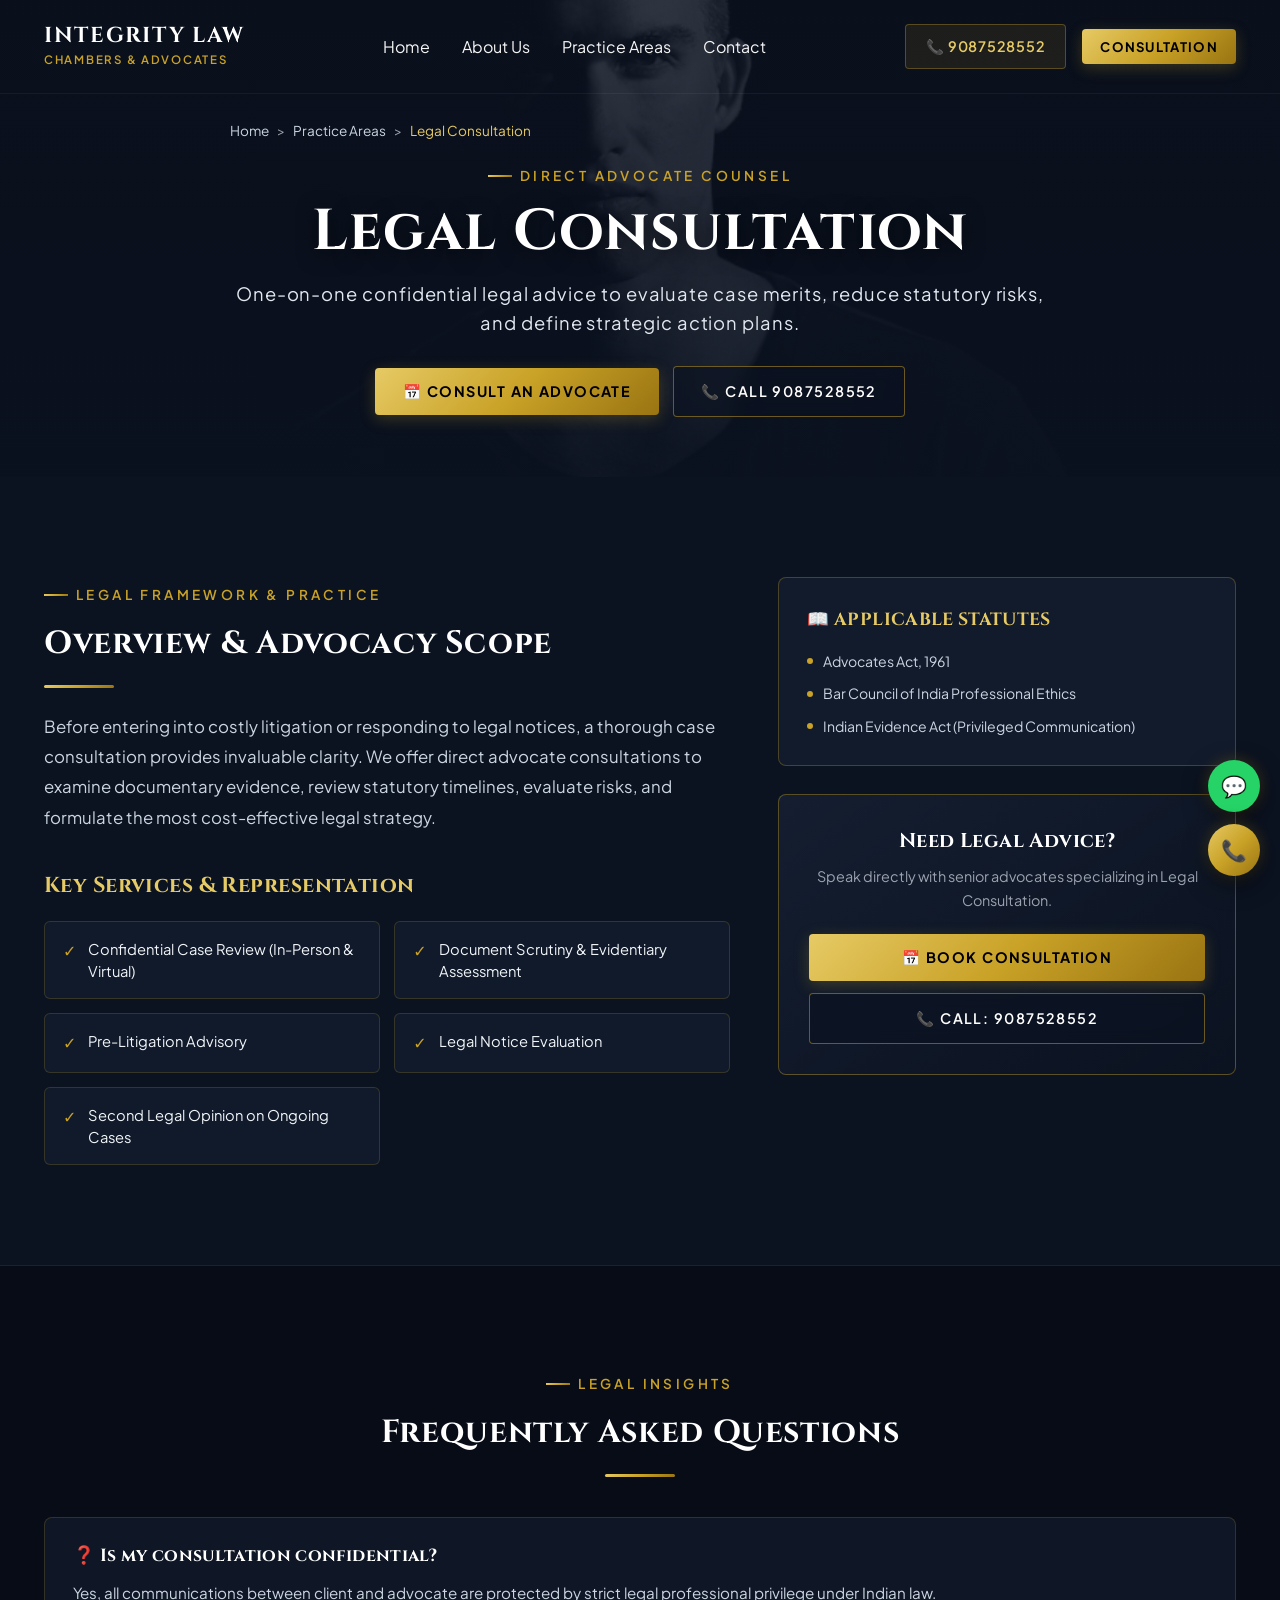
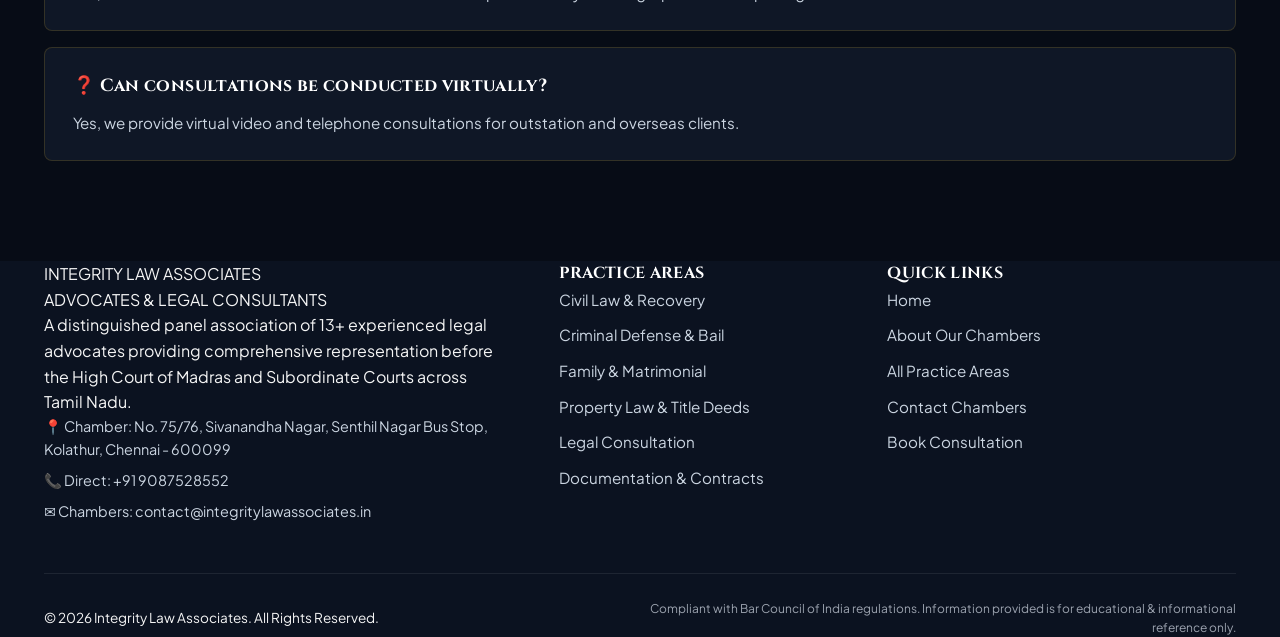
<file: legal-consultation.html>
<!DOCTYPE html>
<html lang="en">
<head>
  <meta charset="UTF-8">
  <meta name="viewport" content="width=device-width, initial-scale=1.0">
  <title>Legal Consultation | Integrity Law Associates</title>
  <meta name="description" content="Integrity Law Associates - Panel of 13+ Senior Advocates & Legal Counsel in Chennai, Tamil Nadu.">
  <link rel="preconnect" href="https://fonts.googleapis.com">
  <link rel="preconnect" href="https://fonts.gstatic.com" crossorigin>
  <link href="https://fonts.googleapis.com/css2?family=Cinzel:wght@600;700;800&family=Plus+Jakarta+Sans:wght@300;400;500;600;700&display=swap" rel="stylesheet">
  <link rel="stylesheet" href="style.css">
</head>
<body>
  
  <nav class="navbar">
    <div class="container nav-container">
      <a href="index.html" class="brand-logo">
        <span class="brand-title">INTEGRITY LAW</span>
        <span class="brand-sub">CHAMBERS & ADVOCATES</span>
      </a>
      <ul class="nav-links">
        <li><a href="index.html">Home</a></li>
        <li><a href="about.html">About Us</a></li>
        <li><a href="practice-areas.html">Practice Areas</a></li>
        <li><a href="contact.html">Contact</a></li>
      </ul>
      <div style="display:flex;align-items:center;gap:16px;">
        <a href="tel:9087528552" class="phone-badge" style="display:flex;align-items:center;gap:8px;color:#e6ca65;font-size:0.9rem;font-weight:600;">
          📞 9087528552
        </a>
        <button class="btn-primary open-modal-btn" style="padding:9px 18px;font-size:0.82rem;">
          CONSULTATION
        </button>
        <button class="mobile-menu-btn" aria-label="Toggle navigation menu">
          ☰
        </button>
      </div>
    </div>
  </nav>

  <main>
    
    <section class="page-hero" style="min-height:420px;display:flex;align-items:center;">
      <img src="practice-consultation.jpg" alt="Legal Consultation" class="hero-bg">
      <div class="hero-overlay" style="background:linear-gradient(180deg, rgba(11,18,32,0.85) 0%, rgba(11,18,32,0.95) 100%);"></div>

      <div class="container page-hero-content" style="position:relative;z-index:3;padding:120px 24px 60px;">
        <div style="display:flex;align-items:center;gap:8px;color:#9ca3af;font-size:0.85rem;margin-bottom:16px;">
          <a href="index.html" style="color:#cbd5e1;">Home</a> &gt; 
          <a href="practice-areas.html" style="color:#cbd5e1;">Practice Areas</a> &gt; 
          <span style="color:#e6ca65;">Legal Consultation</span>
        </div>

        <div class="section-tag">DIRECT ADVOCATE COUNSEL</div>
        <h1 class="page-hero-title" style="font-size:clamp(2.2rem, 4.5vw, 3.8rem);margin-bottom:14px;">Legal Consultation</h1>
        <div class="page-hero-sub" style="max-width:820px;font-size:1.15rem;color:#e2e8f0;line-height:1.6;">One-on-one confidential legal advice to evaluate case merits, reduce statutory risks, and define strategic action plans.</div>

        <div class="hero-buttons" style="margin-top:28px;display:flex;gap:14px;flex-wrap:wrap;">
          <button class="btn-primary open-modal-btn" data-area="Legal Consultation">📅 CONSULT AN ADVOCATE</button>
          <a href="tel:9087528552" class="btn-outline">📞 CALL 9087528552</a>
        </div>
      </div>
    </section>

    <section class="section-padding" style="background:#0b1220;">
      <div class="container">
        <div style="display:grid;grid-template-columns:1.8fr 1.2fr;gap:48px;align-items:start;">
          <div>
            <div class="section-tag">LEGAL FRAMEWORK & PRACTICE</div>
            <h2 style="font-size:2rem;margin-bottom:16px;">Overview & Advocacy Scope</h2>
            <div class="gold-divider" style="margin-bottom:24px;"></div>
            <p style="color:#cbd5e1;font-size:1.05rem;line-height:1.8;margin-bottom:24px;">Before entering into costly litigation or responding to legal notices, a thorough case consultation provides invaluable clarity. We offer direct advocate consultations to examine documentary evidence, review statutory timelines, evaluate risks, and formulate the most cost-effective legal strategy.</p>

            <h3 style="font-size:1.35rem;color:#e6ca65;margin-top:36px;margin-bottom:18px;">Key Services & Representation</h3>
            <div style="display:grid;grid-template-columns:repeat(auto-fit, minmax(280px, 1fr));gap:14px;">
              
                <div style="background:rgba(20, 30, 48, 0.7);border:1px solid rgba(201, 162, 39, 0.2);border-radius:6px;padding:16px 18px;display:flex;align-items:flex-start;gap:12px;">
                  <span style="color:#c9a227;">✓</span>
                  <span style="font-size:0.92rem;color:#f1f5f9;line-height:1.5;">Confidential Case Review (In-Person & Virtual)</span>
                </div>
              
                <div style="background:rgba(20, 30, 48, 0.7);border:1px solid rgba(201, 162, 39, 0.2);border-radius:6px;padding:16px 18px;display:flex;align-items:flex-start;gap:12px;">
                  <span style="color:#c9a227;">✓</span>
                  <span style="font-size:0.92rem;color:#f1f5f9;line-height:1.5;">Document Scrutiny & Evidentiary Assessment</span>
                </div>
              
                <div style="background:rgba(20, 30, 48, 0.7);border:1px solid rgba(201, 162, 39, 0.2);border-radius:6px;padding:16px 18px;display:flex;align-items:flex-start;gap:12px;">
                  <span style="color:#c9a227;">✓</span>
                  <span style="font-size:0.92rem;color:#f1f5f9;line-height:1.5;">Pre-Litigation Advisory</span>
                </div>
              
                <div style="background:rgba(20, 30, 48, 0.7);border:1px solid rgba(201, 162, 39, 0.2);border-radius:6px;padding:16px 18px;display:flex;align-items:flex-start;gap:12px;">
                  <span style="color:#c9a227;">✓</span>
                  <span style="font-size:0.92rem;color:#f1f5f9;line-height:1.5;">Legal Notice Evaluation</span>
                </div>
              
                <div style="background:rgba(20, 30, 48, 0.7);border:1px solid rgba(201, 162, 39, 0.2);border-radius:6px;padding:16px 18px;display:flex;align-items:flex-start;gap:12px;">
                  <span style="color:#c9a227;">✓</span>
                  <span style="font-size:0.92rem;color:#f1f5f9;line-height:1.5;">Second Legal Opinion on Ongoing Cases</span>
                </div>
              
            </div>
          </div>

          <div>
            <div style="background:rgba(20, 30, 48, 0.85);border:1px solid rgba(201, 162, 39, 0.3);border-radius:8px;padding:28px;margin-bottom:28px;">
              <h4 style="font-size:1.1rem;color:#e6ca65;margin-bottom:16px;">📖 APPLICABLE STATUTES</h4>
              <ul style="list-style:none;display:flex;flex-direction:column;gap:10px;">
                
                  <li style="display:flex;align-items:center;gap:10px;font-size:0.88rem;color:#cbd5e1;">
                    <span style="width:6px;height:6px;border-radius:50%;background:#c9a227;"></span>
                    <span>Advocates Act, 1961</span>
                  </li>
                
                  <li style="display:flex;align-items:center;gap:10px;font-size:0.88rem;color:#cbd5e1;">
                    <span style="width:6px;height:6px;border-radius:50%;background:#c9a227;"></span>
                    <span>Bar Council of India Professional Ethics</span>
                  </li>
                
                  <li style="display:flex;align-items:center;gap:10px;font-size:0.88rem;color:#cbd5e1;">
                    <span style="width:6px;height:6px;border-radius:50%;background:#c9a227;"></span>
                    <span>Indian Evidence Act (Privileged Communication)</span>
                  </li>
                
              </ul>
            </div>

            <div style="background:linear-gradient(145deg, #141e30, #0b1220);border:1px solid rgba(201, 162, 39, 0.4);border-radius:8px;padding:30px;text-align:center;">
              <h4 style="font-size:1.25rem;margin-bottom:8px;">Need Legal Advice?</h4>
              <p style="color:#9ca3af;font-size:0.9rem;line-height:1.6;margin-bottom:22px;">
                Speak directly with senior advocates specializing in Legal Consultation.
              </p>
              <button class="btn-primary open-modal-btn" style="width:100%;justify-content:center;margin-bottom:12px;">
                📅 BOOK CONSULTATION
              </button>
              <a href="tel:9087528552" class="btn-outline" style="width:100%;justify-content:center;">
                📞 CALL: 9087528552
              </a>
            </div>
          </div>
        </div>
      </div>
    </section>

    <!-- FAQ SECTION -->
    <section class="section-padding" style="background:#070c16;border-top:1px solid rgba(201, 162, 39, 0.15);">
      <div class="container" style="maxWidth:960px;">
        <div style="text-align:center;margin-bottom:40px;">
          <div class="section-tag" style="justify-content:center;">LEGAL INSIGHTS</div>
          <h2 style="font-size:2rem;margin-bottom:10px;">Frequently Asked Questions</h2>
          <div class="gold-divider center"></div>
        </div>
        <div style="display:flex;flex-direction:column;gap:16px;">
          
            <div style="background:rgba(20, 30, 48, 0.65);border:1px solid rgba(201, 162, 39, 0.2);border-radius:8px;padding:24px 28px;">
              <h4 style="font-size:1.1rem;color:#fff;margin-bottom:10px;">❓ Is my consultation confidential?</h4>
              <p style="color:#cbd5e1;font-size:0.95rem;line-height:1.7;">Yes, all communications between client and advocate are protected by strict legal professional privilege under Indian law.</p>
            </div>
          
            <div style="background:rgba(20, 30, 48, 0.65);border:1px solid rgba(201, 162, 39, 0.2);border-radius:8px;padding:24px 28px;">
              <h4 style="font-size:1.1rem;color:#fff;margin-bottom:10px;">❓ Can consultations be conducted virtually?</h4>
              <p style="color:#cbd5e1;font-size:0.95rem;line-height:1.7;">Yes, we provide virtual video and telephone consultations for outstation and overseas clients.</p>
            </div>
          
        </div>
      </div>
    </section>
  
  </main>
  
  <footer class="footer-main">
    <div class="container">
      <div class="footer-grid">
        <div>
          <div class="footer-brand-title">INTEGRITY LAW ASSOCIATES</div>
          <div class="footer-brand-sub">ADVOCATES & LEGAL CONSULTANTS</div>
          <p class="footer-desc">
            A distinguished panel association of 13+ experienced legal advocates providing comprehensive representation before the High Court of Madras and Subordinate Courts across Tamil Nadu.
          </p>
          <div style="display:flex;flex-direction:column;gap:8px;font-size:0.9rem;color:#cbd5e1;">
            <div>📍 Chamber: No. 75/76, Sivanandha Nagar, Senthil Nagar Bus Stop, Kolathur, Chennai - 600099</div>
            <div>📞 Direct: +91 9087528552</div>
            <div>✉️ Chambers: contact@integritylawassociates.in</div>
          </div>
        </div>

        <div>
          <h4 class="footer-heading">PRACTICE AREAS</h4>
          <ul class="footer-links">
            <li><a href="civil-law.html">Civil Law & Recovery</a></li>
            <li><a href="criminal-law.html">Criminal Defense & Bail</a></li>
            <li><a href="family-law.html">Family & Matrimonial</a></li>
            <li><a href="property-law.html">Property Law & Title Deeds</a></li>
            <li><a href="legal-consultation.html">Legal Consultation</a></li>
            <li><a href="documentation.html">Documentation & Contracts</a></li>
          </ul>
        </div>

        <div>
          <h4 class="footer-heading">QUICK LINKS</h4>
          <ul class="footer-links">
            <li><a href="index.html">Home</a></li>
            <li><a href="about.html">About Our Chambers</a></li>
            <li><a href="practice-areas.html">All Practice Areas</a></li>
            <li><a href="contact.html">Contact Chambers</a></li>
            <li><a href="#" class="open-modal-btn">Book Consultation</a></li>
          </ul>
        </div>
      </div>

      <div class="footer-bottom">
        <div>© 2026 Integrity Law Associates. All Rights Reserved.</div>
        <div style="color:#9ca3af;font-size:0.75rem;max-width:600px;text-align:right;">
          Compliant with Bar Council of India regulations. Information provided is for educational & informational reference only.
        </div>
      </div>
    </div>
  </footer>

  <!-- Floating Quick Actions -->
  <div class="floating-actions">
    <a href="https://wa.me/919087528552?text=Hello%20Integrity%20Law%20Associates,%20I%20would%20like%20to%20inquire%20about%20legal%20consultation." target="_blank" rel="noopener" class="floating-btn btn-whatsapp-float" title="Chat on WhatsApp">
      💬
    </a>
    <a href="tel:9087528552" class="floating-btn btn-call-float" title="Call Chambers">
      📞
    </a>
  </div>

  <!-- Consultation Modal -->
  <div id="consultationModal" class="modal-backdrop" style="display:none;">
    <div class="modal-content">
      <button class="modal-close">&times;</button>
      <div class="section-tag">DIRECT ADVOCATE APPOINTMENT</div>
      <h3 style="font-size:1.6rem;color:#fff;margin-bottom:8px;">Book Legal Consultation</h3>
      <p style="color:#9ca3af;font-size:0.9rem;margin-bottom:24px;">
        Schedule a confidential case assessment with our senior panel of advocates in Chennai.
      </p>

      <form id="consultationForm">
        <div style="margin-bottom:16px;">
          <label style="display:block;font-size:0.85rem;color:#cbd5e1;margin-bottom:6px;">FULL NAME *</label>
          <input type="text" name="fullName" required placeholder="Enter your full name" style="width:100%;padding:12px 14px;background:#0b1220;border:1px solid rgba(201,162,39,0.3);color:#fff;border-radius:4px;">
        </div>
        <div style="margin-bottom:16px;">
          <label style="display:block;font-size:0.85rem;color:#cbd5e1;margin-bottom:6px;">PHONE NUMBER *</label>
          <input type="tel" name="phone" required placeholder="Your 10-digit mobile number" style="width:100%;padding:12px 14px;background:#0b1220;border:1px solid rgba(201,162,39,0.3);color:#fff;border-radius:4px;">
        </div>
        <div style="margin-bottom:16px;">
          <label style="display:block;font-size:0.85rem;color:#cbd5e1;margin-bottom:6px;">PRACTICE AREA *</label>
          <select name="practiceArea" style="width:100%;padding:12px 14px;background:#0b1220;border:1px solid rgba(201,162,39,0.3);color:#fff;border-radius:4px;">
            <option value="Civil Law & Property Disputes">Civil Law & Property Disputes</option>
            <option value="Criminal Law & Bail Matters">Criminal Law & Bail Matters</option>
            <option value="Family & Matrimonial Disputes">Family & Matrimonial Disputes</option>
            <option value="Property Verification & Land Litigation">Property Verification & Land Litigation</option>
            <option value="Direct Legal Consultation">Direct Legal Consultation</option>
            <option value="Documentation & Agreement Drafting">Documentation & Agreement Drafting</option>
          </select>
        </div>
        <div style="margin-bottom:24px;">
          <label style="display:block;font-size:0.85rem;color:#cbd5e1;margin-bottom:6px;">BRIEF SUMMARY OF LEGAL MATTER</label>
          <textarea name="summary" rows="3" placeholder="Briefly describe your situation..." style="width:100%;padding:12px 14px;background:#0b1220;border:1px solid rgba(201,162,39,0.3);color:#fff;border-radius:4px;"></textarea>
        </div>
        <button type="submit" class="btn-primary" style="width:100%;justify-content:center;padding:14px;">
          CONFIRM & PROCEED VIA WHATSAPP / CALL
        </button>
      </form>
    </div>
  </div>

  <script src="script.js"></script>

</body>
</html>
</file>
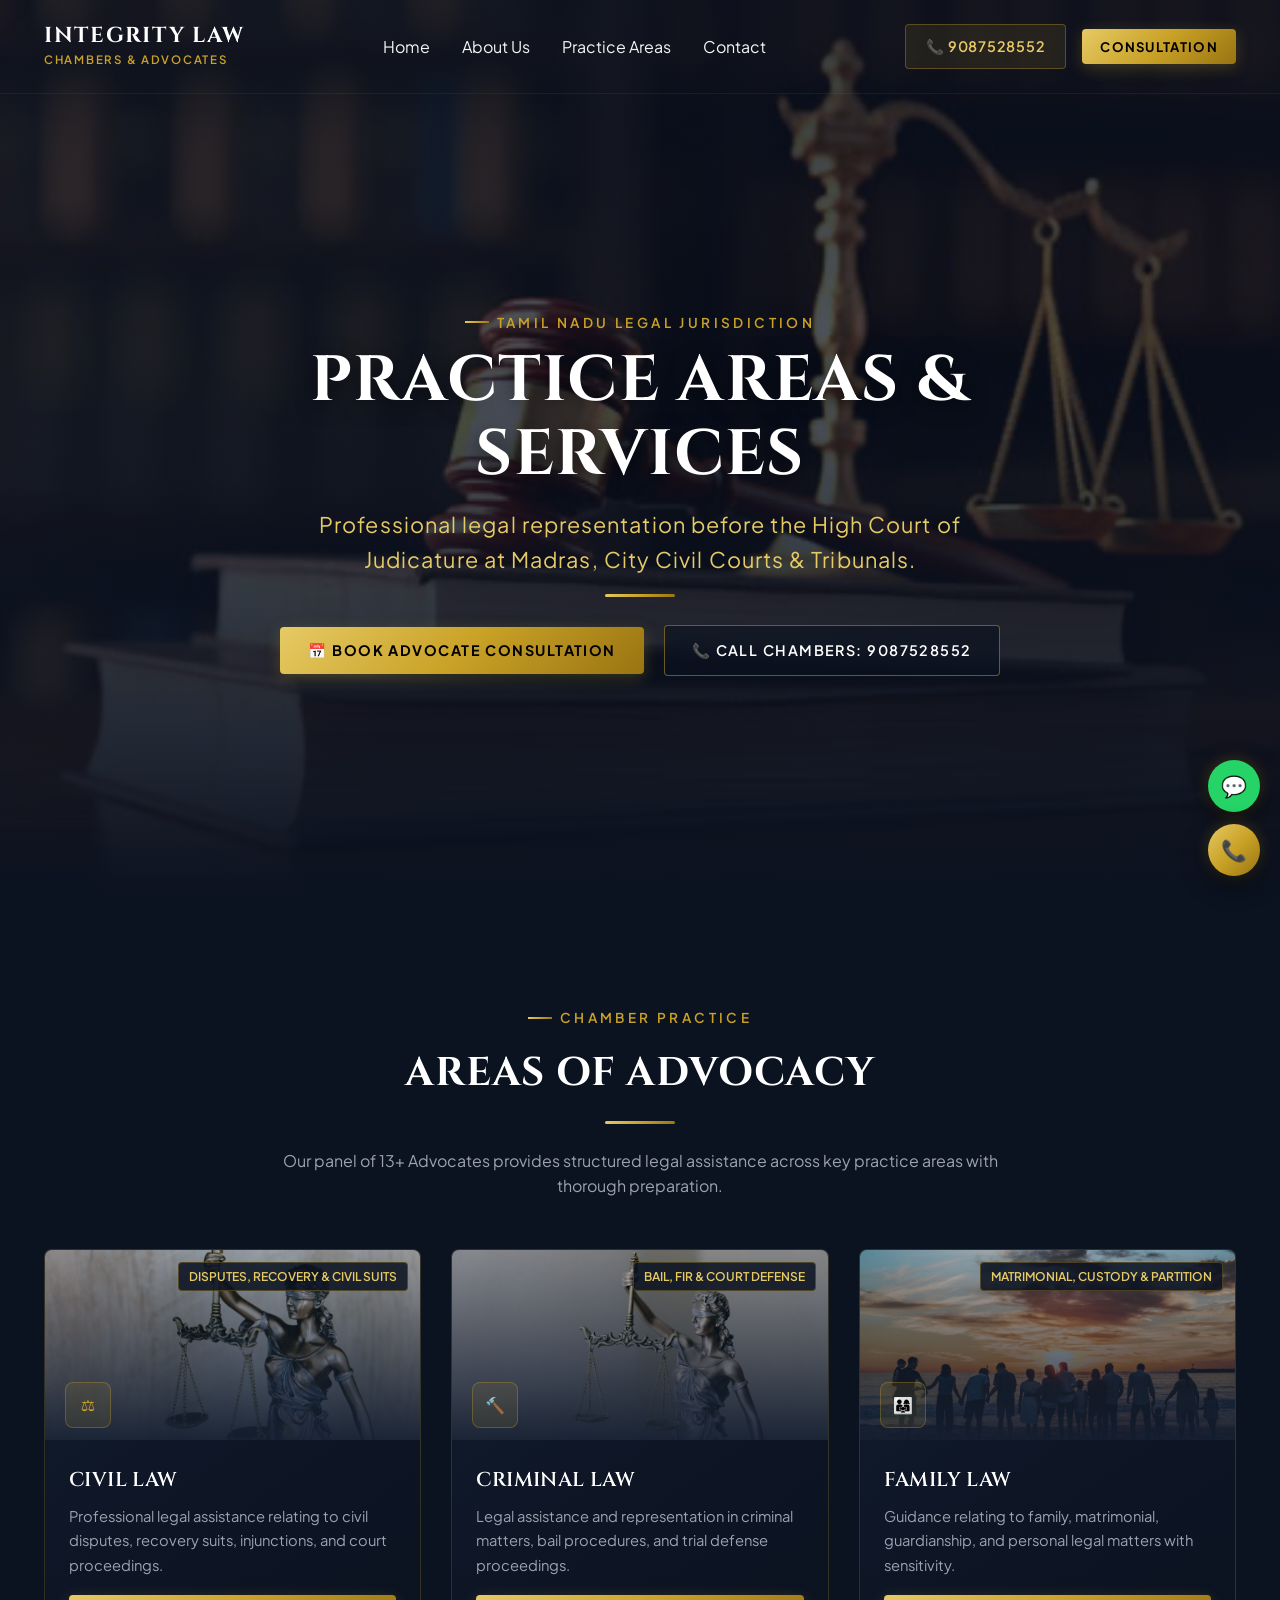
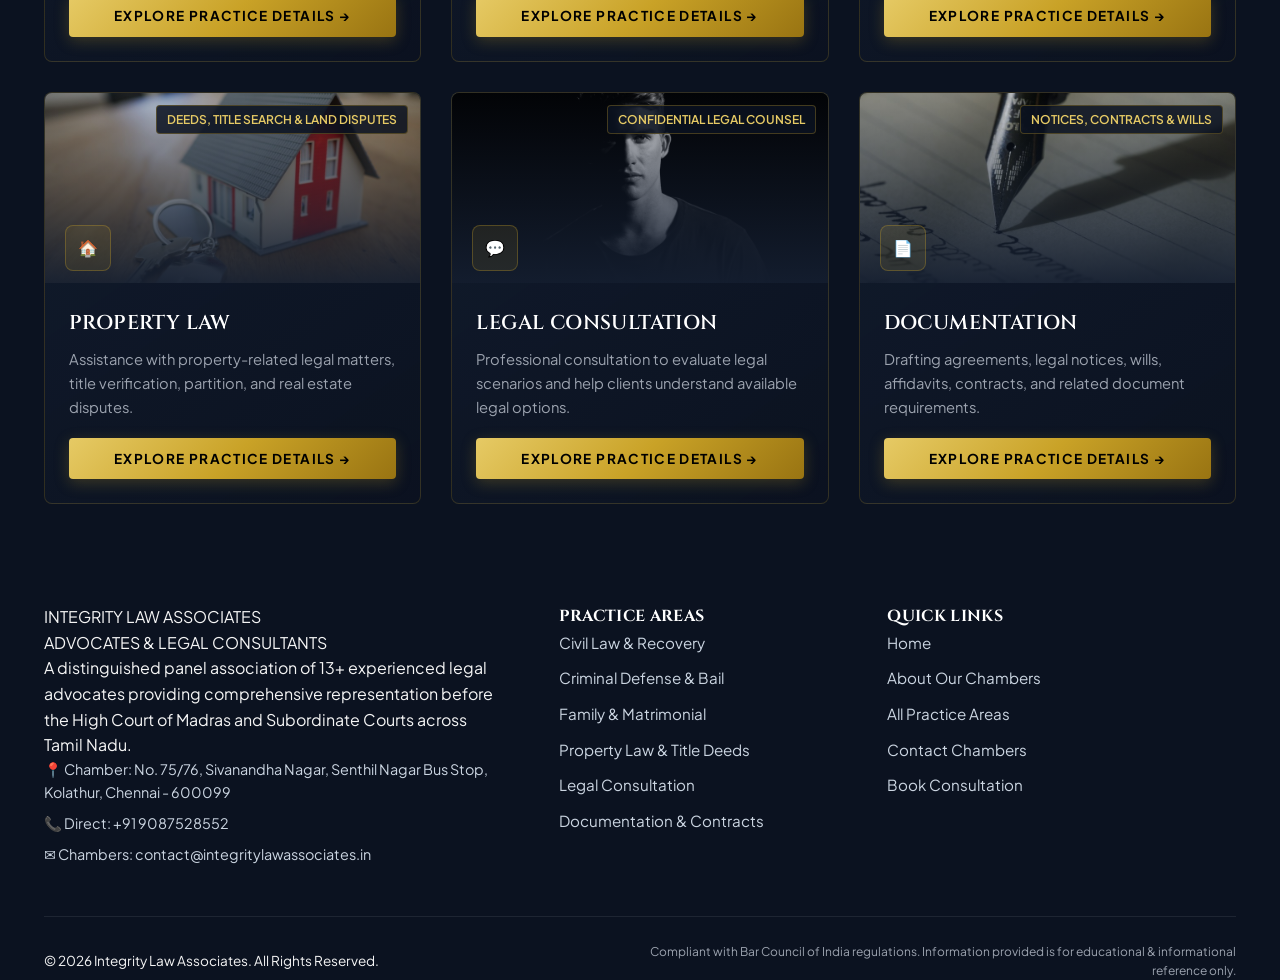
<file: practice-areas.html>
<!DOCTYPE html>
<html lang="en">
<head>
  <meta charset="UTF-8">
  <meta name="viewport" content="width=device-width, initial-scale=1.0">
  <title>Practice Areas | Integrity Law Associates</title>
  <meta name="description" content="Integrity Law Associates - Panel of 13+ Senior Advocates & Legal Counsel in Chennai, Tamil Nadu.">
  <link rel="preconnect" href="https://fonts.googleapis.com">
  <link rel="preconnect" href="https://fonts.gstatic.com" crossorigin>
  <link href="https://fonts.googleapis.com/css2?family=Cinzel:wght@600;700;800&family=Plus+Jakarta+Sans:wght@300;400;500;600;700&display=swap" rel="stylesheet">
  <link rel="stylesheet" href="style.css">
</head>
<body>
  
  <nav class="navbar">
    <div class="container nav-container">
      <a href="index.html" class="brand-logo">
        <span class="brand-title">INTEGRITY LAW</span>
        <span class="brand-sub">CHAMBERS & ADVOCATES</span>
      </a>
      <ul class="nav-links">
        <li><a href="index.html">Home</a></li>
        <li><a href="about.html">About Us</a></li>
        <li><a href="practice-areas.html">Practice Areas</a></li>
        <li><a href="contact.html">Contact</a></li>
      </ul>
      <div style="display:flex;align-items:center;gap:16px;">
        <a href="tel:9087528552" class="phone-badge" style="display:flex;align-items:center;gap:8px;color:#e6ca65;font-size:0.9rem;font-weight:600;">
          📞 9087528552
        </a>
        <button class="btn-primary open-modal-btn" style="padding:9px 18px;font-size:0.82rem;">
          CONSULTATION
        </button>
        <button class="mobile-menu-btn" aria-label="Toggle navigation menu">
          ☰
        </button>
      </div>
    </div>
  </nav>

  <main>
    
  <section class="page-hero">
    <img src="practice-hero.jpg" alt="Practice Areas Hero" class="hero-bg">
    <div class="hero-overlay"></div>
    <div class="container page-hero-content">
      <div class="section-tag">TAMIL NADU LEGAL JURISDICTION</div>
      <h1 class="page-hero-title">PRACTICE AREAS & SERVICES</h1>
      <div class="page-hero-sub">Professional legal representation before the High Court of Judicature at Madras, City Civil Courts & Tribunals.</div>
      <div class="gold-divider center"></div>
      <div class="hero-buttons" style="margin-top:28px;">
        <button class="btn-primary open-modal-btn">📅 BOOK ADVOCATE CONSULTATION</button>
        <a href="tel:9087528552" class="btn-outline">📞 CALL CHAMBERS: 9087528552</a>
      </div>
    </div>
  </section>

  <section class="section-padding" style="background:#0b1220;">
    <div class="container">
      <div style="text-align:center;max-width:720px;margin:0 auto 50px auto;">
        <div class="section-tag" style="justify-content:center;">CHAMBER PRACTICE</div>
        <h2 style="font-size:2.5rem;margin-bottom:12px;">AREAS OF ADVOCACY</h2>
        <div class="gold-divider center"></div>
        <p style="color:#9ca3af;">Our panel of 13+ Advocates provides structured legal assistance across key practice areas with thorough preparation.</p>
      </div>

      <div class="grid-3">
        <!-- 1. Civil Law -->
        <div class="card-law" style="padding:0;overflow:hidden;">
          <div style="position:relative;height:190px;overflow:hidden;">
            <img src="practice-civil.jpg" alt="Civil Law" style="width:100%;height:100%;object-fit:cover;">
            <div style="position:absolute;inset:0;background:linear-gradient(180deg, rgba(11,18,32,0.2) 0%, rgba(20,30,48,0.95) 100%);"></div>
            <div style="position:absolute;top:12px;right:12px;background:rgba(11,18,32,0.85);border:1px solid rgba(201,162,39,0.3);padding:4px 10px;border-radius:4px;font-size:0.75rem;color:#e6ca65;font-weight:600;">DISPUTES, RECOVERY & CIVIL SUITS</div>
            <div class="card-icon" style="position:absolute;bottom:12px;left:20px;margin:0;width:46px;height:46px;">⚖️</div>
          </div>
          <div style="padding:24px;">
            <h3 class="card-title" style="font-size:1.25rem;margin-bottom:8px;">CIVIL LAW</h3>
            <p class="card-desc" style="margin-bottom:18px;font-size:0.92rem;">Professional legal assistance relating to civil disputes, recovery suits, injunctions, and court proceedings.</p>
            <a href="civil-law.html" class="btn-primary" style="width:100%;justify-content:center;font-size:0.85rem;padding:10px 16px;">EXPLORE PRACTICE DETAILS →</a>
          </div>
        </div>

        <!-- 2. Criminal Law -->
        <div class="card-law" style="padding:0;overflow:hidden;">
          <div style="position:relative;height:190px;overflow:hidden;">
            <img src="practice-criminal.jpg" alt="Criminal Law" style="width:100%;height:100%;object-fit:cover;">
            <div style="position:absolute;inset:0;background:linear-gradient(180deg, rgba(11,18,32,0.2) 0%, rgba(20,30,48,0.95) 100%);"></div>
            <div style="position:absolute;top:12px;right:12px;background:rgba(11,18,32,0.85);border:1px solid rgba(201,162,39,0.3);padding:4px 10px;border-radius:4px;font-size:0.75rem;color:#e6ca65;font-weight:600;">BAIL, FIR & COURT DEFENSE</div>
            <div class="card-icon" style="position:absolute;bottom:12px;left:20px;margin:0;width:46px;height:46px;">🔨</div>
          </div>
          <div style="padding:24px;">
            <h3 class="card-title" style="font-size:1.25rem;margin-bottom:8px;">CRIMINAL LAW</h3>
            <p class="card-desc" style="margin-bottom:18px;font-size:0.92rem;">Legal assistance and representation in criminal matters, bail procedures, and trial defense proceedings.</p>
            <a href="criminal-law.html" class="btn-primary" style="width:100%;justify-content:center;font-size:0.85rem;padding:10px 16px;">EXPLORE PRACTICE DETAILS →</a>
          </div>
        </div>

        <!-- 3. Family Law -->
        <div class="card-law" style="padding:0;overflow:hidden;">
          <div style="position:relative;height:190px;overflow:hidden;">
            <img src="practice-family.jpg" alt="Family Law" style="width:100%;height:100%;object-fit:cover;">
            <div style="position:absolute;inset:0;background:linear-gradient(180deg, rgba(11,18,32,0.2) 0%, rgba(20,30,48,0.95) 100%);"></div>
            <div style="position:absolute;top:12px;right:12px;background:rgba(11,18,32,0.85);border:1px solid rgba(201,162,39,0.3);padding:4px 10px;border-radius:4px;font-size:0.75rem;color:#e6ca65;font-weight:600;">MATRIMONIAL, CUSTODY & PARTITION</div>
            <div class="card-icon" style="position:absolute;bottom:12px;left:20px;margin:0;width:46px;height:46px;">👨‍👩‍👧</div>
          </div>
          <div style="padding:24px;">
            <h3 class="card-title" style="font-size:1.25rem;margin-bottom:8px;">FAMILY LAW</h3>
            <p class="card-desc" style="margin-bottom:18px;font-size:0.92rem;">Guidance relating to family, matrimonial, guardianship, and personal legal matters with sensitivity.</p>
            <a href="family-law.html" class="btn-primary" style="width:100%;justify-content:center;font-size:0.85rem;padding:10px 16px;">EXPLORE PRACTICE DETAILS →</a>
          </div>
        </div>

        <!-- 4. Property Law -->
        <div class="card-law" style="padding:0;overflow:hidden;">
          <div style="position:relative;height:190px;overflow:hidden;">
            <img src="practice-property.jpg" alt="Property Law" style="width:100%;height:100%;object-fit:cover;">
            <div style="position:absolute;inset:0;background:linear-gradient(180deg, rgba(11,18,32,0.2) 0%, rgba(20,30,48,0.95) 100%);"></div>
            <div style="position:absolute;top:12px;right:12px;background:rgba(11,18,32,0.85);border:1px solid rgba(201,162,39,0.3);padding:4px 10px;border-radius:4px;font-size:0.75rem;color:#e6ca65;font-weight:600;">DEEDS, TITLE SEARCH & LAND DISPUTES</div>
            <div class="card-icon" style="position:absolute;bottom:12px;left:20px;margin:0;width:46px;height:46px;">🏠</div>
          </div>
          <div style="padding:24px;">
            <h3 class="card-title" style="font-size:1.25rem;margin-bottom:8px;">PROPERTY LAW</h3>
            <p class="card-desc" style="margin-bottom:18px;font-size:0.92rem;">Assistance with property-related legal matters, title verification, partition, and real estate disputes.</p>
            <a href="property-law.html" class="btn-primary" style="width:100%;justify-content:center;font-size:0.85rem;padding:10px 16px;">EXPLORE PRACTICE DETAILS →</a>
          </div>
        </div>

        <!-- 5. Legal Consultation -->
        <div class="card-law" style="padding:0;overflow:hidden;">
          <div style="position:relative;height:190px;overflow:hidden;">
            <img src="practice-consultation.jpg" alt="Legal Consultation" style="width:100%;height:100%;object-fit:cover;">
            <div style="position:absolute;inset:0;background:linear-gradient(180deg, rgba(11,18,32,0.2) 0%, rgba(20,30,48,0.95) 100%);"></div>
            <div style="position:absolute;top:12px;right:12px;background:rgba(11,18,32,0.85);border:1px solid rgba(201,162,39,0.3);padding:4px 10px;border-radius:4px;font-size:0.75rem;color:#e6ca65;font-weight:600;">CONFIDENTIAL LEGAL COUNSEL</div>
            <div class="card-icon" style="position:absolute;bottom:12px;left:20px;margin:0;width:46px;height:46px;">💬</div>
          </div>
          <div style="padding:24px;">
            <h3 class="card-title" style="font-size:1.25rem;margin-bottom:8px;">LEGAL CONSULTATION</h3>
            <p class="card-desc" style="margin-bottom:18px;font-size:0.92rem;">Professional consultation to evaluate legal scenarios and help clients understand available legal options.</p>
            <a href="legal-consultation.html" class="btn-primary" style="width:100%;justify-content:center;font-size:0.85rem;padding:10px 16px;">EXPLORE PRACTICE DETAILS →</a>
          </div>
        </div>

        <!-- 6. Documentation -->
        <div class="card-law" style="padding:0;overflow:hidden;">
          <div style="position:relative;height:190px;overflow:hidden;">
            <img src="practice-documentation.jpg" alt="Documentation & Legal Assistance" style="width:100%;height:100%;object-fit:cover;">
            <div style="position:absolute;inset:0;background:linear-gradient(180deg, rgba(11,18,32,0.2) 0%, rgba(20,30,48,0.95) 100%);"></div>
            <div style="position:absolute;top:12px;right:12px;background:rgba(11,18,32,0.85);border:1px solid rgba(201,162,39,0.3);padding:4px 10px;border-radius:4px;font-size:0.75rem;color:#e6ca65;font-weight:600;">NOTICES, CONTRACTS & WILLS</div>
            <div class="card-icon" style="position:absolute;bottom:12px;left:20px;margin:0;width:46px;height:46px;">📄</div>
          </div>
          <div style="padding:24px;">
            <h3 class="card-title" style="font-size:1.25rem;margin-bottom:8px;">DOCUMENTATION</h3>
            <p class="card-desc" style="margin-bottom:18px;font-size:0.92rem;">Drafting agreements, legal notices, wills, affidavits, contracts, and related document requirements.</p>
            <a href="documentation.html" class="btn-primary" style="width:100%;justify-content:center;font-size:0.85rem;padding:10px 16px;">EXPLORE PRACTICE DETAILS →</a>
          </div>
        </div>
      </div>
    </div>
  </section>

  </main>
  
  <footer class="footer-main">
    <div class="container">
      <div class="footer-grid">
        <div>
          <div class="footer-brand-title">INTEGRITY LAW ASSOCIATES</div>
          <div class="footer-brand-sub">ADVOCATES & LEGAL CONSULTANTS</div>
          <p class="footer-desc">
            A distinguished panel association of 13+ experienced legal advocates providing comprehensive representation before the High Court of Madras and Subordinate Courts across Tamil Nadu.
          </p>
          <div style="display:flex;flex-direction:column;gap:8px;font-size:0.9rem;color:#cbd5e1;">
            <div>📍 Chamber: No. 75/76, Sivanandha Nagar, Senthil Nagar Bus Stop, Kolathur, Chennai - 600099</div>
            <div>📞 Direct: +91 9087528552</div>
            <div>✉️ Chambers: contact@integritylawassociates.in</div>
          </div>
        </div>

        <div>
          <h4 class="footer-heading">PRACTICE AREAS</h4>
          <ul class="footer-links">
            <li><a href="civil-law.html">Civil Law & Recovery</a></li>
            <li><a href="criminal-law.html">Criminal Defense & Bail</a></li>
            <li><a href="family-law.html">Family & Matrimonial</a></li>
            <li><a href="property-law.html">Property Law & Title Deeds</a></li>
            <li><a href="legal-consultation.html">Legal Consultation</a></li>
            <li><a href="documentation.html">Documentation & Contracts</a></li>
          </ul>
        </div>

        <div>
          <h4 class="footer-heading">QUICK LINKS</h4>
          <ul class="footer-links">
            <li><a href="index.html">Home</a></li>
            <li><a href="about.html">About Our Chambers</a></li>
            <li><a href="practice-areas.html">All Practice Areas</a></li>
            <li><a href="contact.html">Contact Chambers</a></li>
            <li><a href="#" class="open-modal-btn">Book Consultation</a></li>
          </ul>
        </div>
      </div>

      <div class="footer-bottom">
        <div>© 2026 Integrity Law Associates. All Rights Reserved.</div>
        <div style="color:#9ca3af;font-size:0.75rem;max-width:600px;text-align:right;">
          Compliant with Bar Council of India regulations. Information provided is for educational & informational reference only.
        </div>
      </div>
    </div>
  </footer>

  <!-- Floating Quick Actions -->
  <div class="floating-actions">
    <a href="https://wa.me/919087528552?text=Hello%20Integrity%20Law%20Associates,%20I%20would%20like%20to%20inquire%20about%20legal%20consultation." target="_blank" rel="noopener" class="floating-btn btn-whatsapp-float" title="Chat on WhatsApp">
      💬
    </a>
    <a href="tel:9087528552" class="floating-btn btn-call-float" title="Call Chambers">
      📞
    </a>
  </div>

  <!-- Consultation Modal -->
  <div id="consultationModal" class="modal-backdrop" style="display:none;">
    <div class="modal-content">
      <button class="modal-close">&times;</button>
      <div class="section-tag">DIRECT ADVOCATE APPOINTMENT</div>
      <h3 style="font-size:1.6rem;color:#fff;margin-bottom:8px;">Book Legal Consultation</h3>
      <p style="color:#9ca3af;font-size:0.9rem;margin-bottom:24px;">
        Schedule a confidential case assessment with our senior panel of advocates in Chennai.
      </p>

      <form id="consultationForm">
        <div style="margin-bottom:16px;">
          <label style="display:block;font-size:0.85rem;color:#cbd5e1;margin-bottom:6px;">FULL NAME *</label>
          <input type="text" name="fullName" required placeholder="Enter your full name" style="width:100%;padding:12px 14px;background:#0b1220;border:1px solid rgba(201,162,39,0.3);color:#fff;border-radius:4px;">
        </div>
        <div style="margin-bottom:16px;">
          <label style="display:block;font-size:0.85rem;color:#cbd5e1;margin-bottom:6px;">PHONE NUMBER *</label>
          <input type="tel" name="phone" required placeholder="Your 10-digit mobile number" style="width:100%;padding:12px 14px;background:#0b1220;border:1px solid rgba(201,162,39,0.3);color:#fff;border-radius:4px;">
        </div>
        <div style="margin-bottom:16px;">
          <label style="display:block;font-size:0.85rem;color:#cbd5e1;margin-bottom:6px;">PRACTICE AREA *</label>
          <select name="practiceArea" style="width:100%;padding:12px 14px;background:#0b1220;border:1px solid rgba(201,162,39,0.3);color:#fff;border-radius:4px;">
            <option value="Civil Law & Property Disputes">Civil Law & Property Disputes</option>
            <option value="Criminal Law & Bail Matters">Criminal Law & Bail Matters</option>
            <option value="Family & Matrimonial Disputes">Family & Matrimonial Disputes</option>
            <option value="Property Verification & Land Litigation">Property Verification & Land Litigation</option>
            <option value="Direct Legal Consultation">Direct Legal Consultation</option>
            <option value="Documentation & Agreement Drafting">Documentation & Agreement Drafting</option>
          </select>
        </div>
        <div style="margin-bottom:24px;">
          <label style="display:block;font-size:0.85rem;color:#cbd5e1;margin-bottom:6px;">BRIEF SUMMARY OF LEGAL MATTER</label>
          <textarea name="summary" rows="3" placeholder="Briefly describe your situation..." style="width:100%;padding:12px 14px;background:#0b1220;border:1px solid rgba(201,162,39,0.3);color:#fff;border-radius:4px;"></textarea>
        </div>
        <button type="submit" class="btn-primary" style="width:100%;justify-content:center;padding:14px;">
          CONFIRM & PROCEED VIA WHATSAPP / CALL
        </button>
      </form>
    </div>
  </div>

  <script src="script.js"></script>

</body>
</html>
</file>
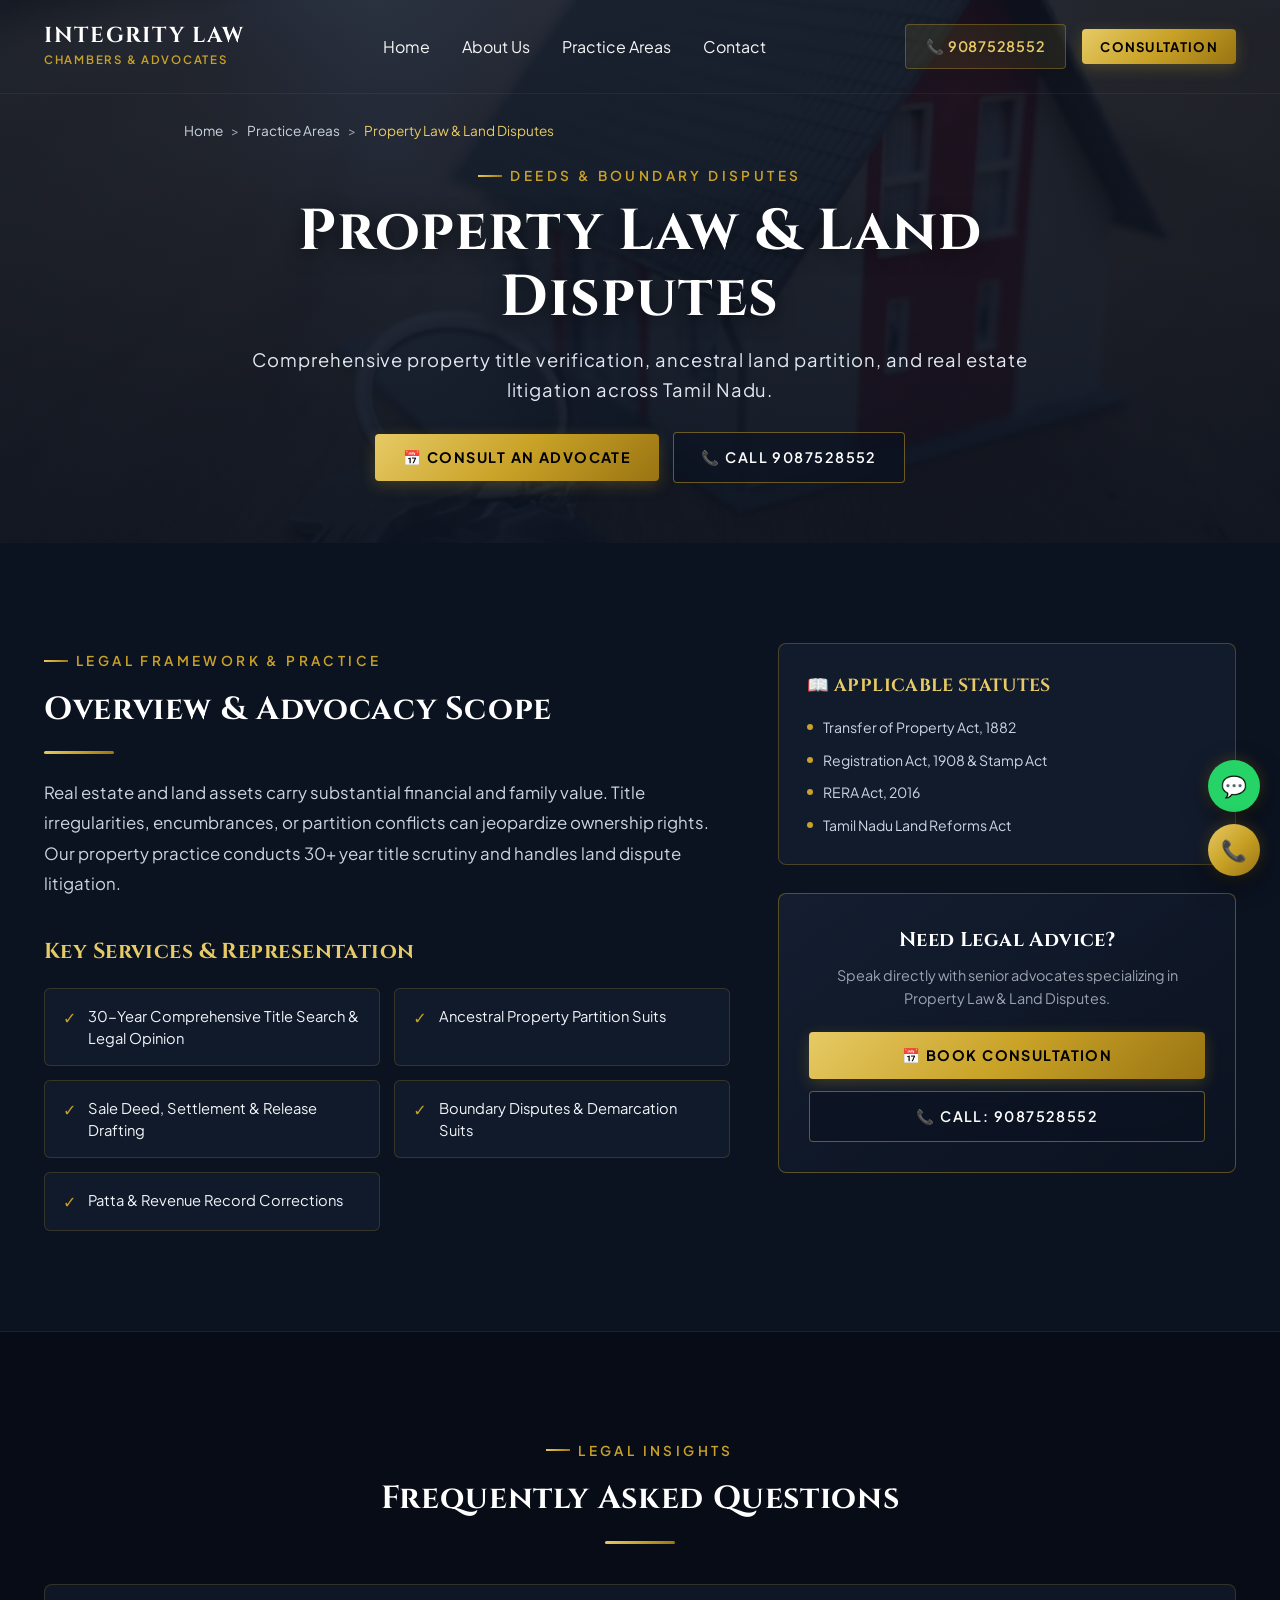
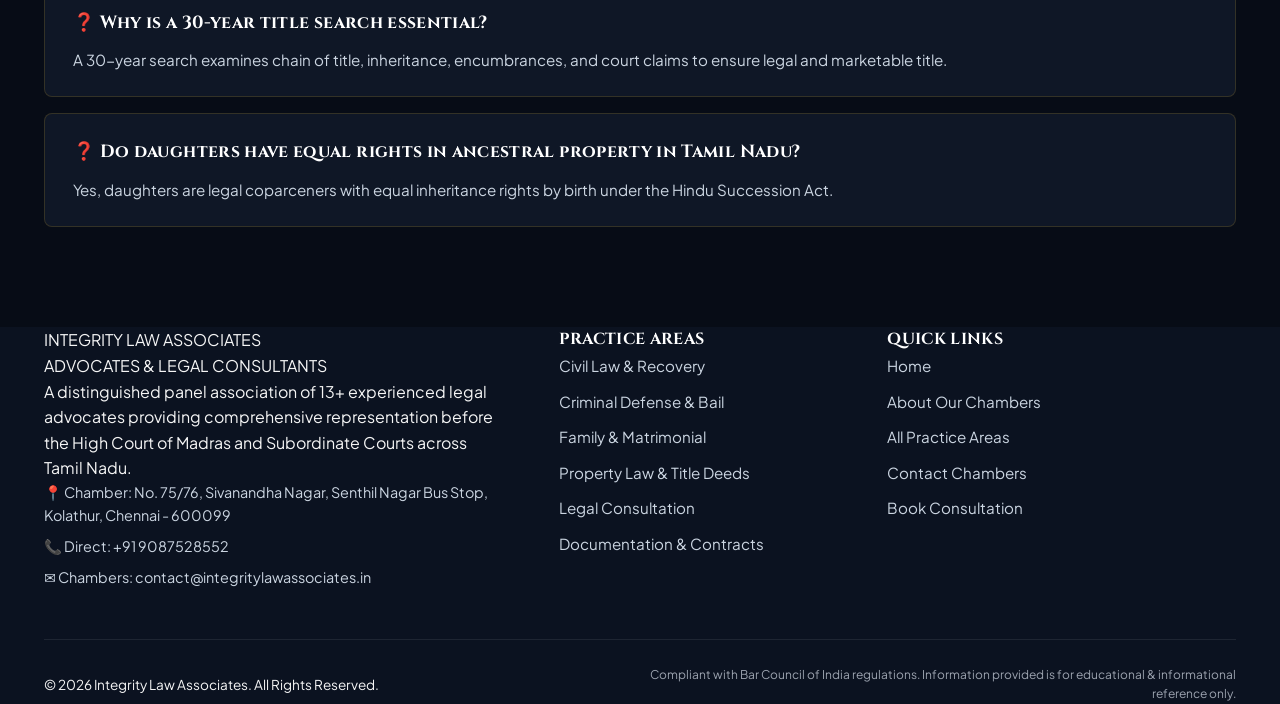
<file: property-law.html>
<!DOCTYPE html>
<html lang="en">
<head>
  <meta charset="UTF-8">
  <meta name="viewport" content="width=device-width, initial-scale=1.0">
  <title>Property Law & Land Disputes | Integrity Law Associates</title>
  <meta name="description" content="Integrity Law Associates - Panel of 13+ Senior Advocates & Legal Counsel in Chennai, Tamil Nadu.">
  <link rel="preconnect" href="https://fonts.googleapis.com">
  <link rel="preconnect" href="https://fonts.gstatic.com" crossorigin>
  <link href="https://fonts.googleapis.com/css2?family=Cinzel:wght@600;700;800&family=Plus+Jakarta+Sans:wght@300;400;500;600;700&display=swap" rel="stylesheet">
  <link rel="stylesheet" href="style.css">
</head>
<body>
  
  <nav class="navbar">
    <div class="container nav-container">
      <a href="index.html" class="brand-logo">
        <span class="brand-title">INTEGRITY LAW</span>
        <span class="brand-sub">CHAMBERS & ADVOCATES</span>
      </a>
      <ul class="nav-links">
        <li><a href="index.html">Home</a></li>
        <li><a href="about.html">About Us</a></li>
        <li><a href="practice-areas.html">Practice Areas</a></li>
        <li><a href="contact.html">Contact</a></li>
      </ul>
      <div style="display:flex;align-items:center;gap:16px;">
        <a href="tel:9087528552" class="phone-badge" style="display:flex;align-items:center;gap:8px;color:#e6ca65;font-size:0.9rem;font-weight:600;">
          📞 9087528552
        </a>
        <button class="btn-primary open-modal-btn" style="padding:9px 18px;font-size:0.82rem;">
          CONSULTATION
        </button>
        <button class="mobile-menu-btn" aria-label="Toggle navigation menu">
          ☰
        </button>
      </div>
    </div>
  </nav>

  <main>
    
    <section class="page-hero" style="min-height:420px;display:flex;align-items:center;">
      <img src="practice-property.jpg" alt="Property Law & Land Disputes" class="hero-bg">
      <div class="hero-overlay" style="background:linear-gradient(180deg, rgba(11,18,32,0.85) 0%, rgba(11,18,32,0.95) 100%);"></div>

      <div class="container page-hero-content" style="position:relative;z-index:3;padding:120px 24px 60px;">
        <div style="display:flex;align-items:center;gap:8px;color:#9ca3af;font-size:0.85rem;margin-bottom:16px;">
          <a href="index.html" style="color:#cbd5e1;">Home</a> &gt; 
          <a href="practice-areas.html" style="color:#cbd5e1;">Practice Areas</a> &gt; 
          <span style="color:#e6ca65;">Property Law & Land Disputes</span>
        </div>

        <div class="section-tag">DEEDS & BOUNDARY DISPUTES</div>
        <h1 class="page-hero-title" style="font-size:clamp(2.2rem, 4.5vw, 3.8rem);margin-bottom:14px;">Property Law & Land Disputes</h1>
        <div class="page-hero-sub" style="max-width:820px;font-size:1.15rem;color:#e2e8f0;line-height:1.6;">Comprehensive property title verification, ancestral land partition, and real estate litigation across Tamil Nadu.</div>

        <div class="hero-buttons" style="margin-top:28px;display:flex;gap:14px;flex-wrap:wrap;">
          <button class="btn-primary open-modal-btn" data-area="Property Law & Land Disputes">📅 CONSULT AN ADVOCATE</button>
          <a href="tel:9087528552" class="btn-outline">📞 CALL 9087528552</a>
        </div>
      </div>
    </section>

    <section class="section-padding" style="background:#0b1220;">
      <div class="container">
        <div style="display:grid;grid-template-columns:1.8fr 1.2fr;gap:48px;align-items:start;">
          <div>
            <div class="section-tag">LEGAL FRAMEWORK & PRACTICE</div>
            <h2 style="font-size:2rem;margin-bottom:16px;">Overview & Advocacy Scope</h2>
            <div class="gold-divider" style="margin-bottom:24px;"></div>
            <p style="color:#cbd5e1;font-size:1.05rem;line-height:1.8;margin-bottom:24px;">Real estate and land assets carry substantial financial and family value. Title irregularities, encumbrances, or partition conflicts can jeopardize ownership rights. Our property practice conducts 30+ year title scrutiny and handles land dispute litigation.</p>

            <h3 style="font-size:1.35rem;color:#e6ca65;margin-top:36px;margin-bottom:18px;">Key Services & Representation</h3>
            <div style="display:grid;grid-template-columns:repeat(auto-fit, minmax(280px, 1fr));gap:14px;">
              
                <div style="background:rgba(20, 30, 48, 0.7);border:1px solid rgba(201, 162, 39, 0.2);border-radius:6px;padding:16px 18px;display:flex;align-items:flex-start;gap:12px;">
                  <span style="color:#c9a227;">✓</span>
                  <span style="font-size:0.92rem;color:#f1f5f9;line-height:1.5;">30-Year Comprehensive Title Search & Legal Opinion</span>
                </div>
              
                <div style="background:rgba(20, 30, 48, 0.7);border:1px solid rgba(201, 162, 39, 0.2);border-radius:6px;padding:16px 18px;display:flex;align-items:flex-start;gap:12px;">
                  <span style="color:#c9a227;">✓</span>
                  <span style="font-size:0.92rem;color:#f1f5f9;line-height:1.5;">Ancestral Property Partition Suits</span>
                </div>
              
                <div style="background:rgba(20, 30, 48, 0.7);border:1px solid rgba(201, 162, 39, 0.2);border-radius:6px;padding:16px 18px;display:flex;align-items:flex-start;gap:12px;">
                  <span style="color:#c9a227;">✓</span>
                  <span style="font-size:0.92rem;color:#f1f5f9;line-height:1.5;">Sale Deed, Settlement & Release Drafting</span>
                </div>
              
                <div style="background:rgba(20, 30, 48, 0.7);border:1px solid rgba(201, 162, 39, 0.2);border-radius:6px;padding:16px 18px;display:flex;align-items:flex-start;gap:12px;">
                  <span style="color:#c9a227;">✓</span>
                  <span style="font-size:0.92rem;color:#f1f5f9;line-height:1.5;">Boundary Disputes & Demarcation Suits</span>
                </div>
              
                <div style="background:rgba(20, 30, 48, 0.7);border:1px solid rgba(201, 162, 39, 0.2);border-radius:6px;padding:16px 18px;display:flex;align-items:flex-start;gap:12px;">
                  <span style="color:#c9a227;">✓</span>
                  <span style="font-size:0.92rem;color:#f1f5f9;line-height:1.5;">Patta & Revenue Record Corrections</span>
                </div>
              
            </div>
          </div>

          <div>
            <div style="background:rgba(20, 30, 48, 0.85);border:1px solid rgba(201, 162, 39, 0.3);border-radius:8px;padding:28px;margin-bottom:28px;">
              <h4 style="font-size:1.1rem;color:#e6ca65;margin-bottom:16px;">📖 APPLICABLE STATUTES</h4>
              <ul style="list-style:none;display:flex;flex-direction:column;gap:10px;">
                
                  <li style="display:flex;align-items:center;gap:10px;font-size:0.88rem;color:#cbd5e1;">
                    <span style="width:6px;height:6px;border-radius:50%;background:#c9a227;"></span>
                    <span>Transfer of Property Act, 1882</span>
                  </li>
                
                  <li style="display:flex;align-items:center;gap:10px;font-size:0.88rem;color:#cbd5e1;">
                    <span style="width:6px;height:6px;border-radius:50%;background:#c9a227;"></span>
                    <span>Registration Act, 1908 & Stamp Act</span>
                  </li>
                
                  <li style="display:flex;align-items:center;gap:10px;font-size:0.88rem;color:#cbd5e1;">
                    <span style="width:6px;height:6px;border-radius:50%;background:#c9a227;"></span>
                    <span>RERA Act, 2016</span>
                  </li>
                
                  <li style="display:flex;align-items:center;gap:10px;font-size:0.88rem;color:#cbd5e1;">
                    <span style="width:6px;height:6px;border-radius:50%;background:#c9a227;"></span>
                    <span>Tamil Nadu Land Reforms Act</span>
                  </li>
                
              </ul>
            </div>

            <div style="background:linear-gradient(145deg, #141e30, #0b1220);border:1px solid rgba(201, 162, 39, 0.4);border-radius:8px;padding:30px;text-align:center;">
              <h4 style="font-size:1.25rem;margin-bottom:8px;">Need Legal Advice?</h4>
              <p style="color:#9ca3af;font-size:0.9rem;line-height:1.6;margin-bottom:22px;">
                Speak directly with senior advocates specializing in Property Law & Land Disputes.
              </p>
              <button class="btn-primary open-modal-btn" style="width:100%;justify-content:center;margin-bottom:12px;">
                📅 BOOK CONSULTATION
              </button>
              <a href="tel:9087528552" class="btn-outline" style="width:100%;justify-content:center;">
                📞 CALL: 9087528552
              </a>
            </div>
          </div>
        </div>
      </div>
    </section>

    <!-- FAQ SECTION -->
    <section class="section-padding" style="background:#070c16;border-top:1px solid rgba(201, 162, 39, 0.15);">
      <div class="container" style="maxWidth:960px;">
        <div style="text-align:center;margin-bottom:40px;">
          <div class="section-tag" style="justify-content:center;">LEGAL INSIGHTS</div>
          <h2 style="font-size:2rem;margin-bottom:10px;">Frequently Asked Questions</h2>
          <div class="gold-divider center"></div>
        </div>
        <div style="display:flex;flex-direction:column;gap:16px;">
          
            <div style="background:rgba(20, 30, 48, 0.65);border:1px solid rgba(201, 162, 39, 0.2);border-radius:8px;padding:24px 28px;">
              <h4 style="font-size:1.1rem;color:#fff;margin-bottom:10px;">❓ Why is a 30-year title search essential?</h4>
              <p style="color:#cbd5e1;font-size:0.95rem;line-height:1.7;">A 30-year search examines chain of title, inheritance, encumbrances, and court claims to ensure legal and marketable title.</p>
            </div>
          
            <div style="background:rgba(20, 30, 48, 0.65);border:1px solid rgba(201, 162, 39, 0.2);border-radius:8px;padding:24px 28px;">
              <h4 style="font-size:1.1rem;color:#fff;margin-bottom:10px;">❓ Do daughters have equal rights in ancestral property in Tamil Nadu?</h4>
              <p style="color:#cbd5e1;font-size:0.95rem;line-height:1.7;">Yes, daughters are legal coparceners with equal inheritance rights by birth under the Hindu Succession Act.</p>
            </div>
          
        </div>
      </div>
    </section>
  
  </main>
  
  <footer class="footer-main">
    <div class="container">
      <div class="footer-grid">
        <div>
          <div class="footer-brand-title">INTEGRITY LAW ASSOCIATES</div>
          <div class="footer-brand-sub">ADVOCATES & LEGAL CONSULTANTS</div>
          <p class="footer-desc">
            A distinguished panel association of 13+ experienced legal advocates providing comprehensive representation before the High Court of Madras and Subordinate Courts across Tamil Nadu.
          </p>
          <div style="display:flex;flex-direction:column;gap:8px;font-size:0.9rem;color:#cbd5e1;">
            <div>📍 Chamber: No. 75/76, Sivanandha Nagar, Senthil Nagar Bus Stop, Kolathur, Chennai - 600099</div>
            <div>📞 Direct: +91 9087528552</div>
            <div>✉️ Chambers: contact@integritylawassociates.in</div>
          </div>
        </div>

        <div>
          <h4 class="footer-heading">PRACTICE AREAS</h4>
          <ul class="footer-links">
            <li><a href="civil-law.html">Civil Law & Recovery</a></li>
            <li><a href="criminal-law.html">Criminal Defense & Bail</a></li>
            <li><a href="family-law.html">Family & Matrimonial</a></li>
            <li><a href="property-law.html">Property Law & Title Deeds</a></li>
            <li><a href="legal-consultation.html">Legal Consultation</a></li>
            <li><a href="documentation.html">Documentation & Contracts</a></li>
          </ul>
        </div>

        <div>
          <h4 class="footer-heading">QUICK LINKS</h4>
          <ul class="footer-links">
            <li><a href="index.html">Home</a></li>
            <li><a href="about.html">About Our Chambers</a></li>
            <li><a href="practice-areas.html">All Practice Areas</a></li>
            <li><a href="contact.html">Contact Chambers</a></li>
            <li><a href="#" class="open-modal-btn">Book Consultation</a></li>
          </ul>
        </div>
      </div>

      <div class="footer-bottom">
        <div>© 2026 Integrity Law Associates. All Rights Reserved.</div>
        <div style="color:#9ca3af;font-size:0.75rem;max-width:600px;text-align:right;">
          Compliant with Bar Council of India regulations. Information provided is for educational & informational reference only.
        </div>
      </div>
    </div>
  </footer>

  <!-- Floating Quick Actions -->
  <div class="floating-actions">
    <a href="https://wa.me/919087528552?text=Hello%20Integrity%20Law%20Associates,%20I%20would%20like%20to%20inquire%20about%20legal%20consultation." target="_blank" rel="noopener" class="floating-btn btn-whatsapp-float" title="Chat on WhatsApp">
      💬
    </a>
    <a href="tel:9087528552" class="floating-btn btn-call-float" title="Call Chambers">
      📞
    </a>
  </div>

  <!-- Consultation Modal -->
  <div id="consultationModal" class="modal-backdrop" style="display:none;">
    <div class="modal-content">
      <button class="modal-close">&times;</button>
      <div class="section-tag">DIRECT ADVOCATE APPOINTMENT</div>
      <h3 style="font-size:1.6rem;color:#fff;margin-bottom:8px;">Book Legal Consultation</h3>
      <p style="color:#9ca3af;font-size:0.9rem;margin-bottom:24px;">
        Schedule a confidential case assessment with our senior panel of advocates in Chennai.
      </p>

      <form id="consultationForm">
        <div style="margin-bottom:16px;">
          <label style="display:block;font-size:0.85rem;color:#cbd5e1;margin-bottom:6px;">FULL NAME *</label>
          <input type="text" name="fullName" required placeholder="Enter your full name" style="width:100%;padding:12px 14px;background:#0b1220;border:1px solid rgba(201,162,39,0.3);color:#fff;border-radius:4px;">
        </div>
        <div style="margin-bottom:16px;">
          <label style="display:block;font-size:0.85rem;color:#cbd5e1;margin-bottom:6px;">PHONE NUMBER *</label>
          <input type="tel" name="phone" required placeholder="Your 10-digit mobile number" style="width:100%;padding:12px 14px;background:#0b1220;border:1px solid rgba(201,162,39,0.3);color:#fff;border-radius:4px;">
        </div>
        <div style="margin-bottom:16px;">
          <label style="display:block;font-size:0.85rem;color:#cbd5e1;margin-bottom:6px;">PRACTICE AREA *</label>
          <select name="practiceArea" style="width:100%;padding:12px 14px;background:#0b1220;border:1px solid rgba(201,162,39,0.3);color:#fff;border-radius:4px;">
            <option value="Civil Law & Property Disputes">Civil Law & Property Disputes</option>
            <option value="Criminal Law & Bail Matters">Criminal Law & Bail Matters</option>
            <option value="Family & Matrimonial Disputes">Family & Matrimonial Disputes</option>
            <option value="Property Verification & Land Litigation">Property Verification & Land Litigation</option>
            <option value="Direct Legal Consultation">Direct Legal Consultation</option>
            <option value="Documentation & Agreement Drafting">Documentation & Agreement Drafting</option>
          </select>
        </div>
        <div style="margin-bottom:24px;">
          <label style="display:block;font-size:0.85rem;color:#cbd5e1;margin-bottom:6px;">BRIEF SUMMARY OF LEGAL MATTER</label>
          <textarea name="summary" rows="3" placeholder="Briefly describe your situation..." style="width:100%;padding:12px 14px;background:#0b1220;border:1px solid rgba(201,162,39,0.3);color:#fff;border-radius:4px;"></textarea>
        </div>
        <button type="submit" class="btn-primary" style="width:100%;justify-content:center;padding:14px;">
          CONFIRM & PROCEED VIA WHATSAPP / CALL
        </button>
      </form>
    </div>
  </div>

  <script src="script.js"></script>

</body>
</html>
</file>
<file: style.css>
:root {
  --color-navy-deep: #0b1220;
  --color-navy-dark: #111827;
  --color-navy-card: #141e30;
  --color-navy-card-hover: #1c2a42;
  --color-navy-light: #1e293b;
  --color-gold: #c9a227;
  --color-gold-light: #e6ca65;
  --color-gold-dark: #997412;
  --color-gold-glow: rgba(201, 162, 39, 0.25);
  --color-white: #ffffff;
  --color-gray-soft: #f5f5f5;
  --color-gray-muted: #9ca3af;
  --color-gray-dark: #374151;

  --font-heading: 'Cinzel', 'Playfair Display', Georgia, serif;
  --font-body: 'Plus Jakarta Sans', system-ui, -apple-system, sans-serif;

  --gradient-gold: linear-gradient(135deg, #e6ca65 0%, #c9a227 50%, #997412 100%);
  --gradient-dark: linear-gradient(180deg, rgba(11, 18, 32, 0.4) 0%, rgba(11, 18, 32, 0.95) 100%);
  --gradient-overlay: linear-gradient(180deg, rgba(11, 18, 32, 0.75) 0%, rgba(11, 18, 32, 0.88) 60%, #0b1220 100%);
  --gradient-card: linear-gradient(145deg, rgba(20, 30, 48, 0.8), rgba(11, 18, 32, 0.9));

  --border-gold-subtle: 1px solid rgba(201, 162, 39, 0.2);
  --border-gold-bright: 1px solid rgba(201, 162, 39, 0.6);
  --shadow-gold: 0 10px 30px -10px rgba(201, 162, 39, 0.3);
  --shadow-dark: 0 20px 40px rgba(0, 0, 0, 0.5);

  --transition-fast: 0.2s ease;
  --transition-normal: 0.3s cubic-bezier(0.16, 1, 0.3, 1);
  --transition-slow: 0.6s cubic-bezier(0.16, 1, 0.3, 1);
}

* {
  box-sizing: border-box;
  margin: 0;
  padding: 0;
}

html {
  scroll-behavior: smooth;
  font-size: 16px;
}

body {
  background-color: var(--color-navy-deep);
  color: var(--color-gray-soft);
  font-family: var(--font-body);
  line-height: 1.6;
  overflow-x: hidden;
  -webkit-font-smoothing: antialiased;
}

a {
  color: inherit;
  text-decoration: none;
  transition: color var(--transition-fast);
}

button {
  font-family: var(--font-body);
  cursor: pointer;
  border: none;
  background: none;
}

/* Scrollbar Styling */
::-webkit-scrollbar {
  width: 10px;
}
::-webkit-scrollbar-track {
  background: var(--color-navy-deep);
}
::-webkit-scrollbar-thumb {
  background: #1e293b;
  border-radius: 5px;
  border: 2px solid var(--color-navy-deep);
}
::-webkit-scrollbar-thumb:hover {
  background: var(--color-gold-dark);
}

/* Global Typography */
h1, h2, h3, h4, .font-serif {
  font-family: var(--font-heading);
  letter-spacing: 0.02em;
  color: var(--color-white);
}

.text-gold {
  color: var(--color-gold);
}

.gold-gradient-text {
  background: var(--gradient-gold);
  -webkit-background-clip: text;
  -webkit-text-fill-color: transparent;
  display: inline-block;
}

.section-tag {
  display: inline-flex;
  align-items: center;
  gap: 8px;
  font-size: 0.85rem;
  letter-spacing: 0.25em;
  text-transform: uppercase;
  color: var(--color-gold);
  font-weight: 600;
  margin-bottom: 12px;
}

.section-tag::before {
  content: '';
  width: 24px;
  height: 2px;
  background: var(--gradient-gold);
  display: inline-block;
}

.gold-divider {
  width: 70px;
  height: 3px;
  background: var(--gradient-gold);
  margin: 16px 0 24px 0;
  border-radius: 2px;
}

.gold-divider.center {
  margin: 16px auto 24px auto;
}

/* Buttons */
.btn-primary {
  display: inline-flex;
  align-items: center;
  justify-content: center;
  gap: 10px;
  background: var(--gradient-gold);
  color: #000;
  font-weight: 700;
  font-size: 0.9rem;
  letter-spacing: 0.1em;
  text-transform: uppercase;
  padding: 14px 28px;
  border-radius: 4px;
  transition: transform var(--transition-normal), box-shadow var(--transition-normal);
  box-shadow: 0 4px 15px rgba(201, 162, 39, 0.25);
  position: relative;
  overflow: hidden;
}

.btn-primary:hover {
  transform: translateY(-2px);
  box-shadow: 0 8px 25px rgba(201, 162, 39, 0.4);
}

.btn-outline {
  display: inline-flex;
  align-items: center;
  justify-content: center;
  gap: 10px;
  background: rgba(11, 18, 32, 0.6);
  color: var(--color-white);
  font-weight: 600;
  font-size: 0.9rem;
  letter-spacing: 0.1em;
  text-transform: uppercase;
  padding: 13px 27px;
  border-radius: 4px;
  border: 1px solid rgba(201, 162, 39, 0.5);
  backdrop-filter: blur(8px);
  transition: all var(--transition-normal);
}

.btn-outline:hover {
  background: rgba(201, 162, 39, 0.15);
  border-color: var(--color-gold);
  color: var(--color-gold-light);
  transform: translateY(-2px);
}

/* Container */
.container {
  max-width: 1240px;
  margin: 0 auto;
  padding: 0 24px;
}

.section-padding {
  padding: 100px 0;
}

@media (max-width: 768px) {
  .section-padding {
    padding: 60px 0;
  }
}

/* NAVBAR */
.navbar {
  position: fixed;
  top: 0;
  left: 0;
  width: 100%;
  z-index: 1000;
  transition: background-color 0.4s ease, backdrop-filter 0.4s ease, border-color 0.4s ease, padding 0.4s ease, box-shadow 0.4s ease;
  padding: 24px 0;
  background: transparent;
  border-bottom: 1px solid rgba(255, 255, 255, 0.05);
}

.navbar.scrolled {
  background: rgba(11, 18, 32, 0.94);
  backdrop-filter: blur(16px);
  padding: 14px 0;
  border-bottom: 1px solid rgba(201, 162, 39, 0.2);
  box-shadow: 0 10px 30px rgba(0, 0, 0, 0.5);
}

.nav-container {
  display: flex;
  align-items: center;
  justify-content: space-between;
}

.brand-logo {
  display: flex;
  flex-direction: column;
}

.brand-title {
  font-family: var(--font-heading);
  font-size: 1.35rem;
  font-weight: 700;
  letter-spacing: 0.08em;
  color: var(--color-white);
  line-height: 1.1;
}

.brand-sub {
  font-size: 0.72rem;
  letter-spacing: 0.15em;
  color: var(--color-gold);
  text-transform: uppercase;
  margin-top: 3px;
  font-weight: 600;
}

.nav-links {
  display: flex;
  align-items: center;
  gap: 32px;
  list-style: none;
}

.nav-link {
  font-size: 0.88rem;
  font-weight: 500;
  letter-spacing: 0.06em;
  text-transform: uppercase;
  color: var(--color-gray-soft);
  position: relative;
  padding: 6px 0;
}

.nav-link:hover, .nav-link.active {
  color: var(--color-gold-light);
}

.nav-link::after {
  content: '';
  position: absolute;
  bottom: 0;
  left: 0;
  width: 0%;
  height: 2px;
  background: var(--gradient-gold);
  transition: width var(--transition-fast);
}

.nav-link:hover::after, .nav-link.active::after {
  width: 100%;
}

.nav-actions {
  display: flex;
  align-items: center;
  gap: 16px;
}

.phone-badge {
  display: flex;
  align-items: center;
  gap: 10px;
  padding: 10px 20px;
  background: rgba(201, 162, 39, 0.1);
  border: 1px solid rgba(201, 162, 39, 0.35);
  border-radius: 4px;
  color: var(--color-gold-light);
  font-weight: 600;
  font-size: 0.85rem;
  letter-spacing: 0.05em;
  transition: all var(--transition-fast);
}

.phone-badge:hover {
  background: var(--color-gold);
  color: #000;
  border-color: var(--color-gold);
}

.mobile-menu-btn {
  display: none;
  color: var(--color-white);
  font-size: 1.5rem;
  padding: 6px;
}

/* HERO SECTION */
.hero-wrapper {
  position: relative;
  min-height: 100vh;
  display: flex;
  align-items: center;
  justify-content: center;
  overflow: hidden;
}

.hero-bg {
  position: absolute;
  top: 0;
  left: 0;
  width: 100%;
  height: 100%;
  object-fit: cover;
  object-position: center;
  transform: scale(1.05);
  animation: heroZoom 25s infinite alternate ease-in-out;
  z-index: 1;
}

@keyframes heroZoom {
  0% { transform: scale(1.05); }
  100% { transform: scale(1.15); }
}

.hero-overlay {
  position: absolute;
  top: 0;
  left: 0;
  width: 100%;
  height: 100%;
  background: linear-gradient(
    180deg,
    rgba(11, 18, 32, 0.82) 0%,
    rgba(11, 18, 32, 0.72) 40%,
    rgba(11, 18, 32, 0.92) 85%,
    #0b1220 100%
  );
  z-index: 2;
}

.hero-content {
  position: relative;
  z-index: 3;
  text-align: center;
  max-width: 900px;
  padding-top: 100px;
}

.hero-heading {
  font-size: clamp(2.4rem, 5vw, 4.2rem);
  font-weight: 700;
  line-height: 1.15;
  margin: 16px 0;
  color: var(--color-white);
  text-shadow: 0 4px 20px rgba(0, 0, 0, 0.6);
}

.hero-subtext {
  font-size: clamp(1rem, 2vw, 1.25rem);
  color: #e2e8f0;
  margin: 20px auto 36px auto;
  max-width: 720px;
  font-weight: 300;
  line-height: 1.7;
}

.hero-buttons {
  display: flex;
  align-items: center;
  justify-content: center;
  gap: 20px;
  flex-wrap: wrap;
}

/* PAGE HERO (Secondary Pages - Full Screen 100vh) */
.page-hero {
  position: relative;
  min-height: 100vh;
  display: flex;
  align-items: center;
  justify-content: center;
  overflow: hidden;
}

.page-hero-content {
  position: relative;
  z-index: 3;
  text-align: center;
  padding-top: 80px;
  max-width: 960px;
}

.page-hero-title {
  font-size: clamp(2.4rem, 5vw, 4.2rem);
  font-weight: 700;
  margin-bottom: 16px;
  line-height: 1.15;
  color: var(--color-white);
  text-shadow: 0 4px 20px rgba(0, 0, 0, 0.6);
}

.page-hero-sub {
  font-size: clamp(1.05rem, 2vw, 1.35rem);
  color: var(--color-gold-light);
  letter-spacing: 0.05em;
  font-weight: 400;
  max-width: 760px;
  margin: 0 auto;
}

/* CARDS & GRIDS */
.grid-3 {
  display: grid;
  grid-template-columns: repeat(3, 1fr);
  gap: 30px;
}

.grid-2 {
  display: grid;
  grid-template-columns: repeat(2, 1fr);
  gap: 40px;
}

.grid-4 {
  display: grid;
  grid-template-columns: repeat(4, 1fr);
  gap: 24px;
}

.card-law {
  background: var(--gradient-card);
  border: var(--border-gold-subtle);
  border-radius: 8px;
  padding: 36px 28px;
  transition: all var(--transition-normal);
  position: relative;
  overflow: hidden;
}

.card-law::before {
  content: '';
  position: absolute;
  top: 0;
  left: 0;
  width: 100%;
  height: 3px;
  background: var(--gradient-gold);
  opacity: 0;
  transition: opacity var(--transition-normal);
}

.card-law:hover {
  transform: translateY(-6px);
  border-color: rgba(201, 162, 39, 0.5);
  box-shadow: 0 20px 40px rgba(0, 0, 0, 0.4), 0 0 25px rgba(201, 162, 39, 0.12);
}

.card-law:hover::before {
  opacity: 1;
}

.card-icon {
  width: 56px;
  height: 56px;
  border-radius: 8px;
  background: rgba(201, 162, 39, 0.1);
  border: 1px solid rgba(201, 162, 39, 0.3);
  display: flex;
  align-items: center;
  justify-content: center;
  color: var(--color-gold);
  margin-bottom: 24px;
  transition: all var(--transition-normal);
}

.card-law:hover .card-icon {
  background: var(--color-gold);
  color: #000;
  transform: scale(1.05);
}

.card-title {
  font-size: 1.3rem;
  font-weight: 600;
  margin-bottom: 14px;
  color: var(--color-white);
}

.card-desc {
  color: var(--color-gray-muted);
  font-size: 0.95rem;
  line-height: 1.65;
}

/* EXPERIENCE / STATS BAR */
.stats-bar {
  background: rgba(17, 24, 39, 0.9);
  border-y: 1px solid rgba(201, 162, 39, 0.2);
  padding: 50px 0;
  position: relative;
  z-index: 10;
  margin-top: -50px;
  backdrop-filter: blur(12px);
  border-radius: 8px;
  box-shadow: var(--shadow-dark);
}

.stats-grid {
  display: grid;
  grid-template-columns: 1.2fr 2fr;
  gap: 40px;
  align-items: center;
}

.stat-main {
  display: flex;
  align-items: center;
  gap: 20px;
  border-right: 1px solid rgba(201, 162, 39, 0.2);
  padding-right: 30px;
}

.stat-num {
  font-family: var(--font-heading);
  font-size: 4rem;
  font-weight: 800;
  color: var(--color-gold);
  line-height: 1;
}

.stat-label {
  font-size: 1.1rem;
  font-weight: 600;
  color: var(--color-white);
  line-height: 1.3;
}

.features-list-inline {
  display: grid;
  grid-template-columns: repeat(2, 1fr);
  gap: 20px;
}

.feature-pill {
  display: flex;
  align-items: center;
  gap: 12px;
  font-size: 0.95rem;
  font-weight: 600;
  color: var(--color-gray-soft);
}

.feature-pill-icon {
  color: var(--color-gold);
  flex-shrink: 0;
}

/* ABOUT ADVOCATE SECTION */
.advocate-section {
  display: grid;
  grid-template-columns: 1fr 1.1fr;
  gap: 60px;
  align-items: center;
}

.advocate-img-wrapper {
  position: relative;
}

.advocate-img-frame {
  position: relative;
  border-radius: 8px;
  overflow: hidden;
  box-shadow: var(--shadow-dark);
  border: 1px solid rgba(201, 162, 39, 0.3);
}

.advocate-img-frame::after {
  content: '';
  position: absolute;
  inset: 0;
  border: 1px solid rgba(201, 162, 39, 0.4);
  margin: 12px;
  border-radius: 4px;
  pointer-events: none;
}

.advocate-img {
  width: 100%;
  height: 520px;
  object-fit: cover;
  display: block;
  transition: transform 0.8s ease;
}

.advocate-img-frame:hover .advocate-img {
  transform: scale(1.03);
}

.advocate-details h2 {
  font-size: 2.2rem;
  margin-bottom: 6px;
}

.advocate-qualification {
  font-size: 1.1rem;
  color: var(--color-gold);
  letter-spacing: 0.15em;
  font-weight: 600;
  margin-bottom: 20px;
}

.advocate-text {
  color: #cbd5e1;
  font-size: 1.05rem;
  line-height: 1.8;
  margin-bottom: 28px;
}

/* APPROACH STEPS */
.approach-grid {
  display: grid;
  grid-template-columns: repeat(4, 1fr);
  gap: 24px;
  margin-top: 40px;
}

.approach-card {
  background: var(--color-navy-card);
  border: var(--border-gold-subtle);
  border-radius: 8px;
  padding: 32px 24px;
  position: relative;
  transition: transform var(--transition-normal);
}

.approach-card:hover {
  transform: translateY(-5px);
  border-color: var(--color-gold);
}

.approach-num {
  font-family: var(--font-heading);
  font-size: 2.5rem;
  font-weight: 800;
  color: rgba(201, 162, 39, 0.3);
  margin-bottom: 12px;
}

.approach-title {
  font-size: 1.2rem;
  font-weight: 600;
  color: var(--color-gold-light);
  margin-bottom: 12px;
}

.approach-desc {
  font-size: 0.9rem;
  color: var(--color-gray-muted);
}

/* CINEMATIC CTA BANNER */
.cta-banner {
  position: relative;
  padding: 90px 0;
  overflow: hidden;
  text-align: center;
  background: var(--color-navy-dark);
  border-y: 1px solid rgba(201, 162, 39, 0.3);
}

.cta-bg {
  position: absolute;
  inset: 0;
  width: 100%;
  height: 100%;
  object-fit: cover;
  opacity: 0.25;
  filter: saturate(0.6);
}

.cta-overlay {
  position: absolute;
  inset: 0;
  background: radial-gradient(circle at center, rgba(11, 18, 32, 0.7) 0%, #0b1220 90%);
}

.cta-content {
  position: relative;
  z-index: 5;
  max-width: 800px;
  margin: 0 auto;
}

.cta-phone-large {
  font-family: var(--font-heading);
  font-size: clamp(1.8rem, 3.5vw, 2.8rem);
  color: var(--color-gold-light);
  margin: 20px 0 32px 0;
  font-weight: 700;
  letter-spacing: 0.05em;
}

/* CONTACT PAGE LAYOUT */
.contact-grid {
  display: grid;
  grid-template-columns: 1fr 1fr;
  gap: 36px;
  align-items: stretch;
}

.contact-card-box {
  background: var(--color-navy-card);
  border: var(--border-gold-subtle);
  border-radius: 8px;
  padding: 36px 28px;
  display: flex;
  flex-direction: column;
  align-items: center;
  text-align: center;
  height: 100%;
  transition: transform var(--transition-normal), border-color var(--transition-normal), box-shadow var(--transition-normal);
}

.contact-card-box:hover {
  transform: translateY(-4px);
  border-color: var(--color-gold);
  box-shadow: 0 12px 30px rgba(201, 162, 39, 0.15);
}

.contact-icon-box {
  width: 54px;
  height: 54px;
  border-radius: 50%;
  background: rgba(201, 162, 39, 0.12);
  border: 1px solid rgba(201, 162, 39, 0.4);
  display: flex;
  align-items: center;
  justify-content: center;
  color: var(--color-gold);
  margin-bottom: 20px;
}

.contact-item-title {
  font-size: 0.82rem;
  letter-spacing: 0.12em;
  text-transform: uppercase;
  color: var(--color-gold);
  margin-bottom: 8px;
  font-weight: 600;
}

.contact-item-value {
  font-size: 1.05rem;
  color: var(--color-white);
  line-height: 1.6;
}

.contact-form-card {
  background: var(--color-navy-card);
  border: var(--border-gold-subtle);
  border-radius: 8px;
  padding: 36px;
  height: 100%;
  display: flex;
  flex-direction: column;
  justify-content: space-between;
}

.contact-map-card {
  background: var(--color-navy-card);
  border: var(--border-gold-subtle);
  border-radius: 8px;
  overflow: hidden;
  display: flex;
  flex-direction: column;
  height: 100%;
  min-height: 480px;
}

.form-group {
  margin-bottom: 18px;
}

.form-label {
  display: block;
  font-size: 0.82rem;
  letter-spacing: 0.08em;
  text-transform: uppercase;
  color: var(--color-gray-soft);
  margin-bottom: 8px;
  font-weight: 600;
}

.form-input, .form-select, .form-textarea {
  width: 100%;
  background: rgba(11, 18, 32, 0.85);
  border: 1px solid rgba(201, 162, 39, 0.3);
  border-radius: 6px;
  padding: 13px 16px;
  color: var(--color-white);
  font-family: var(--font-body);
  font-size: 0.95rem;
  transition: border-color var(--transition-fast), box-shadow var(--transition-fast);
}

.form-input:focus, .form-select:focus, .form-textarea:focus {
  outline: none;
  border-color: var(--color-gold);
  box-shadow: 0 0 14px rgba(201, 162, 39, 0.25);
}

.map-container {
  width: 100%;
  flex: 1;
  min-height: 380px;
  border-radius: 0 0 8px 8px;
  overflow: hidden;
}

.map-iframe {
  width: 100%;
  height: 100%;
  min-height: 380px;
  border: 0;
  filter: grayscale(0.8) invert(0.9) contrast(1.2);
}

/* FOOTER */
.footer {
  background: #070c16;
  border-top: 1px solid rgba(201, 162, 39, 0.2);
  padding: 70px 0 30px 0;
  color: var(--color-gray-muted);
}

.footer-grid {
  display: grid;
  grid-template-columns: 2fr 1.2fr 1.5fr;
  gap: 50px;
  margin-bottom: 50px;
}

.footer-brand {
  font-family: var(--font-heading);
  font-size: 1.5rem;
  color: var(--color-white);
  margin-bottom: 12px;
}

.footer-advocate {
  color: var(--color-gold);
  font-size: 0.9rem;
  letter-spacing: 0.1em;
  font-weight: 600;
  margin-bottom: 16px;
}

.footer-links {
  list-style: none;
}

.footer-links li {
  margin-bottom: 10px;
}

.footer-links a {
  color: #cbd5e1;
  font-size: 0.95rem;
  transition: color var(--transition-fast);
}

.footer-links a:hover {
  color: var(--color-gold);
  padding-left: 4px;
}

.footer-bottom {
  border-top: 1px solid rgba(255, 255, 255, 0.08);
  padding-top: 25px;
  display: flex;
  align-items: center;
  justify-content: space-between;
  flex-wrap: wrap;
  gap: 16px;
  font-size: 0.85rem;
}

/* MODAL */
.modal-backdrop {
  position: fixed;
  inset: 0;
  background: rgba(0, 0, 0, 0.8);
  backdrop-filter: blur(8px);
  z-index: 2000;
  display: flex;
  align-items: center;
  justify-content: center;
  padding: 20px;
}

.modal-content {
  background: var(--color-navy-card);
  border: var(--border-gold-bright);
  border-radius: 8px;
  width: 100%;
  max-width: 540px;
  padding: 36px;
  position: relative;
  box-shadow: 0 25px 50px rgba(0, 0, 0, 0.8), 0 0 30px rgba(201, 162, 39, 0.2);
  animation: modalFadeIn 0.3s ease-out;
}

@keyframes modalFadeIn {
  from { opacity: 0; transform: scale(0.95); }
  to { opacity: 1; transform: scale(1); }
}

.modal-close {
  position: absolute;
  top: 20px;
  right: 20px;
  color: var(--color-gray-muted);
  font-size: 1.5rem;
  transition: color var(--transition-fast);
}

.modal-close:hover {
  color: var(--color-gold);
}

/* FLOATING QUICK ACTIONS */
.floating-actions {
  position: fixed;
  bottom: 24px;
  right: 20px;
  z-index: 900;
  display: flex;
  flex-direction: column;
  gap: 12px;
}

.floating-btn {
  width: 52px;
  height: 52px;
  border-radius: 50%;
  display: flex;
  align-items: center;
  justify-content: center;
  color: #fff;
  font-size: 1.3rem;
  box-shadow: 0 8px 25px rgba(0, 0, 0, 0.6), 0 0 15px rgba(201, 162, 39, 0.3);
  transition: transform var(--transition-normal);
}

.floating-btn:hover, .floating-btn:active {
  transform: scale(1.1);
}

.btn-whatsapp-float {
  background: #25d366;
}

.btn-call-float {
  background: var(--gradient-gold);
  color: #000;
}

body.menu-open {
  overflow: hidden;
}

.mobile-menu-btn {
  display: none;
  background: rgba(201, 162, 39, 0.15);
  border: 1px solid rgba(201, 162, 39, 0.4);
  color: var(--color-gold-light);
  font-size: 1.4rem;
  width: 44px;
  height: 44px;
  border-radius: 6px;
  align-items: center;
  justify-content: center;
  cursor: pointer;
  transition: all var(--transition-fast);
}

.mobile-menu-btn:hover, .mobile-menu-btn:active {
  background: var(--color-gold);
  color: #000;
}

/* RESPONSIVE DESIGN BREAKPOINTS */
@media (max-width: 1024px) {
  .section-padding {
    padding: 70px 0;
  }
  .stats-grid {
    grid-template-columns: 1fr;
    gap: 30px;
  }
  .stat-main {
    border-right: none;
    border-bottom: 1px solid rgba(201, 162, 39, 0.2);
    padding-right: 0;
    padding-bottom: 24px;
  }
  .advocate-section {
    grid-template-columns: 1fr;
    gap: 40px;
  }
  .grid-3 {
    grid-template-columns: repeat(2, 1fr);
  }
  .approach-grid {
    grid-template-columns: repeat(2, 1fr);
  }
  .contact-grid {
    grid-template-columns: 1fr;
  }
  .footer-grid {
    grid-template-columns: repeat(2, 1fr);
    gap: 36px;
  }
}

@media (max-width: 992px) {
  .nav-container {
    padding: 0 16px;
  }
  
  .mobile-menu-btn {
    display: flex !important;
  }

  .nav-links {
    display: none;
    flex-direction: column;
    position: absolute;
    top: 100%;
    left: 0;
    width: 100%;
    background: rgba(11, 18, 32, 0.98);
    backdrop-filter: blur(24px);
    -webkit-backdrop-filter: blur(24px);
    border-bottom: 2px solid rgba(201, 162, 39, 0.4);
    padding: 20px;
    gap: 12px;
    box-shadow: 0 20px 40px rgba(0, 0, 0, 0.9);
    z-index: 999;
  }

  .nav-links.active {
    display: flex;
    animation: slideDownMenu 0.3s cubic-bezier(0.16, 1, 0.3, 1);
  }

  @keyframes slideDownMenu {
    from { opacity: 0; transform: translateY(-12px); }
    to { opacity: 1; transform: translateY(0); }
  }

  .nav-link {
    font-size: 1rem;
    padding: 12px 16px;
    width: 100%;
    border-bottom: 1px solid rgba(255, 255, 255, 0.05);
    display: block;
    border-radius: 4px;
  }

  .nav-link:hover, .nav-link.active {
    background: rgba(201, 162, 39, 0.12);
  }
}

@media (max-width: 768px) {
  .section-padding {
    padding: 50px 0;
  }

  .container {
    padding: 0 16px;
  }

  .brand-title {
    font-size: 1.15rem;
  }

  .brand-sub {
    font-size: 0.65rem;
  }

  .phone-badge {
    display: none;
  }

  .hero-wrapper, .page-hero {
    min-height: auto;
    padding: 120px 0 60px 0;
  }

  .hero-content, .page-hero-content {
    padding-top: 20px;
  }

  .hero-heading {
    font-size: clamp(2rem, 7vw, 3rem);
  }

  .hero-buttons {
    flex-direction: column;
    width: 100%;
    gap: 14px;
  }

  .hero-buttons .btn-primary, 
  .hero-buttons .btn-outline {
    width: 100%;
    padding: 14px 20px;
  }

  .grid-3, .grid-2, .grid-4, .approach-grid {
    grid-template-columns: 1fr;
    gap: 20px;
  }

  .features-list-inline {
    grid-template-columns: 1fr;
    gap: 12px;
  }

  .advocate-img-frame {
    min-height: auto;
  }

  .advocate-img {
    height: 380px;
  }

  .footer-grid {
    grid-template-columns: 1fr;
    gap: 30px;
  }

  .footer-bottom {
    flex-direction: column;
    text-align: center;
    gap: 12px;
  }

  .modal-content {
    padding: 24px 18px;
    max-height: 90vh;
    overflow-y: auto;
  }

  .modal-close {
    top: 14px;
    right: 14px;
    font-size: 1.8rem;
    padding: 4px 8px;
  }
}

@media (max-width: 480px) {
  .brand-title {
    font-size: 1rem;
  }

  .brand-sub {
    font-size: 0.6rem;
    letter-spacing: 0.1em;
  }

  .open-modal-btn {
    padding: 8px 12px !important;
    font-size: 0.75rem !important;
  }

  .stat-number {
    font-size: 2.5rem;
  }

  .floating-actions {
    bottom: 16px;
    right: 16px;
  }

  .floating-btn {
    width: 46px;
    height: 46px;
    font-size: 1.1rem;
  }

  input[type="text"],
  input[type="tel"],
  input[type="email"],
  select,
  textarea {
    font-size: 16px !important; /* Prevents auto-zoom on iOS safari */
  }
}
</file>
